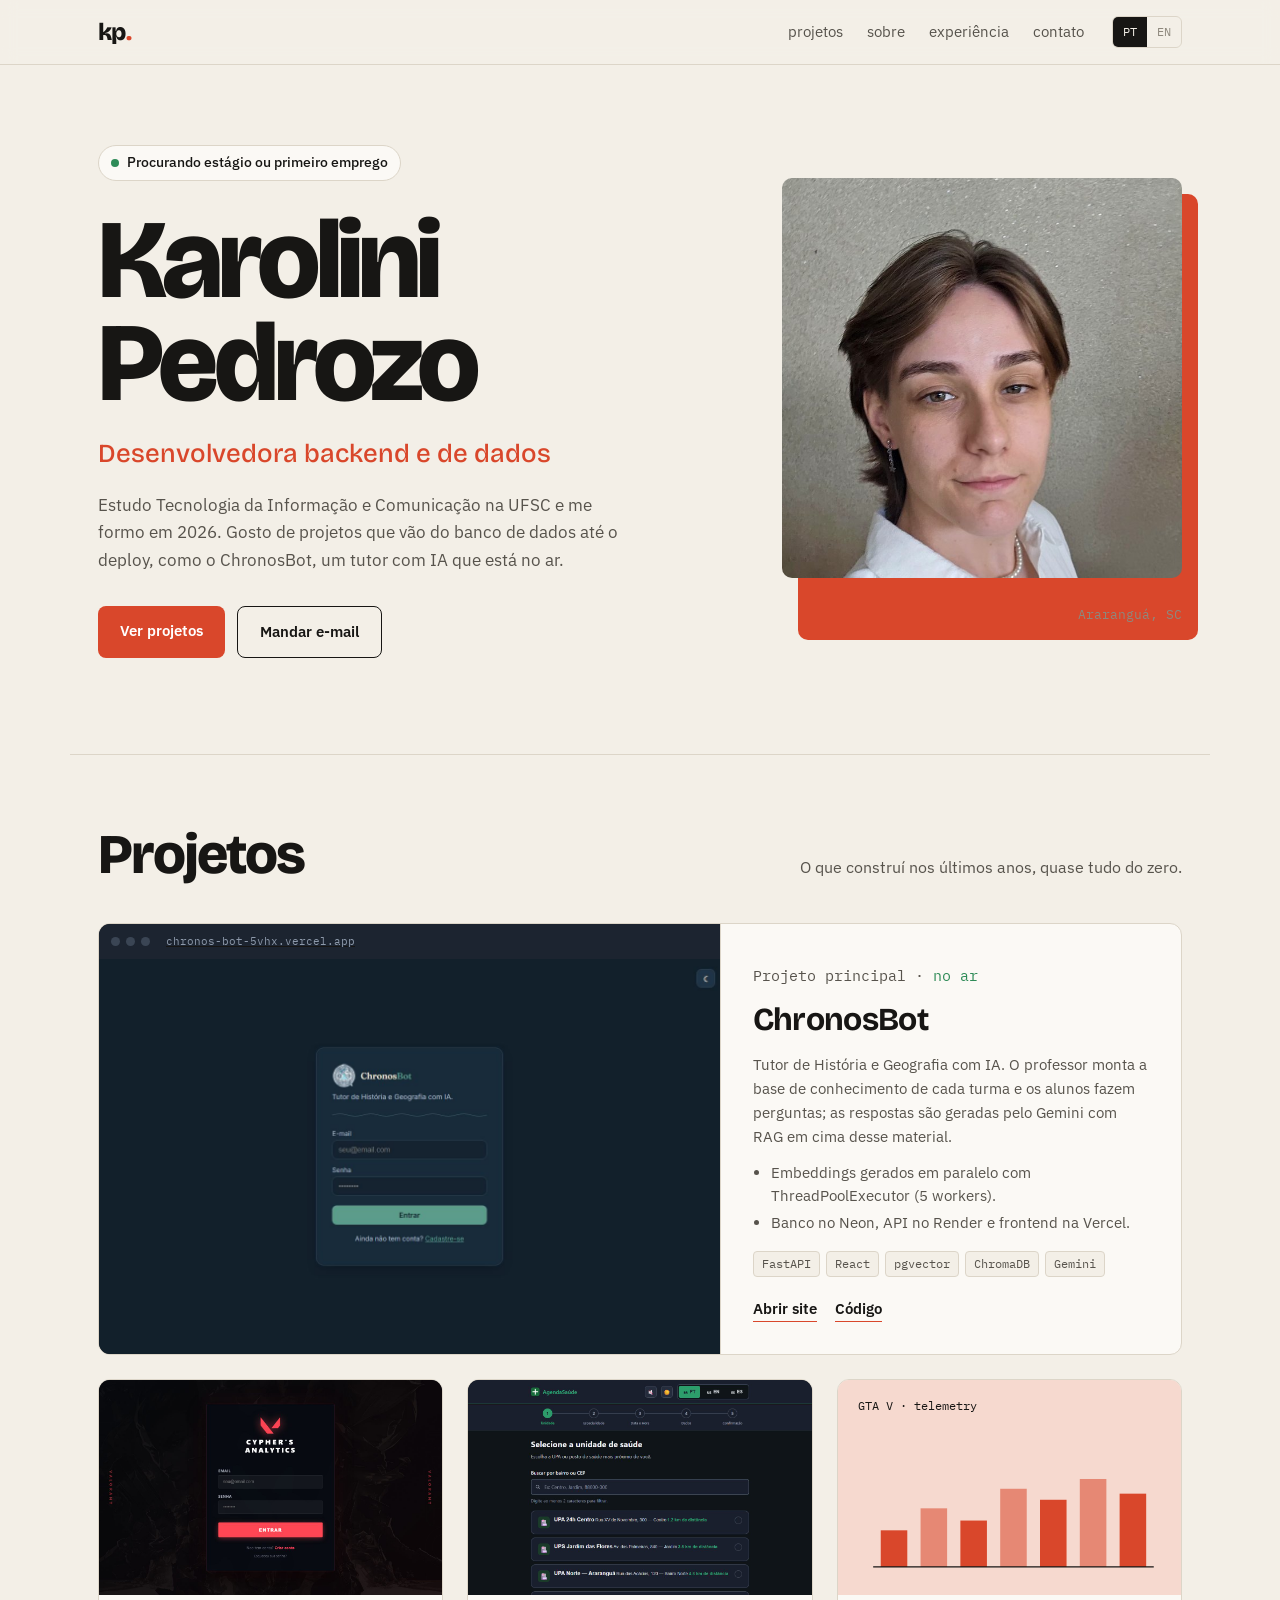
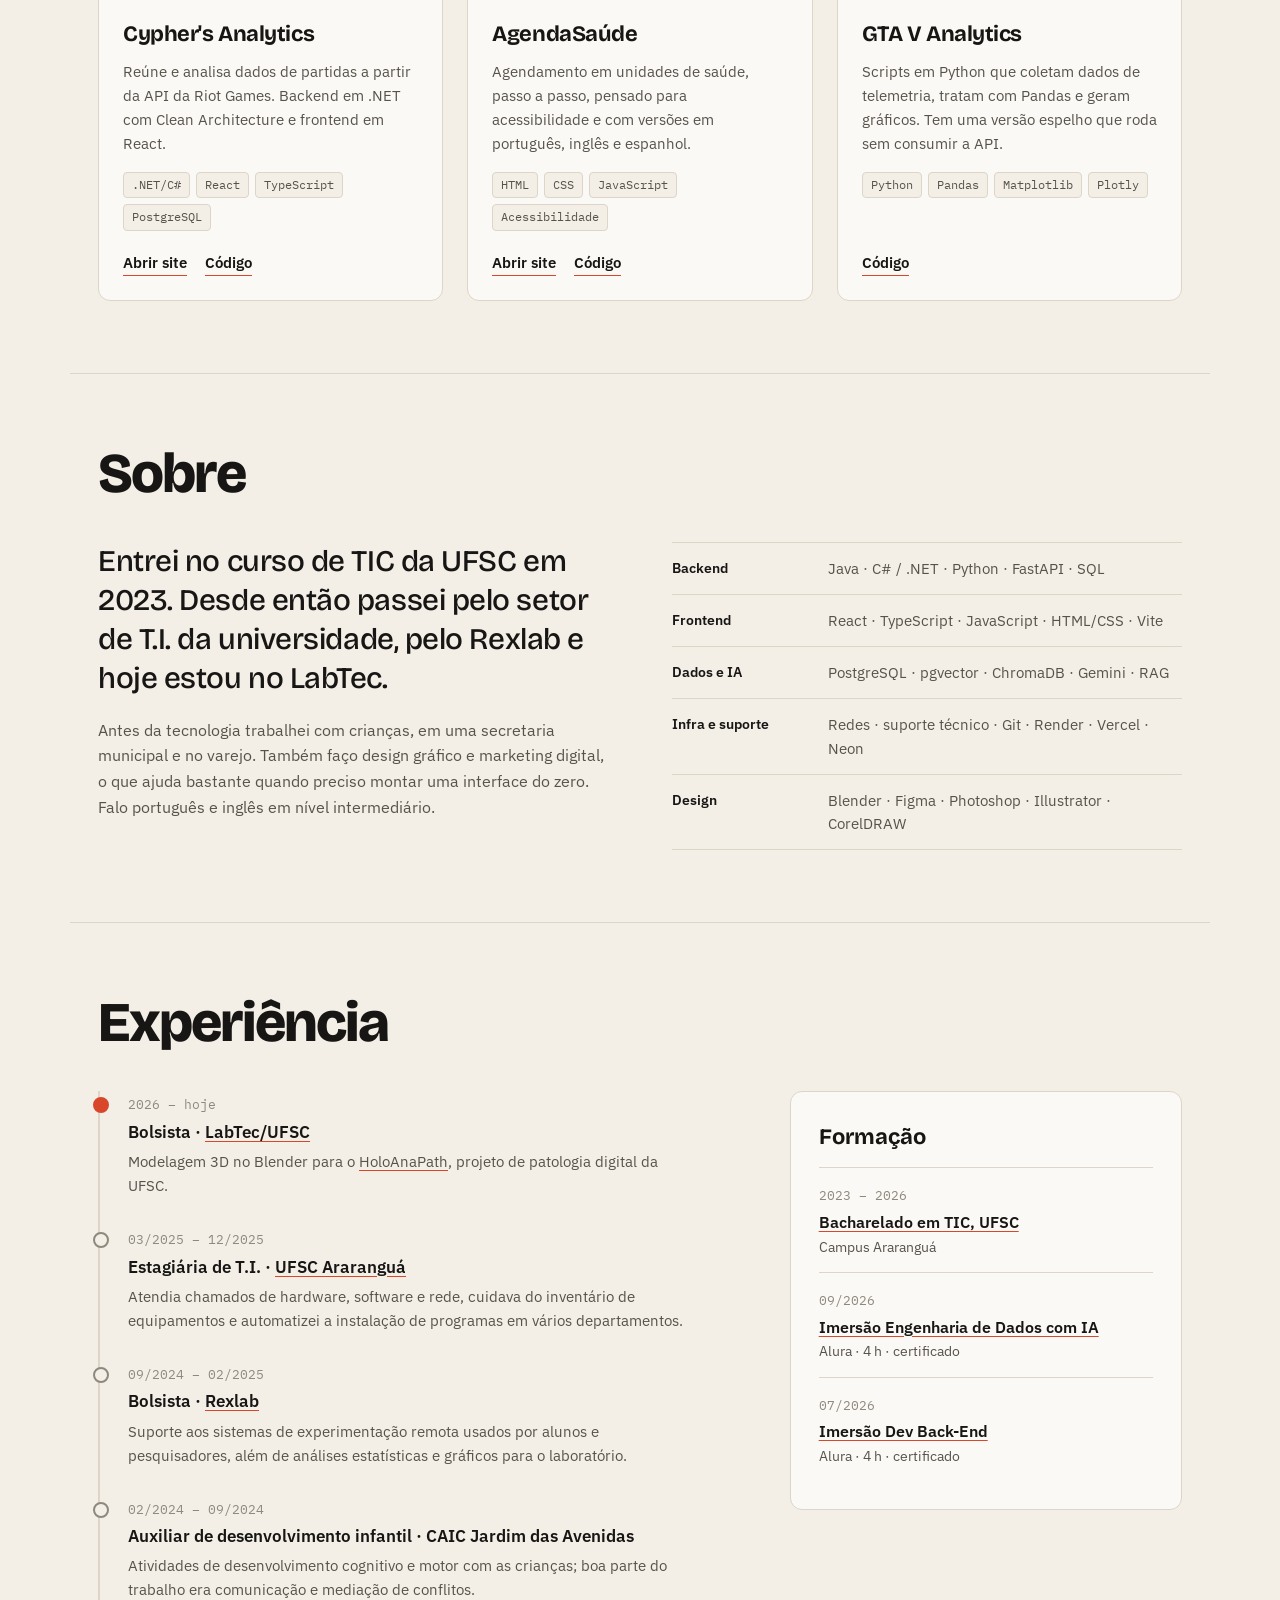
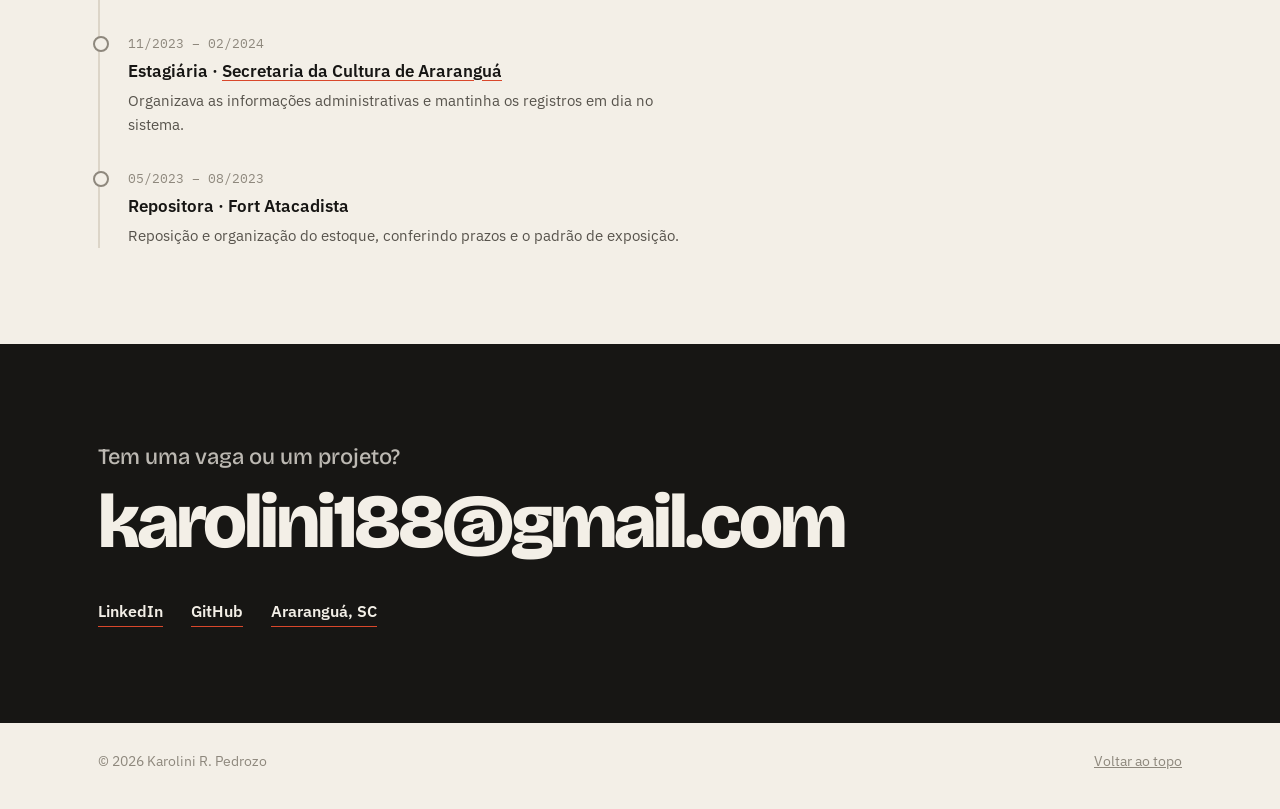
<file: index.html>
<!DOCTYPE html>
<html lang="pt-BR" id="htmlRoot">
<head>
<meta charset="UTF-8">
<meta name="viewport" content="width=device-width, initial-scale=1.0">
<title>Karolini R. Pedrozo · Portfólio</title>
<meta name="description" content="Portfólio de Karolini Ronzani Pedrozo, estudante de TIC na UFSC. Backend, dados e projetos com IA.">
<link rel="preconnect" href="https://fonts.googleapis.com">
<link rel="preconnect" href="https://fonts.gstatic.com" crossorigin>
<link href="https://fonts.googleapis.com/css2?family=Bricolage+Grotesque:opsz,wght@12..96,500;12..96,700;12..96,800&family=IBM+Plex+Sans:wght@400;500;600&family=IBM+Plex+Mono:wght@400;500&display=swap" rel="stylesheet">
<link rel="stylesheet" href="css/style.css">
</head>
<body>

<header class="site-header">
  <div class="wrap header-bar">
    <a class="mark" href="#top" aria-label="Início">kp<span>.</span></a>
    <nav>
      <a href="#projetos" data-i18n="nav.projects">projetos</a>
      <a href="#sobre" data-i18n="nav.about">sobre</a>
      <a href="#experiencia" data-i18n="nav.experience">experiência</a>
      <a href="#contato" data-i18n="nav.contact">contato</a>
    </nav>
    <div class="lang-toggle" role="group" aria-label="Idioma / Language">
      <button id="btnPt" aria-pressed="true">PT</button>
      <button id="btnEn" aria-pressed="false">EN</button>
    </div>
  </div>
</header>

<main id="top">

  <section class="hero wrap">
    <div class="hero-text">
      <p class="status"><span class="dot" aria-hidden="true"></span><span data-i18n="hero.status">Procurando estágio ou primeiro emprego</span></p>
      <h1>Karolini<br>Pedrozo</h1>
      <p class="hero-role" data-i18n="hero.role">Desenvolvedora backend e de dados</p>
      <p class="hero-lead" data-i18n="hero.lead">Estudo Tecnologia da Informação e Comunicação na UFSC e me formo em 2026. Gosto de projetos que vão do banco de dados até o deploy, como o ChronosBot, um tutor com IA que está no ar.</p>
      <div class="hero-actions">
        <a class="btn btn-solid" href="#projetos" data-i18n="hero.cta1">Ver projetos</a>
        <a class="btn btn-line" href="mailto:karolini188@gmail.com" data-i18n="hero.cta2">Mandar e-mail</a>
      </div>
    </div>
    <figure class="hero-photo">
      <img src="img/foto.jpg" alt="Foto de Karolini R. Pedrozo" data-i18n-alt="about.alt" width="700" height="700">
      <figcaption>Araranguá, SC</figcaption>
    </figure>
  </section>

  <section id="projetos" class="wrap block">
    <div class="block-head">
      <h2 data-i18n="projects.h2">Projetos</h2>
      <p data-i18n="projects.p">O que construí nos últimos anos, quase tudo do zero.</p>
    </div>

    <article class="project featured">
      <a class="shot" href="https://chronos-bot-5vhx.vercel.app/" target="_blank" rel="noopener" tabindex="-1" aria-hidden="true">
        <span class="shot-bar"><i></i><i></i><i></i><span>chronos-bot-5vhx.vercel.app</span></span>
        <img src="img/chronos.jpg" alt="" loading="lazy" width="1280" height="800">
      </a>
      <div class="project-body">
        <p class="kicker"><span data-i18n="projects.chronos.kicker">Projeto principal</span> · <span class="live" data-i18n="projects.live">no ar</span></p>
        <h3><a href="https://chronos-bot-5vhx.vercel.app/" target="_blank" rel="noopener">ChronosBot</a></h3>
        <p data-i18n="projects.chronos.desc">Tutor de História e Geografia com IA. O professor monta a base de conhecimento de cada turma e os alunos fazem perguntas; as respostas são geradas pelo Gemini com RAG em cima desse material.</p>
        <ul>
          <li data-i18n="projects.chronos.h1">Embeddings gerados em paralelo com ThreadPoolExecutor (5 workers).</li>
          <li data-i18n="projects.chronos.h2">Banco no Neon, API no Render e frontend na Vercel.</li>
        </ul>
        <div class="tags"><span>FastAPI</span><span>React</span><span>pgvector</span><span>ChromaDB</span><span>Gemini</span></div>
        <div class="project-links">
          <a href="https://chronos-bot-5vhx.vercel.app/" target="_blank" rel="noopener" data-i18n="projects.site">Abrir site</a>
          <a href="https://github.com/KaroliniRPedrozo/ChronosBot" target="_blank" rel="noopener" data-i18n="projects.code">Código</a>
        </div>
      </div>
    </article>

    <div class="project-grid">
      <article class="project">
        <a class="shot" href="https://cyphers-analytics.vercel.app/" target="_blank" rel="noopener" tabindex="-1" aria-hidden="true">
          <img src="img/cyphers.jpg" alt="" loading="lazy" width="1280" height="800">
        </a>
        <div class="project-body">
          <h3><a href="https://cyphers-analytics.vercel.app/" target="_blank" rel="noopener">Cypher's Analytics</a></h3>
          <p data-i18n="projects.cyphers.desc">Reúne e analisa dados de partidas a partir da API da Riot Games. Backend em .NET com Clean Architecture e frontend em React.</p>
          <div class="tags"><span>.NET/C#</span><span>React</span><span>TypeScript</span><span>PostgreSQL</span></div>
          <div class="project-links">
            <a href="https://cyphers-analytics.vercel.app/" target="_blank" rel="noopener" data-i18n="projects.site">Abrir site</a>
            <a href="https://github.com/KaroliniRPedrozo/CyphersAnalytics" target="_blank" rel="noopener" data-i18n="projects.code">Código</a>
          </div>
        </div>
      </article>

      <article class="project">
        <a class="shot" href="https://karolinirpedrozo.github.io/AgendaSaude/" target="_blank" rel="noopener" tabindex="-1" aria-hidden="true">
          <img src="img/agenda.jpg" alt="" loading="lazy" width="1280" height="800">
        </a>
        <div class="project-body">
          <h3><a href="https://karolinirpedrozo.github.io/AgendaSaude/" target="_blank" rel="noopener">AgendaSaúde</a></h3>
          <p data-i18n="projects.agenda.desc">Agendamento em unidades de saúde, passo a passo, pensado para acessibilidade e com versões em português, inglês e espanhol.</p>
          <div class="tags"><span>HTML</span><span>CSS</span><span>JavaScript</span><span data-i18n="projects.agenda.tag">Acessibilidade</span></div>
          <div class="project-links">
            <a href="https://karolinirpedrozo.github.io/AgendaSaude/" target="_blank" rel="noopener" data-i18n="projects.site">Abrir site</a>
            <a href="https://github.com/KaroliniRPedrozo/IHC-Acessibilidade" target="_blank" rel="noopener" data-i18n="projects.code">Código</a>
          </div>
        </div>
      </article>

      <article class="project">
        <a class="shot shot-chart" href="https://github.com/KaroliniRPedrozo/GTA-V-Charts-With-API" target="_blank" rel="noopener" tabindex="-1" aria-hidden="true">
          <svg viewBox="0 0 320 200" preserveAspectRatio="none">
            <g class="bars"><rect x="24" y="120" width="28" height="60"/><rect x="66" y="84" width="28" height="96"/><rect x="108" y="104" width="28" height="76"/><rect x="150" y="52" width="28" height="128"/><rect x="192" y="70" width="28" height="110"/><rect x="234" y="36" width="28" height="144"/><rect x="276" y="60" width="28" height="120"/></g>
            <line x1="16" y1="180" x2="312" y2="180"/>
          </svg>
          <span class="chart-label">GTA V · telemetry</span>
        </a>
        <div class="project-body">
          <h3><a href="https://github.com/KaroliniRPedrozo/GTA-V-Charts-With-API" target="_blank" rel="noopener">GTA V Analytics</a></h3>
          <p data-i18n="projects.gta.desc">Scripts em Python que coletam dados de telemetria, tratam com Pandas e geram gráficos. Tem uma versão espelho que roda sem consumir a API.</p>
          <div class="tags"><span>Python</span><span>Pandas</span><span>Matplotlib</span><span>Plotly</span></div>
          <div class="project-links">
            <a href="https://github.com/KaroliniRPedrozo/GTA-V-Charts-With-API" target="_blank" rel="noopener" data-i18n="projects.code">Código</a>
          </div>
        </div>
      </article>
    </div>
  </section>

  <section id="sobre" class="wrap block about">
    <div class="block-head">
      <h2 data-i18n="about.h2">Sobre</h2>
    </div>
    <div class="about-text">
      <p class="big" data-i18n="about.p1">Entrei no curso de TIC da UFSC em 2023. Desde então passei pelo setor de T.I. da universidade, pelo Rexlab e hoje estou no LabTec.</p>
      <p data-i18n="about.p2">Antes da tecnologia trabalhei com crianças, em uma secretaria municipal e no varejo. Também faço design gráfico e marketing digital, o que ajuda bastante quando preciso montar uma interface do zero. Falo português e inglês em nível intermediário.</p>
    </div>
    <div class="tools">
      <div><h3>Backend</h3><p>Java · C# / .NET · Python · FastAPI · SQL</p></div>
      <div><h3>Frontend</h3><p>React · TypeScript · JavaScript · HTML/CSS · Vite</p></div>
      <div><h3 data-i18n="tools.data">Dados e IA</h3><p>PostgreSQL · pgvector · ChromaDB · Gemini · RAG</p></div>
      <div><h3 data-i18n="tools.infra">Infra e suporte</h3><p data-i18n="tools.infra.v">Redes · suporte técnico · Git · Render · Vercel · Neon</p></div>
      <div><h3>Design</h3><p>Blender · Figma · Photoshop · Illustrator · CorelDRAW</p></div>
    </div>
  </section>

  <section id="experiencia" class="wrap block">
    <div class="block-head">
      <h2 data-i18n="exp.h2">Experiência</h2>
    </div>
    <div class="cv">
      <ol class="entries">
        <li>
          <span class="when" data-i18n="exp.labtec.date">2026 – hoje</span>
          <h3 data-i18n="exp.labtec.title">Bolsista · <a href="https://labtec.ufsc.br/" target="_blank" rel="noopener">LabTec/UFSC</a></h3>
          <p data-i18n="exp.labtec.desc">Modelagem 3D no Blender para o <a href="https://holoanapath.ufsc.br/" target="_blank" rel="noopener">HoloAnaPath</a>, projeto de patologia digital da UFSC.</p>
        </li>
        <li>
          <span class="when">03/2025 – 12/2025</span>
          <h3 data-i18n="exp.ti.title">Estagiária de T.I. · <a href="https://sti.ararangua.ufsc.br/" target="_blank" rel="noopener">UFSC Araranguá</a></h3>
          <p data-i18n="exp.ti.desc">Atendia chamados de hardware, software e rede, cuidava do inventário de equipamentos e automatizei a instalação de programas em vários departamentos.</p>
        </li>
        <li>
          <span class="when">09/2024 – 02/2025</span>
          <h3 data-i18n="exp.rexlab.title">Bolsista · <a href="https://rexlab.ufsc.br/" target="_blank" rel="noopener">Rexlab</a></h3>
          <p data-i18n="exp.rexlab.desc">Suporte aos sistemas de experimentação remota usados por alunos e pesquisadores, além de análises estatísticas e gráficos para o laboratório.</p>
        </li>
        <li>
          <span class="when">02/2024 – 09/2024</span>
          <h3 data-i18n="exp.caic.title">Auxiliar de desenvolvimento infantil · CAIC Jardim das Avenidas</h3>
          <p data-i18n="exp.caic.desc">Atividades de desenvolvimento cognitivo e motor com as crianças; boa parte do trabalho era comunicação e mediação de conflitos.</p>
        </li>
        <li>
          <span class="when">11/2023 – 02/2024</span>
          <h3 data-i18n="exp.cultura.title">Estagiária · <a href="https://ararangua.sc.gov.br/secretaria-de-educacao-cultura-e-esportes-departamento-de-cultura/" target="_blank" rel="noopener">Secretaria da Cultura de Araranguá</a></h3>
          <p data-i18n="exp.cultura.desc">Organizava as informações administrativas e mantinha os registros em dia no sistema.</p>
        </li>
        <li>
          <span class="when">05/2023 – 08/2023</span>
          <h3 data-i18n="exp.fort.title">Repositora · Fort Atacadista</h3>
          <p data-i18n="exp.fort.desc">Reposição e organização do estoque, conferindo prazos e o padrão de exposição.</p>
        </li>
      </ol>

      <aside class="edu">
        <h3 class="edu-title" data-i18n="edu.h2">Formação</h3>
        <div class="edu-item">
          <span class="when">2023 – 2026</span>
          <p class="edu-name"><a href="https://tic.ufsc.br/" target="_blank" rel="noopener" data-i18n="edu.grad.title">Bacharelado em TIC, UFSC</a></p>
          <p class="edu-meta" data-i18n="edu.grad.meta">Campus Araranguá</p>
        </div>
        <div class="edu-item">
          <span class="when">09/2026</span>
          <p class="edu-name"><a href="https://cursos.alura.com.br/immersion/certificate/870fbf79-d404-41a5-aa83-09f646d0f03c" target="_blank" rel="noopener" data-i18n="edu.dados.title">Imersão Engenharia de Dados com IA</a></p>
          <p class="edu-meta" data-i18n="edu.meta">Alura · 4 h · certificado</p>
        </div>
        <div class="edu-item">
          <span class="when">07/2026</span>
          <p class="edu-name"><a href="https://cursos.alura.com.br/immersion/certificate/513eef50-46ef-4b8c-b30c-eafadacb5631" target="_blank" rel="noopener" data-i18n="edu.backend.title">Imersão Dev Back-End</a></p>
          <p class="edu-meta" data-i18n="edu.meta">Alura · 4 h · certificado</p>
        </div>
      </aside>
    </div>
  </section>

  <section id="contato" class="contact">
    <div class="wrap">
      <p class="contact-kicker" data-i18n="contact.kicker">Tem uma vaga ou um projeto?</p>
      <a class="contact-email" href="mailto:karolini188@gmail.com">karolini188@gmail.com</a>
      <div class="contact-links">
        <a href="https://www.linkedin.com/in/karolini-ronzani-pedrozo-48124b268/" target="_blank" rel="noopener">LinkedIn</a>
        <a href="https://github.com/KaroliniRPedrozo" target="_blank" rel="noopener">GitHub</a>
        <a href="https://maps.app.goo.gl/suQ3AZUwepTVWQcE9" target="_blank" rel="noopener" data-i18n="contact.where">Araranguá, SC</a>
      </div>
    </div>
  </section>

</main>

<footer class="wrap site-footer">
  <span>© 2026 Karolini R. Pedrozo</span>
  <a href="#top" data-i18n="footer.top">Voltar ao topo</a>
</footer>

<script src="js/main.js"></script>
</body>
</html>
</file>
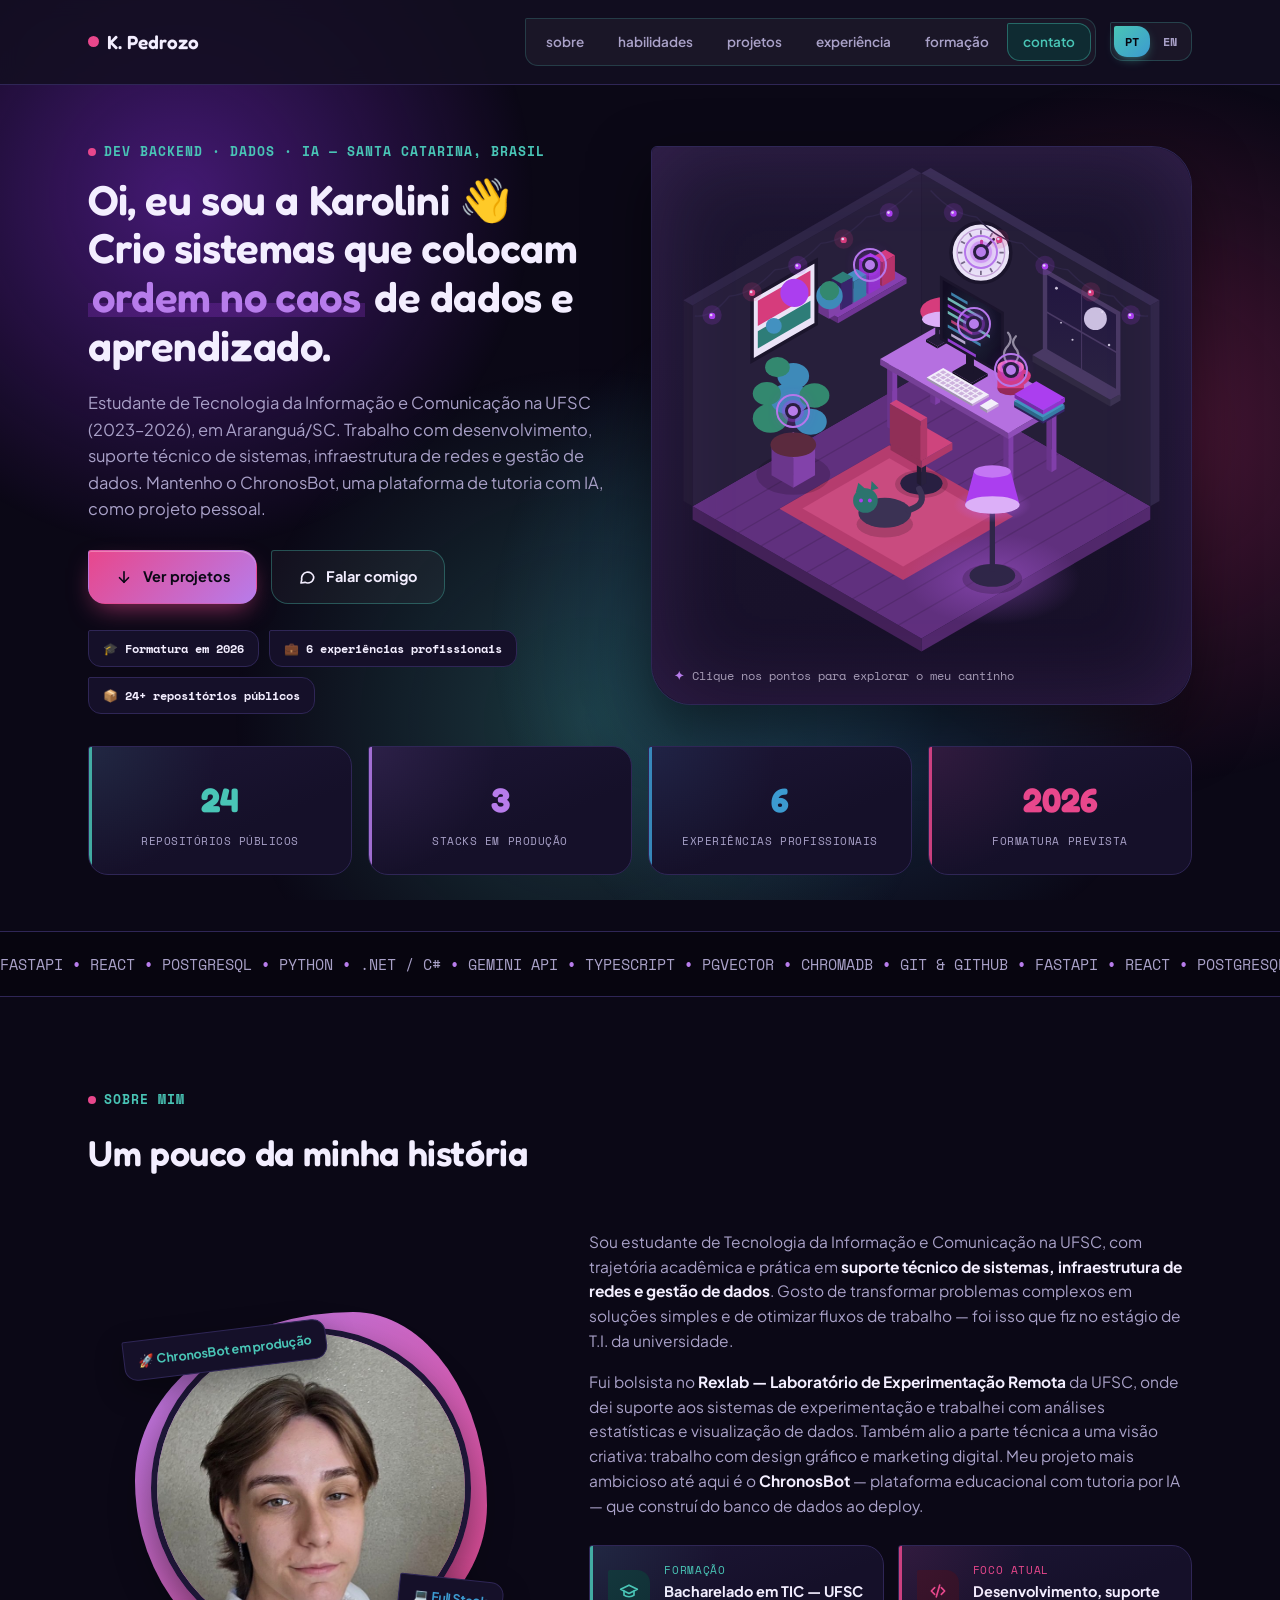
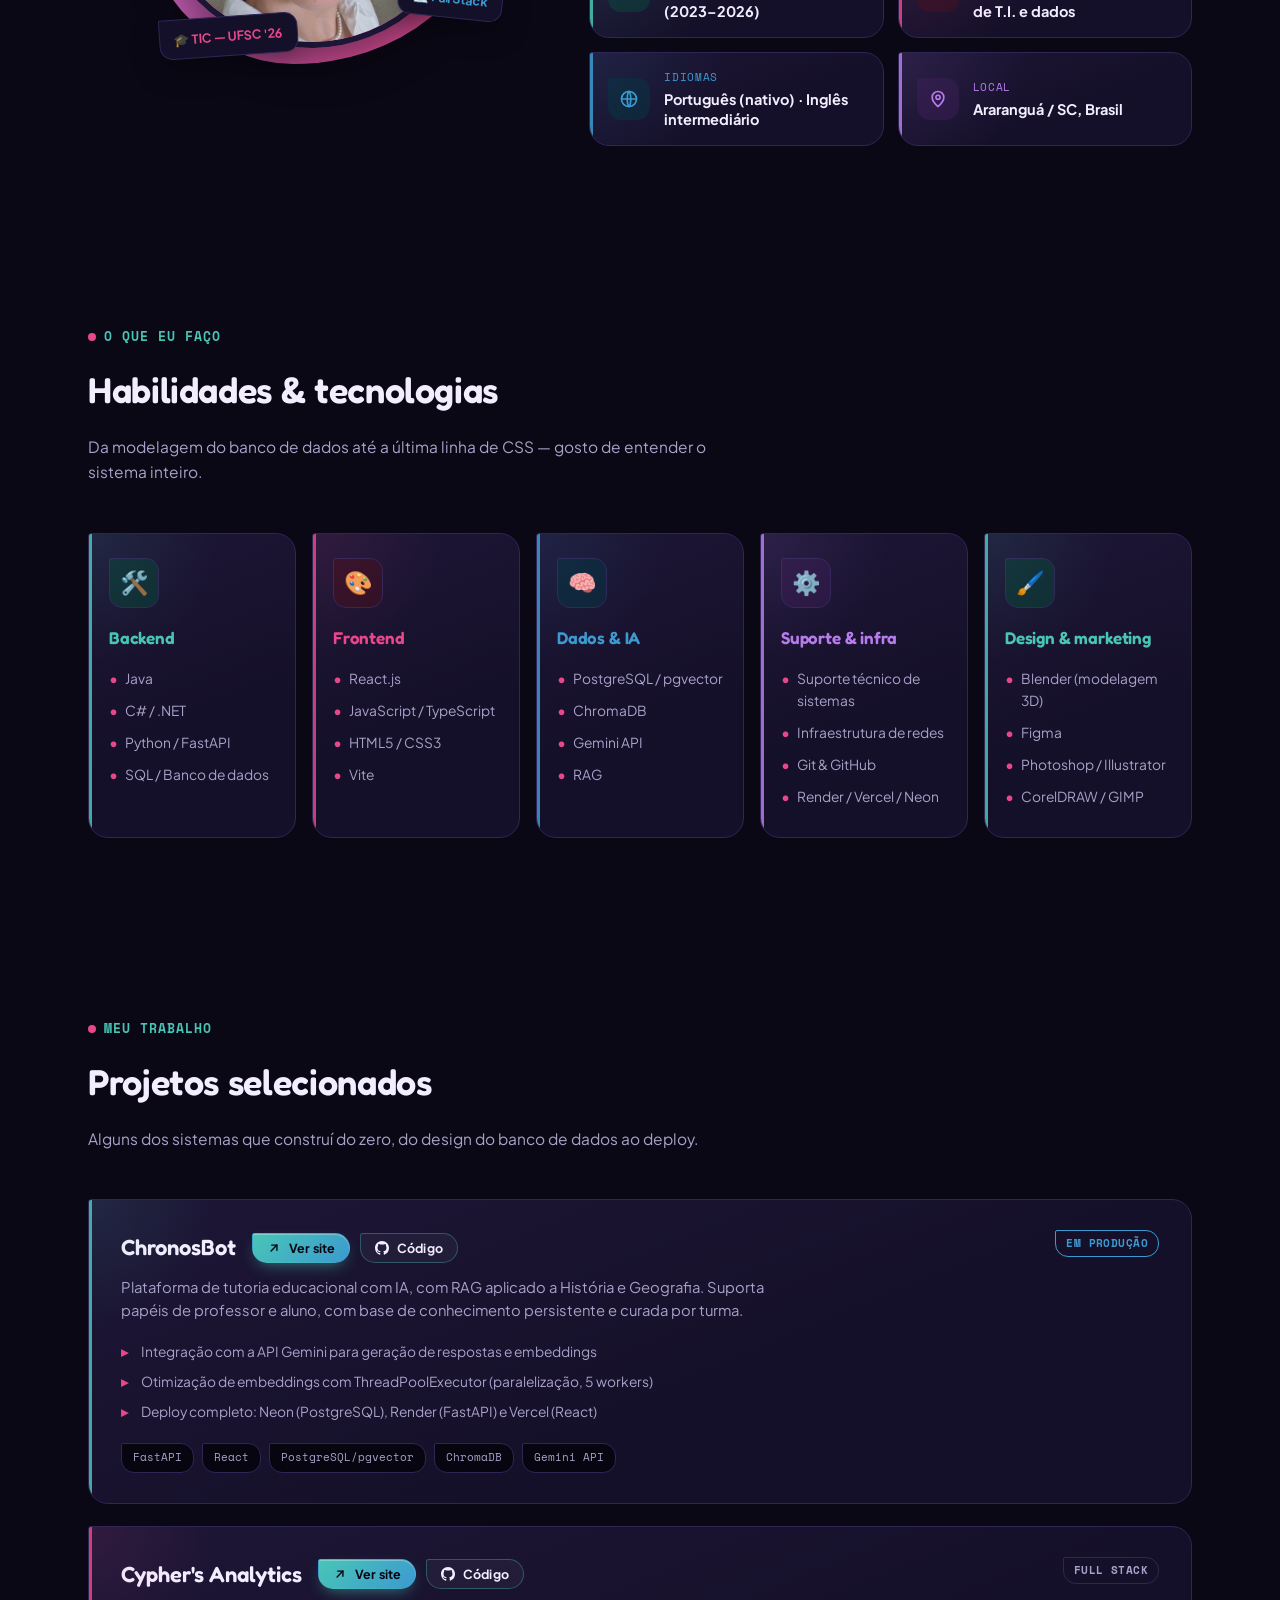
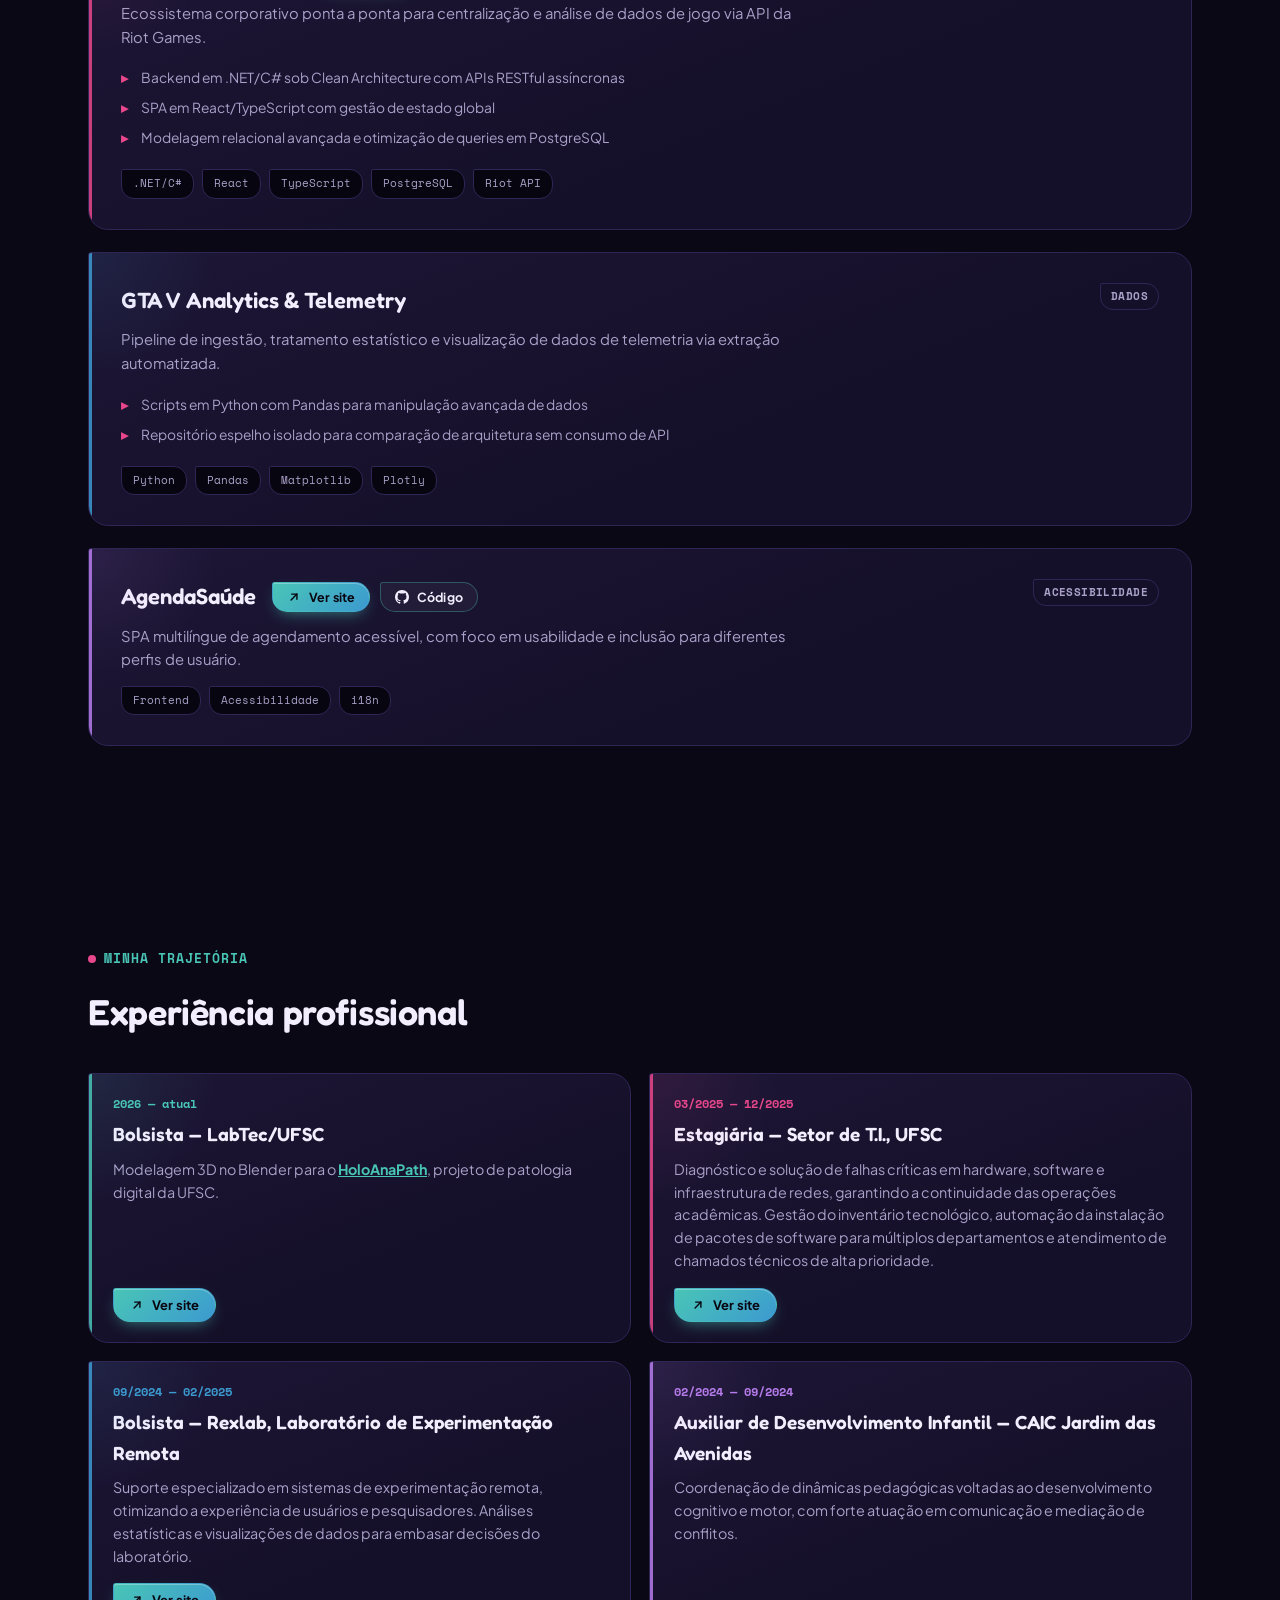
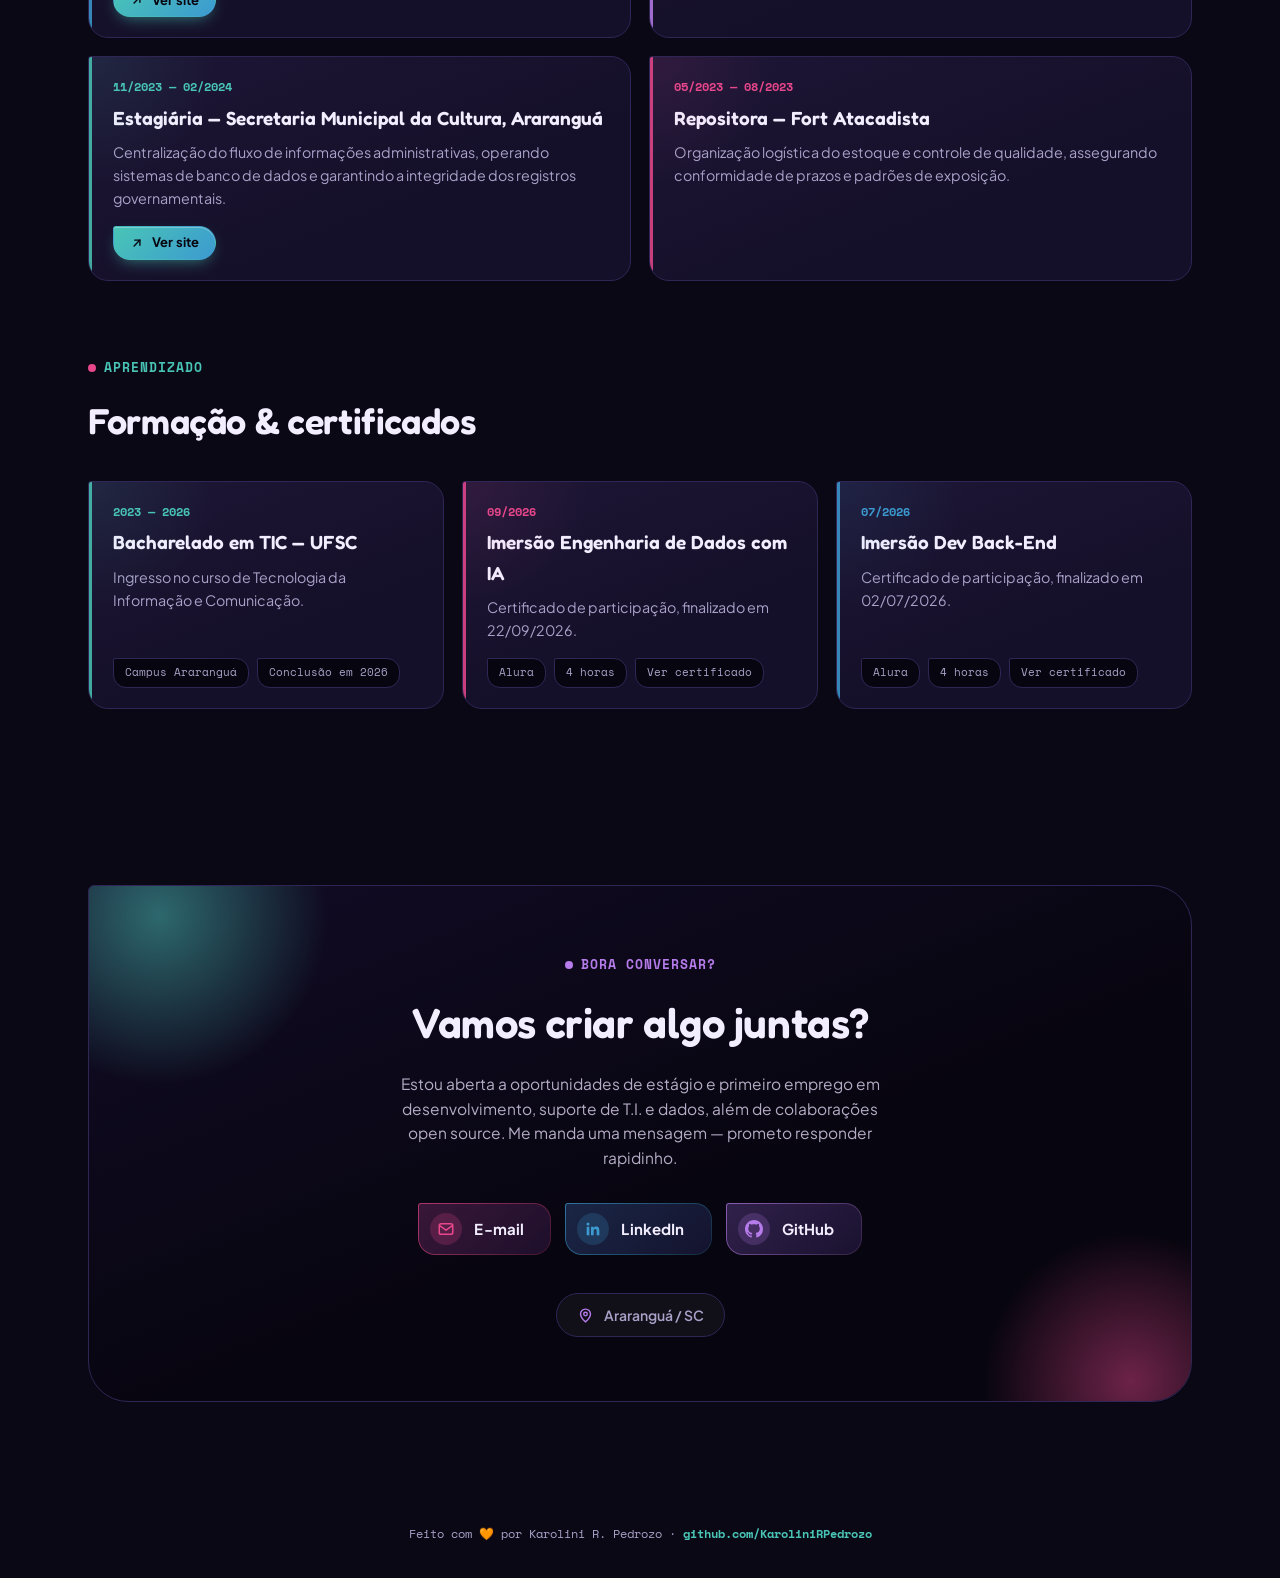
<file: index_1.html>
<!DOCTYPE html>
<html lang="pt-BR" id="htmlRoot">
<head>
<meta charset="UTF-8">
<meta name="viewport" content="width=device-width, initial-scale=1.0">
<title>Karolini R. Pedrozo — Backend & Data Developer</title>
<meta name="description" content="Portfólio de Karolini Ronzani Pedrozo — desenvolvedora full stack focada em backend, dados e IA aplicada.">
<style>
  @import url('https://fonts.googleapis.com/css2?family=Fredoka:wght@500;600;700&family=Plus+Jakarta+Sans:ital,wght@0,400;0,500;0,600;0,700;0,800;1,500&family=Space+Mono:wght@400;700&display=swap');

  :root{
    --cream:#0B0816;
    --paper:#151029;
    --paper-2:#1D1636;
    --ink:#F3EEFF;
    --ink-soft:#A9A1C8;
    --line:#2F2656;

    --night:#07050F;
    --night-2:#120C26;

    --violet:#49C5B6;       /* acento principal (teal da paleta) */
    --violet-soft:#0F2B32;
    --coral:#E8478C;        /* hibiscus / magenta neon */
    --coral-soft:#2D1024;
    --sun:#B77CEB;          /* wisteria / roxo neon */
    --sun-soft:#27163F;
    --mint:#3C9AD0;         /* azul da paleta */
    --mint-soft:#0E2236;

    --display:'Fredoka', sans-serif;
    --body:'Plus Jakarta Sans', sans-serif;
    --mono:'Space Mono', monospace;

    --r-sm:12px; --r-md:20px; --r-lg:28px; --r-xl:40px; --r-full:999px;
    --r-card:3px 20px 20px 20px;
    --r-chip:2px 13px 13px 13px;
    --r-btn:3px 17px 17px 17px;
    --shadow:0 10px 28px rgba(0,0,0,.34);
    --shadow-hover:0 18px 40px rgba(0,0,0,.46);
  }
  *{margin:0;padding:0;box-sizing:border-box;}
  html{scroll-behavior:smooth;}
  body{
    background:var(--cream); color:var(--ink); font-family:var(--body);
    line-height:1.6; overflow-x:hidden; -webkit-font-smoothing:antialiased;
  }
  ::selection{background:var(--sun); color:#130e21;}
  a{color:inherit;}
  img{display:block; max-width:100%;}
  button{font:inherit; cursor:pointer;}
  :focus-visible{outline:3px solid var(--violet); outline-offset:3px; border-radius:6px;}

  .wrap{max-width:1160px; margin:0 auto; padding:0 28px;}

  /* Lit panel: cut top-left corner + a vertical light rail on the left edge.
     Replaces the old rounded card with a colour bar across the top. */
  .panel{
    position:relative; background:linear-gradient(158deg, var(--paper-2) 0%, var(--paper) 62%);
    border:1px solid var(--line); border-radius:var(--r-card); overflow:hidden;
    transition:transform .2s ease, box-shadow .2s ease, border-color .2s ease;
  }
  .panel::before{
    content:''; position:absolute; left:0; top:0; bottom:0; width:3px;
    background:var(--rail, var(--violet)); opacity:.85; transition:opacity .2s ease, width .2s ease;
  }
  .panel::after{
    content:''; position:absolute; left:0; top:0; width:130px; height:130px; pointer-events:none;
    background:radial-gradient(circle at 0 0, var(--rail, var(--violet)) 0%, transparent 70%);
    opacity:.10; transition:opacity .2s ease;
  }
  .panel:hover{transform:translateY(-4px); border-color:var(--rail, var(--violet)); box-shadow:var(--shadow-hover);}
  .panel:hover::before{width:5px; opacity:1;}
  .panel:hover::after{opacity:.20;}

  .js .reveal{opacity:0; transform:translateY(22px); transition:opacity .7s cubic-bezier(.2,.7,.3,1), transform .7s cubic-bezier(.2,.7,.3,1);}
  .js .reveal.in{opacity:1; transform:translateY(0);}

  .eyebrow{
    font-family:var(--mono); font-size:12.5px; letter-spacing:.08em; text-transform:uppercase;
    color:var(--violet); display:inline-flex; align-items:center; gap:8px; margin-bottom:14px; font-weight:700;
  }
  .eyebrow::before{content:''; width:8px; height:8px; border-radius:50%; background:var(--coral); display:inline-block;}

  h1,h2,h3{font-family:var(--display); font-weight:600; letter-spacing:-.01em;}
  .hl{
    color:var(--sun);
    background-image:linear-gradient(120deg, rgba(171,62,239,.22) 0%, rgba(171,62,239,.22) 100%);
    background-repeat:no-repeat; background-size:100% 28%; background-position:0 88%;
    padding:0 4px; border-radius:3px;
  }

  /* ---------- Header ---------- */
  header{
    position:sticky; top:0; z-index:60;
    background:rgba(19,14,33,.86); backdrop-filter:blur(10px);
    border-bottom:1px solid var(--line);
  }
  .header-bar{
    display:flex; justify-content:space-between; align-items:center;
    padding-top:18px; padding-bottom:18px; position:relative;
  }
  .logo{font-family:var(--display); font-weight:600; font-size:19px; text-decoration:none; display:flex; align-items:center; gap:8px;}
  .logo .dot{width:11px; height:11px; border-radius:50%; background:var(--coral);}
  .header-right{display:flex; align-items:center; gap:14px;}
  nav{display:flex; gap:2px; background:var(--paper); border:1px solid var(--line); border-radius:var(--r-chip); padding:4px;}
  nav a{font-weight:600; font-size:13.5px; text-decoration:none; color:var(--ink-soft); padding:8px 16px; border-radius:var(--r-chip); transition:all .2s;}
  nav a:hover{color:var(--ink); background:var(--violet-soft);}
  .lang-toggle{display:flex; border:1px solid var(--line); border-radius:var(--r-chip); overflow:hidden; background:var(--paper);}
  .lang-toggle button{background:none; border:none; color:var(--ink-soft); padding:8px 13px; font-family:var(--mono); font-size:12px; font-weight:700; transition:all .2s;}
  .lang-toggle button.active{background:var(--ink); color:var(--cream);}
  .lang-toggle button:not(.active):hover{color:var(--violet);}
  /* ---------- Mobile nav toggle (hidden on desktop) ---------- */
  .nav-toggle{display:none; background:var(--paper); border:1px solid var(--line); border-radius:var(--r-chip); width:42px; height:42px; align-items:center; justify-content:center; flex-shrink:0;}
  .nav-toggle span, .nav-toggle span::before, .nav-toggle span::after{
    content:''; display:block; width:18px; height:2px; background:var(--ink); border-radius:2px;
    position:relative; transition:transform .2s ease, opacity .2s ease;
  }
  .nav-toggle span::before{position:absolute; top:-6px;}
  .nav-toggle span::after{position:absolute; top:6px;}
  .nav-toggle[aria-expanded="true"] span{background:transparent;}
  .nav-toggle[aria-expanded="true"] span::before{transform:translateY(6px) rotate(45deg);}
  .nav-toggle[aria-expanded="true"] span::after{transform:translateY(-6px) rotate(-45deg);}

  /* ---------- Buttons ---------- */
  .btn{
    font-weight:700; font-size:14.5px; padding:14px 26px; text-decoration:none;
    border-radius:var(--r-btn); display:inline-flex; align-items:center; gap:8px;
    transition:transform .18s ease, box-shadow .18s ease, background .18s ease, color .18s ease; border:2px solid transparent;
  }
  .btn.primary{background:var(--coral); color:#110a16; box-shadow:0 8px 20px rgba(214,60,124,.32);}
  .btn.primary:hover{transform:translateY(-3px) rotate(-.5deg); box-shadow:0 14px 26px rgba(214,60,124,.38);}
  .btn.ghost{background:var(--paper); color:var(--ink); border-color:var(--line);}
  .btn.ghost:hover{transform:translateY(-3px) rotate(.5deg); background:var(--ink); color:var(--cream);}

  /* ---------- Ambient aurora: slow drifting colour flow behind the whole page ---------- */
  .aurora{position:fixed; inset:0; z-index:0; overflow:hidden; pointer-events:none;}
  .aurora span{
    position:absolute; width:56vw; height:56vw; min-width:420px; min-height:420px;
    border-radius:50%; will-change:transform; backface-visibility:hidden;
  }
  .aurora .a1{background:radial-gradient(circle, rgba(153,51,255,.40) 0%, rgba(153,51,255,0) 70%);
    top:-18%; left:-14%; animation:auroraA 34s ease-in-out infinite alternate;}
  .aurora .a2{background:radial-gradient(circle, rgba(224,55,127,.30) 0%, rgba(224,55,127,0) 70%);
    top:8%; right:-18%; animation:auroraB 40s ease-in-out infinite alternate;}
  .aurora .a3{background:radial-gradient(circle, rgba(73,197,182,.26) 0%, rgba(73,197,182,0) 70%);
    bottom:-20%; left:18%; animation:auroraC 46s ease-in-out infinite alternate;}
  .aurora .a4{background:radial-gradient(circle, rgba(60,154,208,.30) 0%, rgba(60,154,208,0) 70%);
    bottom:-10%; right:6%; animation:auroraD 38s ease-in-out infinite alternate;}
  @keyframes auroraA{0%{transform:translate(0,0) scale(1);}100%{transform:translate(9vw,7vh) scale(1.14);}}
  @keyframes auroraB{0%{transform:translate(0,0) scale(1);}100%{transform:translate(-8vw,10vh) scale(1.1);}}
  @keyframes auroraC{0%{transform:translate(0,0) scale(1);}100%{transform:translate(7vw,-9vh) scale(1.16);}}
  @keyframes auroraD{0%{transform:translate(0,0) scale(1);}100%{transform:translate(-6vw,-8vh) scale(1.08);}}
  @media (prefers-reduced-motion: reduce){
    .aurora span{animation:none !important;}
  }

  /* ---------- Hero + isometric room ---------- */
  .wrap, .marquee-band{position:relative; z-index:1;}
  .hero{padding:52px 0 32px; display:grid; grid-template-columns:1fr 1.05fr; gap:48px; align-items:center;}
  .hero h1{font-size:clamp(30px,3.5vw,42px); line-height:1.16;}
  .wave{display:inline-block; animation:wave 2.4s ease-in-out infinite; transform-origin:70% 70%;}
  @keyframes wave{0%,100%{transform:rotate(0)}15%{transform:rotate(16deg)}30%{transform:rotate(-8deg)}45%{transform:rotate(14deg)}60%{transform:rotate(0)}}
  .hero p.lead{margin-top:20px; max-width:520px; color:var(--ink-soft); font-size:16.5px;}
  .hero-actions{margin-top:28px; display:flex; gap:14px; flex-wrap:wrap;}
  .chip-row{margin-top:26px; display:flex; flex-wrap:wrap; gap:10px;}
  .chip{font-family:var(--mono); font-size:12px; font-weight:700; background:var(--paper); border:1px solid var(--line); padding:8px 14px; border-radius:var(--r-chip); color:var(--ink);}

  .room-card{
    position:relative; background:linear-gradient(165deg, #1d1631 0%, #160f27 100%);
    border:1px solid var(--line); border-radius:6px 40px 40px 40px; padding:14px; box-shadow:0 24px 60px rgba(0,0,0,.5);
    overflow:hidden;
  }
  .room-card::after{
    content:''; position:absolute; inset:0; pointer-events:none; border-radius:6px 40px 40px 40px;
    box-shadow:inset 0 0 90px rgba(188,101,243,.16);
  }
  .room-stage{position:relative; width:100%; aspect-ratio:580/600;}
  .room-stage svg{width:100%; height:100%; display:block;}

  .steam{animation:steamrise 3.6s ease-in-out infinite;}
  @keyframes steamrise{0%,100%{opacity:.25; transform:translateY(2px);}50%{opacity:.7; transform:translateY(-4px);}}

  .hotspot{
    position:absolute; width:34px; height:34px; transform:translate(-50%,-50%);
    background:none; border:0; padding:0; z-index:3;
  }
  .hotspot .ring{
    position:absolute; inset:0; border-radius:50%; border:2.5px solid var(--sun);
    animation:pulse 2.6s ease-out infinite;
  }
  .hotspot .core{
    position:absolute; top:50%; left:50%; width:16px; height:16px; margin:-8px 0 0 -8px;
    border-radius:50%; background:var(--sun); border:3px solid rgba(30,22,52,.92);
    box-shadow:0 0 0 3px rgba(171,62,239,.30), 0 0 16px rgba(171,62,239,.9);
    transition:transform .2s ease;
  }
  @keyframes pulse{0%{transform:scale(.55); opacity:1;}70%{transform:scale(1.5); opacity:0;}100%{opacity:0;}}
  .hotspot .tip{
    position:absolute; left:50%; bottom:calc(100% + 8px); transform:translateX(-50%) translateY(4px);
    background:var(--cream); color:var(--ink); font-family:var(--mono); font-size:11px; font-weight:700;
    padding:6px 11px; border-radius:var(--r-chip); white-space:nowrap; opacity:0; pointer-events:none;
    transition:opacity .2s ease, transform .2s ease; box-shadow:0 6px 16px rgba(0,0,0,.3);
  }
  .hotspot:hover .tip, .hotspot:focus-visible .tip{opacity:1; transform:translateX(-50%) translateY(0);}
  .hotspot:hover .core{transform:scale(1.35);}

  .room-hint{
    position:absolute; left:22px; bottom:18px; z-index:4;
    font-family:var(--mono); font-size:11.5px; color:#a69cb6; display:flex; align-items:center; gap:8px;
  }
  .room-hint b{color:var(--sun);}

  /* ---------- Stats ---------- */
  .stats{display:grid; grid-template-columns:repeat(4,1fr); gap:16px; padding:26px 0 56px;}
  .stat{padding:26px 18px 24px; text-align:center;}
  .stat:nth-child(1){--rail:var(--violet);}
  .stat:nth-child(2){--rail:var(--sun);}
  .stat:nth-child(3){--rail:var(--mint);}
  .stat:nth-child(4){--rail:var(--coral);}
  .stat-num{color:var(--rail);}
  .stat-num{font-family:var(--display); font-size:34px; font-weight:700;}
  .stat-label{font-family:var(--mono); font-size:10.5px; color:var(--ink-soft); text-transform:uppercase; letter-spacing:.05em; margin-top:6px;}

  /* ---------- Marquee ---------- */
  .marquee-band{contain:paint; background:var(--night); border-top:1px solid var(--line); border-bottom:1px solid var(--line); padding:20px 0; overflow:hidden; white-space:nowrap;}
  .marquee-track{display:flex; width:max-content; animation:scrollmarquee var(--mq-dur,30s) linear infinite; will-change:transform; backface-visibility:hidden;}
  .marquee-track span{flex:0 0 auto; font-family:var(--mono); font-size:15px; color:var(--ink-soft); padding:0 .6em 0 0;}
  .marquee-track span b{color:var(--sun);}
  @keyframes scrollmarquee{from{transform:translate3d(0,0,0)}to{transform:translate3d(-50%,0,0)}}

  /* ---------- Sections ---------- */
  section{padding:88px 0;}
  section.tight{padding-top:0;}
  h2{font-size:clamp(26px,3.4vw,36px); margin-bottom:16px;}
  .section-head{max-width:640px; margin-bottom:48px;}
  .section-head p{color:var(--ink-soft); font-size:15.5px;}

  /* Sobre + retrato */
  .about-grid{display:grid; grid-template-columns:.85fr 1.15fr; gap:56px; align-items:center;}
  .about-grid p{color:var(--ink-soft); font-size:15.5px; margin-bottom:16px;}
  .about-grid strong{color:var(--ink); font-weight:700;}
  .portrait-zone{position:relative; width:100%; max-width:320px; justify-self:center;}
  .blob{position:absolute; inset:-16px; background:linear-gradient(135deg, var(--sun) 0%, var(--coral) 100%);
    border-radius:62% 38% 55% 45% / 48% 55% 45% 52%; animation:blobmove 10s ease-in-out infinite;}
  @keyframes blobmove{0%,100%{border-radius:62% 38% 55% 45% / 48% 55% 45% 52%;}50%{border-radius:45% 55% 40% 60% / 55% 45% 55% 45%;}}
  .portrait{position:relative; z-index:1; width:100%; aspect-ratio:1/1; border-radius:50%; overflow:hidden;
    border:6px solid var(--paper-2); box-shadow:var(--shadow-hover);}
  .portrait img{width:100%; height:100%; object-fit:cover;}
  .badge{position:absolute; z-index:2; background:var(--paper); border:1px solid var(--line); border-radius:var(--r-chip);
    padding:9px 14px; box-shadow:var(--shadow); font-weight:700; font-size:12.5px; white-space:nowrap;}
  .badge.b1{top:2px; left:-28px; transform:rotate(-7deg); color:var(--violet);}
  .badge.b2{bottom:30px; right:-32px; transform:rotate(6deg); color:var(--mint);}
  .badge.b3{bottom:-8px; left:8px; transform:rotate(-4deg); color:var(--coral);}

  .facts{display:grid; grid-template-columns:1fr 1fr; gap:14px; margin-top:26px;}
  .fact{display:flex; align-items:center; gap:14px; padding:16px 18px;}
  .fact:nth-child(1){--rail:var(--violet); --rail-soft:var(--violet-soft);}
  .fact:nth-child(2){--rail:var(--coral); --rail-soft:var(--coral-soft);}
  .fact:nth-child(3){--rail:var(--mint); --rail-soft:var(--mint-soft);}
  .fact:nth-child(4){--rail:var(--sun); --rail-soft:var(--sun-soft);}
  .fact-ico{width:42px; height:42px; flex-shrink:0; display:grid; place-items:center; border-radius:var(--r-chip);
    background:var(--rail-soft); color:var(--rail); transition:background .2s ease, color .2s ease, transform .2s ease;}
  .fact-ico svg{width:20px; height:20px;}
  .fact:hover .fact-ico{background:var(--rail); color:#0B0816; transform:rotate(-6deg) scale(1.06);}
  .fact-body{min-width:0;}
  .fact-k{font-family:var(--mono); font-size:10.5px; color:var(--rail); text-transform:uppercase; letter-spacing:.06em;}
  .fact-v{font-size:14.5px; margin-top:4px; font-weight:700; line-height:1.35;}

  /* Habilidades */
  .skills{display:grid; grid-template-columns:repeat(auto-fit,minmax(192px,1fr)); gap:16px;}
  .skill-card{padding:24px 20px;}
  .skill-icon{width:50px; height:50px; border-radius:var(--r-chip); display:flex; align-items:center; justify-content:center; font-size:23px; margin-bottom:16px; border:1px solid var(--line);}
  .skill-card:nth-child(1){--rail:var(--violet);} .skill-card:nth-child(1) .skill-icon{background:var(--violet-soft);}
  .skill-card:nth-child(2){--rail:var(--coral);}  .skill-card:nth-child(2) .skill-icon{background:var(--coral-soft);}
  .skill-card:nth-child(3){--rail:var(--mint);}   .skill-card:nth-child(3) .skill-icon{background:var(--mint-soft);}
  .skill-card:nth-child(4){--rail:var(--sun);}    .skill-card:nth-child(4) .skill-icon{background:var(--sun-soft);}
  .skill-card:nth-child(5){--rail:var(--violet);} .skill-card:nth-child(5) .skill-icon{background:var(--violet-soft);}
  .skill-card h3{color:var(--rail);}
  .skill-card h3{font-size:17px; margin-bottom:12px;}
  .skill-card ul{list-style:none;}
  .skill-card li{font-size:13.8px; color:var(--ink-soft); padding:5px 0 5px 16px; position:relative;}
  .skill-card li::before{content:'•'; color:var(--coral); position:absolute; left:0; font-weight:700;}

  /* Projetos */
  .project{padding:30px 32px; margin-bottom:22px;}
  .project:nth-child(2){--rail:var(--violet);}
  .project:nth-child(3){--rail:var(--coral);}
  .project:nth-child(4){--rail:var(--mint);}
  .project:nth-child(5){--rail:var(--sun);}
  .project-title a{color:var(--ink);}
  .project-head{display:flex; justify-content:space-between; align-items:flex-start; gap:14px; flex-wrap:wrap; margin-bottom:10px;}
  .project-title{font-family:var(--display); font-size:22px; font-weight:600;}
  .project-title a{text-decoration:none;}
/* Card inteiro clicável (stretched link): o ::after do link do título cobre todo o .project */
.project{cursor:pointer;}
.project-title a::after{content:''; position:absolute; inset:0; z-index:2; border-radius:inherit;}
.project:has(.project-title a:focus-visible){outline:3px solid var(--violet); outline-offset:3px;}
.project-title a:focus-visible{outline:none;}
.project:hover .project-title a{color:var(--violet);}
.panel::before{pointer-events:none;}
  .project-title a:hover{color:var(--violet);}
  .project-badge, .project-tag{font-family:var(--mono); font-size:10.5px; font-weight:700; padding:4px 10px;
    border-radius:var(--r-chip); letter-spacing:.04em; text-transform:uppercase; white-space:nowrap;}
  .project-badge{color:var(--mint); border:1px solid var(--mint);}
  .project-tag{color:var(--ink-soft); border:1px solid var(--line);}
  .project-desc{color:var(--ink-soft); font-size:14.8px; max-width:680px; margin-bottom:14px;}
  .project-highlights{list-style:none; margin-bottom:16px;}
  .project-highlights li{font-size:13.8px; color:var(--ink-soft); padding:4px 0 4px 20px; position:relative;}
  .project-highlights li::before{content:'▸'; color:var(--coral); position:absolute; left:0; font-weight:700;}
  .stack-chips{display:flex; flex-wrap:wrap; gap:8px;}
  .stack-chips span{font-family:var(--mono); font-size:11px; background:var(--night); border:1px solid var(--line);
    padding:5px 11px; border-radius:var(--r-chip); color:var(--ink-soft);}

  /* Experiência */
  .timeline{position:relative; padding-left:36px;}
  .timeline::before{content:''; position:absolute; left:8px; top:6px; bottom:6px; width:2px; background:var(--line); border-radius:2px;}
  .tl-item{position:relative; padding-bottom:38px;}
  .tl-item:last-child{padding-bottom:0;}
  .tl-item::before{content:''; position:absolute; left:-36px; top:6px; width:18px; height:18px; border-radius:50%;
    background:var(--cream); border:3px solid var(--rail); box-shadow:0 0 14px -2px var(--rail);}
  .tl-card{padding:22px 24px;}
  .tl-item:nth-child(4n+1){--rail:var(--violet);}
  .tl-item:nth-child(4n+2){--rail:var(--coral);}
  .tl-item:nth-child(4n+3){--rail:var(--mint);}
  .tl-item:nth-child(4n+4){--rail:var(--sun);}
  .tl-date{color:var(--rail);}
  .tl-date{font-family:var(--mono); font-size:12px; font-weight:700;}
  .tl-title{font-family:var(--display); font-size:19px; margin:6px 0 8px; font-weight:600;}
  .tl-desc{color:var(--ink-soft); font-size:14.3px; max-width:600px;}

  
/* Certificados: card inteiro clicável */
.tl-card .cert-link{color:var(--ink); text-decoration:none; transition:color .2s ease;}
.tl-card .cert-link::after{content:''; position:absolute; inset:0; z-index:2;}
.tl-card:hover .cert-link, .tl-card .cert-link:focus-visible{color:var(--violet);}
.tl-card:has(.cert-link:focus-visible){outline:3px solid var(--violet); outline-offset:3px;}
.tl-card .cert-link:focus-visible{outline:none;}


/* Experiência e formação: grades de cards, sem coluna vazia */
.traj-grid{display:flex; flex-direction:column; gap:72px;}
.traj-col{scroll-margin-top:110px; min-width:0;}
.traj-col .section-head{margin-bottom:32px; max-width:none;}
.traj-col .timeline{display:grid; gap:18px; padding-left:0;}
.traj-col .timeline::before, .traj-col .tl-item::before{display:none;}
.traj-col .tl-item{padding-bottom:0; display:flex;}
.traj-col .tl-card{flex:1; display:flex; flex-direction:column; padding:20px 24px;}
.traj-col .tl-desc{max-width:none;}
#experiencia .timeline{grid-template-columns:repeat(2,minmax(0,1fr));}
#formacao .timeline{grid-template-columns:repeat(3,minmax(0,1fr));}
.tl-foot{margin-top:auto; padding-top:16px;}
@media (max-width:980px){
  #formacao .timeline{grid-template-columns:repeat(2,minmax(0,1fr));}
}
@media (max-width:700px){
  .traj-grid{gap:56px;}
  #experiencia .timeline, #formacao .timeline{grid-template-columns:1fr;}
}

/* Links externos dentro dos títulos da linha do tempo */
.tl-title .ext-link{color:var(--violet); text-decoration:none; border-bottom:1px solid transparent; transition:border-color .2s;}
.tl-title .ext-link:hover, .tl-title .ext-link:focus-visible{border-bottom-color:var(--violet);}

/* Botões dos projetos (site e código), acima do link esticado do card */
.project-links{display:flex; flex-wrap:wrap; gap:10px;}
.project-links a{
  position:relative; z-index:3; display:inline-flex; align-items:center; gap:8px;
  font-family:var(--body); font-size:13px; font-weight:700; letter-spacing:.01em; text-decoration:none; line-height:1;
  padding:9px 16px; border-radius:var(--r-btn); border:1px solid transparent;
  transition:transform .18s ease, box-shadow .18s ease, background .18s ease, border-color .18s ease, color .18s ease, filter .18s ease;
}
.project-links a svg{width:14px; height:14px; flex-shrink:0; transition:transform .18s ease;}
.project-links .btn-site{
  color:#07050F; background:linear-gradient(135deg, var(--violet) 0%, var(--mint) 100%);
  box-shadow:0 6px 16px -6px rgba(73,197,182,.65), inset 0 1px 0 rgba(255,255,255,.28);
}
.project-links .btn-site:hover, .project-links .btn-site:focus-visible{
  transform:translateY(-2px); filter:brightness(1.1); box-shadow:0 12px 22px -8px rgba(73,197,182,.8), inset 0 1px 0 rgba(255,255,255,.35);
}
.project-links .btn-site:hover svg{transform:translate(2px,-2px);}
.project-links .btn-code{
  color:var(--ink); background:rgba(255,255,255,.04); border-color:rgba(73,197,182,.35);
}
.project-links .btn-code:hover, .project-links .btn-code:focus-visible{
  transform:translateY(-2px); color:var(--violet); border-color:var(--violet); background:var(--violet-soft);
}
/* Título + botões lado a lado */
.project-heading{display:flex; align-items:center; flex-wrap:wrap; gap:10px 16px;}
.project-heading .project-links{margin-top:0;}
.project-heading .project-links a{padding:7px 14px; font-size:12.5px;}

/* Botão "Ver site" dos locais de trabalho */
.tl-site{margin-top:auto; padding-top:16px;}

/* Contato */
  .contact-block{background:linear-gradient(158deg, var(--night-2) 0%, var(--night) 60%); color:var(--ink); border:1px solid var(--line); border-radius:6px 40px 40px 40px; padding:64px 48px;
    text-align:center; position:relative; overflow:hidden;}
  .contact-block::before{content:''; position:absolute; width:340px; height:340px; border-radius:50%;
    background:radial-gradient(circle, var(--violet) 0%, transparent 70%); opacity:.5; top:-140px; left:-100px;}
  .contact-block::after{content:''; position:absolute; width:300px; height:300px; border-radius:50%;
    background:radial-gradient(circle, var(--coral) 0%, transparent 70%); opacity:.45; bottom:-130px; right:-90px;}
  .contact-block > *{position:relative; z-index:1;}
  .contact-block .eyebrow{color:var(--sun);}
  .contact-block .eyebrow::before{background:var(--sun);}
  .contact-block h2{color:var(--ink); font-size:clamp(28px,4vw,42px); max-width:640px; margin:0 auto 16px;}
  .contact-block p{color:#b5acc5; max-width:480px; margin:0 auto 32px; font-size:15.5px;}
  .contact-actions{display:flex; justify-content:center; gap:14px; flex-wrap:wrap; margin-bottom:38px;}
  .contact-actions .btn{gap:10px; padding:14px 26px; font-size:15px; border-width:1px;}
  .contact-actions .btn svg{width:18px; height:18px; flex-shrink:0; transition:transform .2s ease;}
  .contact-block .btn.primary{
    color:#0B0816; border-color:transparent; background:linear-gradient(135deg, var(--coral) 0%, var(--sun) 100%);
    box-shadow:0 10px 26px -8px rgba(232,71,140,.65), inset 0 1px 0 rgba(255,255,255,.3);
  }
  .contact-block .btn.primary:hover{transform:translateY(-3px); filter:brightness(1.08); box-shadow:0 16px 30px -8px rgba(232,71,140,.8), inset 0 1px 0 rgba(255,255,255,.4);}
  .contact-block .btn.ghost{color:var(--ink); background:rgba(255,255,255,.04); border-color:rgba(73,197,182,.35);}
  .contact-block .btn.ghost:hover{transform:translateY(-3px); background:var(--violet-soft); border-color:var(--violet); color:var(--violet);}
  .contact-actions .btn:hover svg{transform:scale(1.12);}
  .contact-grid{display:grid; grid-template-columns:1fr; gap:16px; max-width:400px; margin:0 auto;}
  .contact-card{background:rgba(255,255,255,.04); border:1px solid var(--line); border-radius:var(--r-card);
    padding:16px 20px; text-decoration:none; transition:all .2s; display:flex; align-items:center; gap:14px; text-align:left; position:relative; overflow:hidden;}
  .contact-card::before{content:''; position:absolute; left:0; top:0; bottom:0; width:3px; background:var(--sun); opacity:.8; transition:width .2s ease;}
  a.contact-card:hover{background:rgba(255,255,255,.08); transform:translateY(-3px); border-color:var(--sun);}
  .contact-card:hover::before{width:5px;}
  .cc-icon{width:42px; height:42px; flex-shrink:0; display:grid; place-items:center; border-radius:var(--r-chip); background:var(--sun-soft); color:var(--sun); transition:background .2s, color .2s;}
  .cc-icon svg{width:19px; height:19px;}
  a.contact-card:hover .cc-icon{background:var(--sun); color:#0B0816;}
  .cc-text{display:flex; flex-direction:column; gap:4px; min-width:0;}
  .contact-card .k{font-family:var(--mono); font-size:10.5px; color:var(--sun); text-transform:uppercase; letter-spacing:.06em;}
  .contact-card .v{font-size:14.5px; color:var(--ink); overflow-wrap:anywhere;}

footer{padding:34px 0; text-align:center;}
  footer p{font-family:var(--mono); font-size:12px; color:var(--ink-soft);}
  footer a{color:var(--violet); text-decoration:none; font-weight:700;}

  @media (max-width:980px){
    .hero{grid-template-columns:1fr; gap:36px;}
    .room-card{max-width:520px; margin:0 auto;}
    .stats{grid-template-columns:1fr 1fr;}
    .about-grid{grid-template-columns:1fr; gap:36px;}
    .portrait-zone{max-width:260px; justify-self:start;}
    .skills{grid-template-columns:1fr 1fr;}

    /* Nav becomes a slide-down panel triggered by the hamburger button */
    .nav-toggle{display:inline-flex;}
    nav{
      display:none; flex-direction:column; gap:4px; position:absolute;
      top:calc(100% + 8px); left:0; right:0; margin:0 20px; padding:10px;
      background:var(--paper); border:1px solid var(--line); border-radius:var(--r-card);
      box-shadow:var(--shadow-hover);
      z-index:59;
    }
    nav.open{display:flex;}
    nav a{padding:12px 16px; text-align:left;}
  }
  @media (max-width:560px){
    .wrap{padding:0 20px;}
    .skills, .facts, .contact-grid{grid-template-columns:1fr;}
    .contact-block{padding:48px 24px;}
    .hotspot{width:26px; height:26px;}
    .room-hint{font-size:10.5px; left:16px;}
    nav{margin:0;}
  }
  @media (max-width:420px){
    .wrap{padding:0 16px;}
    header .header-bar{padding-top:14px; padding-bottom:14px;}
    .logo{font-size:16.5px;}
    .header-right{gap:8px;}
    .lang-toggle button{padding:7px 10px; font-size:11px;}
    .nav-toggle{width:38px; height:38px;}
    .btn{padding:12px 18px; font-size:13.5px;}
    .hero-actions{gap:10px;}
    .chip{font-size:11px; padding:7px 11px;}
    .stats{grid-template-columns:1fr;}
    .portrait-zone{max-width:220px;}
    .badge{font-size:11px; padding:7px 11px;}
    .badge.b1{left:-10px;}
    .badge.b2{right:-10px;}
    .badge.b3{left:0;}
    .contact-block{padding:36px 18px;}
    .contact-block::before, .contact-block::after{width:220px; height:220px;}
  }
  @media (prefers-reduced-motion: reduce){
    .js .reveal{opacity:1; transform:none; transition:none;}
    *{animation-duration:.001s !important; animation-iteration-count:1 !important;}
  }

  /* ===== Sistema unificado de botões ===== */
  .btn{gap:10px; border-width:1px; letter-spacing:.01em;}
  .btn svg{width:18px; height:18px; flex-shrink:0; transition:transform .2s ease;}
  .btn.primary{
    color:#0B0816; border-color:transparent; background:linear-gradient(135deg, var(--coral) 0%, var(--sun) 100%);
    box-shadow:0 10px 26px -8px rgba(232,71,140,.65), inset 0 1px 0 rgba(255,255,255,.3);
  }
  .btn.primary:hover{transform:translateY(-3px); filter:brightness(1.08); box-shadow:0 16px 30px -8px rgba(232,71,140,.8), inset 0 1px 0 rgba(255,255,255,.4);}
  .btn.ghost{color:var(--ink); background:rgba(255,255,255,.04); border-color:rgba(73,197,182,.35);}
  .btn.ghost:hover{transform:translateY(-3px); background:var(--violet-soft); border-color:var(--violet); color:var(--violet);}
  .btn:hover svg{transform:scale(1.12);}
  .btn.primary:hover .ico-down{transform:translateY(3px);}

  /* Menu */
  nav{background:rgba(255,255,255,.04); border-color:rgba(73,197,182,.22);}
  nav a:hover{color:var(--violet); background:var(--violet-soft);}
  nav a.active{color:var(--violet); background:var(--violet-soft); box-shadow:inset 0 0 0 1px rgba(73,197,182,.4);}

  /* Troca de idioma */
  .lang-toggle{background:rgba(255,255,255,.04); border-color:rgba(73,197,182,.25); padding:3px; gap:2px; overflow:visible;}
  .lang-toggle button{border-radius:var(--r-chip); padding:6px 11px; cursor:pointer;}
  .lang-toggle button.active{background:linear-gradient(135deg, var(--violet) 0%, var(--mint) 100%); color:#07050F; box-shadow:0 4px 12px -4px rgba(73,197,182,.7);}
  .lang-toggle button:not(.active):hover{color:var(--violet); background:var(--violet-soft);}

  /* Botão do menu no celular */
  .nav-toggle{background:rgba(255,255,255,.04); border-color:rgba(73,197,182,.3); transition:border-color .2s, background .2s;}
  .nav-toggle:hover{border-color:var(--violet); background:var(--violet-soft);}

  /* ===== Contato: acabamento ===== */
  .contact-actions .btn{min-height:52px; padding:0 28px; font-size:15px;}
  .contact-block .btn.primary{position:relative; overflow:hidden; animation:ctaGlow 3.4s ease-in-out infinite;}
  .contact-block .btn.primary::after{
    content:''; position:absolute; top:0; left:-70%; width:40%; height:100%;
    background:linear-gradient(100deg, transparent, rgba(255,255,255,.5), transparent);
    transform:skewX(-20deg); transition:left .7s ease; pointer-events:none;
  }
  .contact-block .btn.primary:hover::after{left:140%;}
  @keyframes ctaGlow{
    0%,100%{box-shadow:0 10px 26px -8px rgba(232,71,140,.55), inset 0 1px 0 rgba(255,255,255,.3);}
    50%{box-shadow:0 14px 34px -6px rgba(232,71,140,.85), inset 0 1px 0 rgba(255,255,255,.3);}
  }
  .contact-block .btn.ghost{
    border:1px solid transparent;
    background:linear-gradient(var(--night-2), var(--night-2)) padding-box,
               linear-gradient(135deg, rgba(73,197,182,.55), rgba(183,124,235,.55)) border-box;
  }
  .contact-block .btn.ghost:hover{
    color:var(--ink);
    background:linear-gradient(var(--violet-soft), var(--violet-soft)) padding-box,
               linear-gradient(135deg, var(--violet), var(--sun)) border-box;
    box-shadow:0 12px 26px -10px rgba(73,197,182,.55);
  }
  .contact-meta{display:flex; justify-content:center;}
  .contact-loc{
    display:inline-flex; align-items:center; gap:10px; padding:10px 20px; border-radius:var(--r-full);
    border:1px solid var(--line); background:rgba(255,255,255,.04); color:var(--ink-soft); font-size:14px; font-weight:600;
  }
  .contact-loc svg{width:17px; height:17px; color:var(--sun); flex-shrink:0;}

  /* ===== LinkedIn e GitHub: cada um com sua cor da paleta ===== */
  .contact-block .btn.ghost.btn-em{--c1:#F274AB; --c2:#E8478C; --rgb:232,71,140;}
  .contact-block .btn.ghost.btn-li{--c1:#5BB6EA; --c2:#3C9AD0; --rgb:60,154,208;}
  .contact-block .btn.ghost.btn-gh{--c1:#D0A3F7; --c2:#B77CEB; --rgb:183,124,235;}
  .contact-block .btn.ghost.brand{
    position:relative; overflow:hidden; color:var(--ink); border:1px solid transparent; padding:0 26px 0 11px; gap:12px;
    background:linear-gradient(135deg, rgba(var(--rgb),.18), rgba(var(--rgb),.05)) padding-box,
               linear-gradient(var(--night-2), var(--night-2)) padding-box,
               linear-gradient(135deg, rgba(var(--rgb),.75), rgba(var(--rgb),.25)) border-box;
  }
  .contact-block .btn.ghost.brand:hover, .contact-block .btn.ghost.brand:focus-visible{
    color:#07050F; transform:translateY(-3px);
    background:linear-gradient(135deg, var(--c1), var(--c2)) padding-box,
               linear-gradient(135deg, var(--c1), var(--c2)) border-box;
    box-shadow:0 14px 28px -10px rgba(var(--rgb),.75), inset 0 1px 0 rgba(255,255,255,.35);
  }
  .contact-block .btn.ghost.brand::after{
    content:''; position:absolute; top:0; left:-70%; width:40%; height:100%;
    background:linear-gradient(100deg, transparent, rgba(255,255,255,.45), transparent);
    transform:skewX(-20deg); transition:left .7s ease; pointer-events:none;
  }
  .contact-block .btn.ghost.brand:hover::after{left:140%;}
  .btn-ico{display:grid; place-items:center; width:32px; height:32px; border-radius:50%; flex-shrink:0;
    background:rgba(var(--rgb),.2); color:rgb(var(--rgb)); transition:background .2s ease, color .2s ease, transform .2s ease;}
  .btn-ico svg{width:16px; height:16px;}
  .contact-block .btn.ghost.brand:hover .btn-ico{background:rgba(7,5,15,.18); color:#07050F; transform:rotate(-8deg) scale(1.08);}
  .contact-block .btn.ghost.brand:hover svg{transform:none;}

  /* Localização: link para o Google Maps */
  a.contact-loc{text-decoration:none; transition:transform .18s ease, border-color .18s ease, background .18s ease, color .18s ease, box-shadow .18s ease;}
  a.contact-loc:hover, a.contact-loc:focus-visible{transform:translateY(-3px); color:var(--ink); border-color:var(--sun); background:var(--sun-soft); box-shadow:0 12px 26px -12px rgba(183,124,235,.7);}
  a.contact-loc svg{transition:transform .2s ease;}
  a.contact-loc:hover svg{transform:translateY(-2px) scale(1.1);}
</style>
</head>
<script>document.documentElement.className+=" js";</script>
<body>
<div class="aurora" aria-hidden="true"><span class="a1"></span><span class="a2"></span><span class="a3"></span><span class="a4"></span></div>

<header>
  <div class="wrap header-bar">
    <a class="logo" href="#top"><span class="dot"></span>K. Pedrozo</a>
    <div class="header-right">
      <nav id="mainNav">
        <a href="#sobre" data-i18n="nav.about">sobre</a>
        <a href="#habilidades" data-i18n="nav.skills">habilidades</a>
        <a href="#projetos" data-i18n="nav.projects">projetos</a>
        <a href="#experiencia" data-i18n="nav.experience">experiência</a>
        <a href="#formacao" data-i18n="nav.education">formação</a>
        <a href="#contato" data-i18n="nav.contact">contato</a>
      </nav>
      <div class="lang-toggle">
        <button id="btnPt" class="active" onclick="setLang('pt')">PT</button>
        <button id="btnEn" onclick="setLang('en')">EN</button>
      </div>
      <button class="nav-toggle" id="navToggle" aria-label="Abrir menu" aria-controls="mainNav" aria-expanded="false" onclick="toggleNav()">
        <span></span>
      </button>
    </div>
  </div>
</header>

<div class="wrap">

  <section class="hero" id="top">
    <div>
      <span class="eyebrow" data-i18n="hero.eyebrow">DEV BACKEND · DADOS · IA — SANTA CATARINA, BRASIL</span>
      <h1><span data-i18n="hero.title1">Oi, eu sou a Karolini</span> <span class="wave">👋</span><br><span data-i18n="hero.title2">Crio sistemas que colocam <span class="hl">ordem no caos</span> de dados e aprendizado.</span></h1>
      <p class="lead" data-i18n="hero.lead">Estudante de Tecnologia da Informação e Comunicação na UFSC (2023–2026), em Araranguá/SC. Trabalho com desenvolvimento, suporte técnico de sistemas, infraestrutura de redes e gestão de dados. Mantenho o ChronosBot, uma plataforma de tutoria com IA, como projeto pessoal.</p>
      <div class="hero-actions">
        <a class="btn primary" href="#projetos"><svg class="ico-down" viewBox="0 0 24 24" aria-hidden="true" fill="none" stroke="currentColor" stroke-width="2.2" stroke-linecap="round" stroke-linejoin="round"><path d="M12 5v14"/><path d="m6 13 6 6 6-6"/></svg><span data-i18n="hero.cta1">Ver projetos</span></a>
        <a class="btn ghost" href="#contato"><svg viewBox="0 0 24 24" aria-hidden="true" fill="none" stroke="currentColor" stroke-width="2.2" stroke-linecap="round" stroke-linejoin="round"><path d="M21 12a8 8 0 0 1-11.6 7.1L4 20l1-4.6A8 8 0 1 1 21 12z"/></svg><span data-i18n="hero.cta2">Falar comigo</span></a>
      </div>
      <div class="chip-row">
        <span class="chip" data-i18n="hero.chip1">🎓 Formatura em 2026</span>
        <span class="chip" data-i18n="hero.chip2">💼 6 experiências profissionais</span>
        <span class="chip" data-i18n="hero.chip3">📦 24+ repositórios públicos</span>
      </div>
    </div>

    <div class="room-card">
      <div class="room-stage">
        <svg id="isoScene" preserveAspectRatio="xMidYMid meet" viewBox="0 0 580 600" xmlns="http://www.w3.org/2000/svg"><defs>
<linearGradient id="nightsky" x1="0" y1="0" x2="0" y2="1">
  <stop offset="0%" stop-color="#211540"/><stop offset="100%" stop-color="#2b2342"/>
</linearGradient>
<radialGradient id="screenglow" cx="50%" cy="50%" r="60%">
  <stop offset="0%" stop-color="#6fd2c9" stop-opacity=".40"/><stop offset="100%" stop-color="#6fd2c9" stop-opacity="0"/>
</radialGradient>
<radialGradient id="lampglow" cx="50%" cy="50%" r="50%">
  <stop offset="0%" stop-color="#bc65f3" stop-opacity=".90"/><stop offset="100%" stop-color="#bc65f3" stop-opacity="0"/>
</radialGradient>
</defs><g transform="translate(290,242)"><polygon points="-259.8,165.0 0.0,315.0 0.0,300.0 -259.8,150.0" fill="#432158"/><polygon points="259.8,165.0 0.0,315.0 0.0,300.0 259.8,150.0" fill="#51286b"/><polygon points="0.0,0.0 259.8,150.0 0.0,300.0 -259.8,150.0" fill="#60307e"/><line x1="26.0" y1="15.0" x2="-233.8" y2="165.0" stroke="#000000" opacity=".12" stroke-width="1.5"/><line x1="52.0" y1="30.0" x2="-207.8" y2="180.0" stroke="#000000" opacity=".12" stroke-width="1.5"/><line x1="77.9" y1="45.0" x2="-181.9" y2="195.0" stroke="#000000" opacity=".12" stroke-width="1.5"/><line x1="103.9" y1="60.0" x2="-155.9" y2="210.0" stroke="#000000" opacity=".12" stroke-width="1.5"/><line x1="129.9" y1="75.0" x2="-129.9" y2="225.0" stroke="#000000" opacity=".12" stroke-width="1.5"/><line x1="155.9" y1="90.0" x2="-103.9" y2="240.0" stroke="#000000" opacity=".12" stroke-width="1.5"/><line x1="181.9" y1="105.0" x2="-77.9" y2="255.0" stroke="#000000" opacity=".12" stroke-width="1.5"/><line x1="207.8" y1="120.0" x2="-52.0" y2="270.0" stroke="#000000" opacity=".12" stroke-width="1.5"/><line x1="233.8" y1="135.0" x2="-26.0" y2="285.0" stroke="#000000" opacity=".12" stroke-width="1.5"/><polygon points="-36.4,80.7 103.9,161.7 -20.8,233.7 -161.1,152.7" fill="#b53c6e"/><polygon points="-36.4,95.4 77.9,161.4 -20.8,218.4 -135.1,152.4" fill="#c94b7f"/><polygon points="-270.2,144.0 -259.8,150.0 -259.8,-78.0 -270.2,-84.0" fill="#201931"/><polygon points="0.0,0.0 -259.8,150.0 -259.8,-78.0 0.0,-228.0" fill="#271f3b"/><polygon points="-10.4,-234.0 0.0,-228.0 -259.8,-78.0 -270.2,-84.0" fill="#2e2546"/><polygon points="0.0,0.0 259.8,150.0 259.8,-78.0 0.0,-228.0" fill="#251e38"/><polygon points="270.2,144.0 259.8,150.0 259.8,-78.0 270.2,-84.0" fill="#2d2544"/><polygon points="10.4,-234.0 270.2,-84.0 259.8,-78.0 0.0,-228.0" fill="#362c50"/><polygon points="140.3,-27.0 223.4,21.0 223.4,-69.0 140.3,-117.0" fill="#1f153b"/><polygon points="140.3,-27.0 223.4,21.0 223.4,-69.0 140.3,-117.0" fill="url(#nightsky)"/><circle cx="197.5" cy="-63.0" r="13" fill="#ddd1f2" opacity=".9"/><circle cx="153.3" cy="-97.5" r="1.6" fill="#eae2f7" opacity=".85"/><circle cx="171.5" cy="-39.0" r="1.2" fill="#eae2f7" opacity=".85"/><circle cx="213.0" cy="-33.0" r="1.4" fill="#eae2f7" opacity=".85"/><circle cx="158.5" cy="-58.5" r="1.0" fill="#eae2f7" opacity=".85"/><circle cx="205.2" cy="-70.5" r="1.1" fill="#eae2f7" opacity=".85"/><polygon points="140.3,-27.0 223.4,21.0 223.4,-69.0 140.3,-117.0" fill="none" stroke="#493964" stroke-width="5"/><polygon points="181.3,-3.3 182.4,-2.7 182.4,-92.7 181.3,-93.3" fill="#493964"/><polygon points="140.3,-70.5 223.4,-22.5 223.4,-24.6 140.3,-72.6" fill="#493964"/><polygon points="126.0,-14.2 214.3,36.7 214.3,29.2 126.0,-21.8" fill="#312a43"/><polygon points="226.0,30.0 214.3,36.7 214.3,29.2 226.0,22.5" fill="#3b3351"/><polygon points="137.7,-28.5 226.0,22.5 214.3,29.2 126.0,-21.8" fill="#493964"/><polygon points="-119.5,-57.0 -192.3,-15.0 -192.3,-87.0 -119.5,-129.0" fill="#eae3f7"/><polygon points="-126.0,-89.2 -185.8,-54.8 -185.8,-83.2 -126.0,-117.8" fill="#d63c7c"/><polygon points="-126.0,-63.8 -185.8,-29.2 -185.8,-48.8 -126.0,-83.2" fill="#2e7d78"/><circle cx="-144.2" cy="-92.2" r="16" fill="#ab3eef"/><circle cx="-167.6" cy="-54.8" r="9" fill="#4391c0"/><polygon points="-119.5,-57.0 -192.3,-15.0 -192.3,-87.0 -119.5,-129.0" fill="none" stroke="#1b152c" stroke-width="4"/><polygon points="-114.3,-69.0 -94.8,-57.8 -94.8,-64.3 -114.3,-75.6" fill="#5d2c7b"/><polygon points="-16.9,-102.8 -94.8,-57.8 -94.8,-64.3 -16.9,-109.3" fill="#703595"/><polygon points="-36.4,-120.6 -16.9,-109.3 -94.8,-64.3 -114.3,-75.6" fill="#853fb0"/><polygon points="-55.3,-106.0 -44.4,-99.8 -44.4,-126.8 -55.3,-133.0" fill="#952a57"/><polygon points="-30.1,-108.0 -44.4,-99.8 -44.4,-126.8 -30.1,-135.0" fill="#b53369"/><polygon points="-41.0,-141.3 -30.1,-135.0 -44.4,-126.8 -55.3,-133.0" fill="#d63c7c"/><polygon points="-70.9,-97.0 -60.0,-90.8 -60.0,-123.8 -70.9,-130.1" fill="#7829a9"/><polygon points="-47.0,-98.2 -60.0,-90.8 -60.0,-123.8 -47.0,-131.3" fill="#9232cd"/><polygon points="-57.9,-137.6 -47.0,-131.3 -60.0,-123.8 -70.9,-130.1" fill="#ab3eef"/><polygon points="-87.8,-87.3 -76.9,-81.0 -76.9,-105.0 -87.8,-111.3" fill="#2d6588"/><polygon points="-62.6,-89.2 -76.9,-81.0 -76.9,-105.0 -62.6,-113.2" fill="#377ba5"/><polygon points="-73.5,-119.5 -62.6,-113.2 -76.9,-105.0 -87.8,-111.3" fill="#4391c0"/><polygon points="-102.1,-79.0 -91.2,-72.8 -91.2,-102.8 -102.1,-109.0" fill="#2e1f58"/><polygon points="-78.2,-80.2 -91.2,-72.8 -91.2,-102.8 -78.2,-110.2" fill="#38256c"/><polygon points="-89.1,-116.5 -78.2,-110.2 -91.2,-102.8 -102.1,-109.0" fill="#2e7d78"/><polygon points="-116.9,-69.6 -105.2,-62.8 -105.2,-74.8 -116.9,-81.6" fill="#6b368c"/><polygon points="-92.2,-70.3 -105.2,-62.8 -105.2,-74.8 -92.2,-82.3" fill="#8242aa"/><polygon points="-103.9,-89.1 -92.2,-82.3 -105.2,-74.8 -116.9,-81.6" fill="#9a4ec9"/><circle cx="-104.4" cy="-88.8" r="15" fill="#3e8ab9"/><circle cx="-104.4" cy="-94.8" r="11" fill="#33886f"/><circle cx="67.5" cy="-138.0" r="34" fill="#eae3f7" stroke="#1b152c" stroke-width="4"/><circle cx="67.5" cy="-138.0" r="27" fill="none" stroke="#c5a5d8" stroke-width="1.5"/><line x1="67.5" y1="-163.5" x2="67.5" y2="-158.6" stroke="#736885" stroke-width="2"/><line x1="80.5" y1="-160.1" x2="78.0" y2="-155.8" stroke="#736885" stroke-width="2"/><line x1="90.1" y1="-150.7" x2="85.7" y2="-148.3" stroke="#736885" stroke-width="2"/><line x1="93.5" y1="-138.0" x2="88.5" y2="-138.0" stroke="#736885" stroke-width="2"/><line x1="90.1" y1="-125.3" x2="85.7" y2="-127.7" stroke="#736885" stroke-width="2"/><line x1="80.5" y1="-115.9" x2="78.0" y2="-120.2" stroke="#736885" stroke-width="2"/><line x1="67.5" y1="-112.5" x2="67.5" y2="-117.4" stroke="#736885" stroke-width="2"/><line x1="54.5" y1="-115.9" x2="57.0" y2="-120.2" stroke="#736885" stroke-width="2"/><line x1="45.0" y1="-125.3" x2="49.4" y2="-127.7" stroke="#736885" stroke-width="2"/><line x1="41.5" y1="-138.0" x2="46.5" y2="-138.0" stroke="#736885" stroke-width="2"/><line x1="45.0" y1="-150.7" x2="49.4" y2="-148.3" stroke="#736885" stroke-width="2"/><line x1="54.5" y1="-160.1" x2="57.0" y2="-155.8" stroke="#736885" stroke-width="2"/><g><line x1="67.5" y1="-138.0" x2="67.5" y2="-159.0" stroke="#1b152c" stroke-width="3" stroke-linecap="round"/><animateTransform attributeName="transform" type="rotate" from="0 67.5 -138.0" to="360 67.5 -138.0" dur="24s" repeatCount="indefinite"/></g><g><line x1="67.5" y1="-138.0" x2="67.5" y2="-151.0" stroke="#d63c7c" stroke-width="3.5" stroke-linecap="round"/><animateTransform attributeName="transform" type="rotate" from="0 67.5 -138.0" to="360 67.5 -138.0" dur="288s" repeatCount="indefinite"/></g><circle cx="67.5" cy="-138.0" r="3" fill="#1b152c"/><polygon points="9.9,31.8 15.6,35.1 15.6,-35.4 9.9,-38.7" fill="#6a348c"/><polygon points="21.3,31.8 15.6,35.1 15.6,-35.4 21.3,-38.7" fill="#813faa"/><polygon points="15.6,-42.0 21.3,-38.7 15.6,-35.4 9.9,-38.7" fill="#994bc9"/><polygon points="141.9,108.0 147.6,111.3 147.6,40.8 141.9,37.5" fill="#6a348c"/><polygon points="153.3,108.0 147.6,111.3 147.6,40.8 153.3,37.5" fill="#813faa"/><polygon points="147.6,34.2 153.3,37.5 147.6,40.8 141.9,37.5" fill="#994bc9"/><polygon points="-39.0,60.0 -33.3,63.3 -33.3,-7.2 -39.0,-10.5" fill="#6a348c"/><polygon points="-27.5,60.0 -33.3,63.3 -33.3,-7.2 -27.5,-10.5" fill="#813faa"/><polygon points="-33.3,-13.8 -27.5,-10.5 -33.3,-7.2 -39.0,-10.5" fill="#994bc9"/><polygon points="93.0,136.2 98.7,139.5 98.7,69.0 93.0,65.7" fill="#6a348c"/><polygon points="104.4,136.2 98.7,139.5 98.7,69.0 104.4,65.7" fill="#813faa"/><polygon points="98.7,62.4 104.4,65.7 98.7,69.0 93.0,65.7" fill="#994bc9"/><polygon points="-46.8,-10.5 98.7,73.5 98.7,66.9 -46.8,-17.1" fill="#764097"/><polygon points="161.1,37.5 98.7,73.5 98.7,66.9 161.1,30.9" fill="#8f4eb8"/><polygon points="15.6,-53.1 161.1,30.9 98.7,66.9 -46.8,-17.1" fill="#b570e0"/><polygon points="5.2,-36.6 18.2,-29.1 18.2,-31.8 5.2,-39.3" fill="#181425"/><polygon points="31.2,-36.6 18.2,-29.1 18.2,-31.8 31.2,-39.3" fill="#1d172e"/><polygon points="18.2,-46.8 31.2,-39.3 18.2,-31.8 5.2,-39.3" fill="#231c37"/><line x1="18.2" y1="-39.0" x2="18.2" y2="-73.5" stroke="#231c37" stroke-width="5" stroke-linecap="round"/><ellipse cx="24.7" cy="-71.2" rx="26" ry="16" fill="#d63c7c"/><ellipse cx="24.7" cy="-62.2" rx="24" ry="9" fill="#dcaff8"/><polygon points="35.1,0.1 57.2,12.9 57.2,9.9 35.1,-2.9" fill="#130f1e"/><polygon points="75.3,2.4 57.2,12.9 57.2,9.9 75.3,-0.6" fill="#171224"/><polygon points="53.3,-13.4 75.3,-0.6 57.2,9.9 35.1,-2.9" fill="#1b152c"/><line x1="55.1" y1="-1.2" x2="55.1" y2="-22.2" stroke="#1b152c" stroke-width="9"/><polygon points="21.0,-39.1 93.5,2.7 93.5,-70.5 21.0,-112.3" fill="#1b152c"/><polygon points="24.2,-40.9 90.4,-2.7 90.4,-68.7 24.2,-106.9" fill="#120c23"/><polygon points="33.8,-89.7 52.4,-78.9 52.4,-82.2 33.8,-93.0" fill="#4391c0" opacity=".85"/><polygon points="29.9,-84.2 69.8,-61.1 69.8,-64.4 29.9,-87.5" fill="#7fd4cc" opacity=".85"/><polygon points="29.9,-76.3 59.2,-59.4 59.2,-62.7 29.9,-79.7" fill="#ab3eef" opacity=".85"/><polygon points="29.9,-68.6 77.8,-40.9 77.8,-44.2 29.9,-71.9" fill="#7fd4cc" opacity=".85"/><polygon points="33.8,-58.5 57.7,-44.7 57.7,-48.0 33.8,-61.8" fill="#d63c7c" opacity=".85"/><polygon points="29.9,-53.0 67.2,-31.4 67.2,-34.7 29.9,-56.3" fill="#4391c0" opacity=".85"/><polygon points="33.8,-42.9 49.8,-33.7 49.8,-37.0 33.8,-46.2" fill="#ddc4ed" opacity=".85"/><polygon points="29.9,-37.4 61.8,-18.9 61.8,-22.2 29.9,-40.7" fill="#ab3eef" opacity=".85"/><polygon points="24.2,-40.9 90.4,-2.7 90.4,-68.7 24.2,-106.9" fill="url(#screenglow)" opacity=".35"/><polygon points="6.0,6.5 57.9,36.5 57.9,33.8 6.0,3.8" fill="#9d95ab"/><polygon points="76.6,25.7 57.9,36.5 57.9,33.8 76.6,23.0" fill="#c8aada"/><polygon points="24.7,-7.1 76.6,23.0 57.9,33.8 6.0,3.8" fill="#f3effa"/><polygon points="24.7,-4.3 28.6,-2.1 24.7,0.2 20.8,-2.1" fill="#ceb3de"/><polygon points="29.9,-1.3 33.8,0.9 29.9,3.2 26.0,0.9" fill="#ceb3de"/><polygon points="35.1,1.6 39.0,3.9 35.1,6.2 31.2,3.9" fill="#ceb3de"/><polygon points="40.3,4.7 44.2,6.9 40.3,9.1 36.4,6.9" fill="#ceb3de"/><polygon points="45.5,7.7 49.4,9.9 45.5,12.1 41.6,9.9" fill="#ceb3de"/><polygon points="50.7,10.7 54.6,12.9 50.7,15.2 46.8,12.9" fill="#ceb3de"/><polygon points="55.9,13.7 59.8,15.9 55.9,18.2 52.0,15.9" fill="#ceb3de"/><polygon points="61.1,16.7 65.0,18.9 61.1,21.2 57.2,18.9" fill="#ceb3de"/><polygon points="66.3,19.6 70.1,21.9 66.3,24.1 62.4,21.9" fill="#ceb3de"/><polygon points="19.5,-1.3 23.4,0.9 19.5,3.2 15.6,0.9" fill="#ceb3de"/><polygon points="24.7,1.7 28.6,3.9 24.7,6.2 20.8,3.9" fill="#ceb3de"/><polygon points="29.9,4.7 33.8,6.9 29.9,9.1 26.0,6.9" fill="#ceb3de"/><polygon points="35.1,7.7 39.0,9.9 35.1,12.2 31.2,9.9" fill="#ceb3de"/><polygon points="40.3,10.7 44.2,12.9 40.3,15.2 36.4,12.9" fill="#ceb3de"/><polygon points="45.5,13.7 49.4,15.9 45.5,18.2 41.6,15.9" fill="#ceb3de"/><polygon points="50.7,16.7 54.6,18.9 50.7,21.2 46.8,18.9" fill="#ceb3de"/><polygon points="55.9,19.7 59.8,21.9 55.9,24.2 52.0,21.9" fill="#ceb3de"/><polygon points="61.1,22.7 65.0,24.9 61.1,27.2 57.2,24.9" fill="#ceb3de"/><polygon points="14.3,1.6 18.2,3.9 14.3,6.2 10.4,3.9" fill="#ceb3de"/><polygon points="19.5,4.7 23.4,6.9 19.5,9.1 15.6,6.9" fill="#ceb3de"/><polygon points="24.7,7.7 28.6,9.9 24.7,12.1 20.8,9.9" fill="#ceb3de"/><polygon points="29.9,10.7 33.8,12.9 29.9,15.2 26.0,12.9" fill="#ceb3de"/><polygon points="35.1,13.7 39.0,15.9 35.1,18.1 31.2,15.9" fill="#ceb3de"/><polygon points="40.3,16.6 44.2,18.9 40.3,21.2 36.4,18.9" fill="#ceb3de"/><polygon points="45.5,19.7 49.4,21.9 45.5,24.2 41.6,21.9" fill="#ceb3de"/><polygon points="50.7,22.7 54.6,24.9 50.7,27.2 46.8,24.9" fill="#ceb3de"/><polygon points="55.9,25.6 59.8,27.9 55.9,30.2 52.0,27.9" fill="#ceb3de"/><polygon points="66.3,39.1 74.6,44.0 74.6,40.7 66.3,35.8" fill="#9d95ab"/><polygon points="87.6,36.5 74.6,44.0 74.6,40.7 87.6,33.2" fill="#c8aada"/><polygon points="79.2,28.3 87.6,33.2 74.6,40.7 66.3,35.8" fill="#f3effa"/><ellipse cx="101.3" cy="15.9" rx="15" ry="8" fill="#952a57"/><rect x="86.3" y="-8.1" width="30" height="24" fill="#d63c7c"/><ellipse cx="101.3" cy="-8.1" rx="15" ry="8" fill="#ff7cb3"/><ellipse cx="101.3" cy="-8.1" rx="10" ry="5" fill="#552f6d"/><path d="M115.3,-3.1 q13,3 0,13" fill="none" stroke="#d63c7c" stroke-width="5"/><g class="steam" opacity=".55"><path d="M96.3,-14.1 q-6,-10 2,-18 q6,-8 0,-15" fill="none" stroke="#ede6f8" stroke-width="2.5" stroke-linecap="round"/><path d="M107.3,-14.1 q6,-9 -1,-16 q-5,-7 1,-13" fill="none" stroke="#ede6f8" stroke-width="2.5" stroke-linecap="round"/></g><polygon points="105.2,37.6 137.7,56.4 137.7,51.6 105.2,32.8" fill="#2e1f58"/><polygon points="162.4,42.1 137.7,56.4 137.7,51.6 162.4,37.3" fill="#38256c"/><polygon points="129.9,18.6 162.4,37.3 137.7,51.6 105.2,32.8" fill="#2e7d78"/><polygon points="105.2,34.9 137.7,53.7 137.7,49.2 105.2,30.5" fill="#2d6588"/><polygon points="162.4,39.4 137.7,53.7 137.7,49.2 162.4,35.0" fill="#377ba5"/><polygon points="129.9,16.2 162.4,35.0 137.7,49.2 105.2,30.5" fill="#4391c0"/><polygon points="105.7,27.2 138.2,45.9 138.2,41.1 105.7,22.4" fill="#7829a9"/><polygon points="162.9,31.7 138.2,45.9 138.2,41.1 162.9,26.8" fill="#9232cd"/><polygon points="130.4,8.1 162.9,26.8 138.2,41.1 105.7,22.4" fill="#ab3eef"/><ellipse cx="0.0" cy="124.8" rx="30" ry="16" fill="#000000" opacity=".16"/><ellipse cx="0.0" cy="123.9" rx="24" ry="13" fill="#281f41"/><polygon points="-5.2,123.9 0.0,126.9 0.0,89.4 -5.2,86.4" fill="#211a32"/><polygon points="5.2,123.9 0.0,126.9 0.0,89.4 5.2,86.4" fill="#28203d"/><polygon points="0.0,83.4 5.2,86.4 0.0,89.4 -5.2,86.4" fill="#2f2648"/><polygon points="-35.1,86.2 0.0,106.5 0.0,98.1 -35.1,77.8" fill="#902f57"/><polygon points="35.1,86.2 0.0,106.5 0.0,98.1 35.1,77.8" fill="#af396a"/><polygon points="0.0,57.6 35.1,77.8 0.0,98.1 -35.1,77.8" fill="#ce447d"/><polygon points="-35.9,78.3 -0.8,98.6 -0.8,53.6 -35.9,33.3" fill="#902f57"/><polygon points="6.5,94.3 -0.8,98.6 -0.8,53.6 6.5,49.3" fill="#af396a"/><polygon points="-28.6,29.1 6.5,49.3 -0.8,53.6 -35.9,33.3" fill="#ce447d"/><ellipse cx="-145.5" cy="114.0" rx="42" ry="23" fill="#000000" opacity=".16"/><polygon points="-170.2,114.8 -145.5,129.0 -145.5,94.5 -170.2,80.2" fill="#6b368c"/><polygon points="-120.8,114.8 -145.5,129.0 -145.5,94.5 -120.8,80.2" fill="#8242aa"/><polygon points="-145.5,66.0 -120.8,80.2 -145.5,94.5 -170.2,80.2" fill="#ac63d9"/><ellipse cx="-145.5" cy="80.1" rx="26" ry="14" fill="#5b2a3e"/><ellipse cx="-171.5" cy="50.1" rx="20" ry="16.4" fill="#33886f"/><ellipse cx="-125.5" cy="54.1" rx="18" ry="14.8" fill="#3e8ab9"/><ellipse cx="-149.5" cy="28.1" rx="22" ry="18.0" fill="#3e8ab9"/><ellipse cx="-175.5" cy="22.1" rx="16" ry="13.1" fill="#33886f"/><ellipse cx="-121.5" cy="24.1" rx="17" ry="13.9" fill="#33886f"/><ellipse cx="-145.5" cy="2.1" rx="18" ry="14.8" fill="#3e8ab9"/><ellipse cx="-163.5" cy="-7.9" rx="14" ry="11.5" fill="#33886f"/><ellipse cx="-41.6" cy="170.4" rx="32" ry="15" fill="#000000" opacity=".16"/><ellipse cx="-41.6" cy="157.4" rx="30" ry="17" fill="#3b3254"/><circle cx="-63.6" cy="143.4" r="14" fill="#2c746e"/><path d="M-74.6,134.4 l3,-11 l8,7 z" fill="#2c746e"/><path d="M-57.6,132.4 l1,-11 l8,8 z" fill="#2c746e"/><circle cx="-68.6" cy="143.4" r="2.2" fill="#ab3eef"/><circle cx="-58.6" cy="143.4" r="2.2" fill="#ab3eef"/><path d="M-14.6,154.4 q22,-6 12,-24" fill="none" stroke="#3b3254" stroke-width="7" stroke-linecap="round"/><ellipse cx="80.5" cy="232.5" rx="100" ry="52" fill="url(#lampglow)" opacity=".40"/><ellipse cx="80.5" cy="232.5" rx="34" ry="17" fill="#000000" opacity=".18"/><ellipse cx="80.5" cy="228.5" rx="26" ry="13" fill="#2f2648"/><line x1="80.5" y1="224.5" x2="80.5" y2="146.5" stroke="#2f2648" stroke-width="6"/><ellipse cx="80.5" cy="148.5" rx="44" ry="20" fill="url(#lampglow)" opacity=".7"/><path d="M49.5,148.5 L59.5,110.5 L101.5,110.5 L111.5,148.5 Z" fill="#ab3eef"/><ellipse cx="80.5" cy="148.5" rx="31" ry="10" fill="#dcaff8"/><ellipse cx="80.5" cy="110.5" rx="21" ry="7" fill="#c476f4"/><path d="M10.4,-208.5 Q36.4,-180.5 62.4,-178.5 M62.4,-178.5 Q88.3,-150.5 114.3,-148.5 M114.3,-148.5 Q140.3,-120.5 166.3,-118.5 M166.3,-118.5 Q192.3,-90.5 218.2,-88.5 M218.2,-88.5 Q237.7,-64.2 257.2,-66.0 " fill="none" stroke="#2f2648" stroke-width="1.6"/><circle cx="36.4" cy="-183.4" r="11" fill="#ab3eef" opacity=".16"/><circle cx="36.4" cy="-182.4" r="3.6" fill="#ab3eef"/><circle cx="35.4" cy="-183.4" r="1.5" fill="#dfd4f3"/><circle cx="88.3" cy="-153.4" r="11" fill="#d63c7c" opacity=".16"/><circle cx="88.3" cy="-152.4" r="3.6" fill="#d63c7c"/><circle cx="87.3" cy="-153.4" r="1.5" fill="#dfd4f3"/><circle cx="140.3" cy="-123.4" r="11" fill="#ab3eef" opacity=".16"/><circle cx="140.3" cy="-122.4" r="3.6" fill="#ab3eef"/><circle cx="139.3" cy="-123.4" r="1.5" fill="#dfd4f3"/><circle cx="192.3" cy="-93.4" r="11" fill="#d63c7c" opacity=".16"/><circle cx="192.3" cy="-92.4" r="3.6" fill="#d63c7c"/><circle cx="191.3" cy="-93.4" r="1.5" fill="#dfd4f3"/><circle cx="237.7" cy="-67.1" r="11" fill="#ab3eef" opacity=".16"/><circle cx="237.7" cy="-66.1" r="3.6" fill="#ab3eef"/><circle cx="236.7" cy="-67.1" r="1.5" fill="#dfd4f3"/><path d="M-10.4,-208.5 Q-36.4,-180.5 -62.4,-178.5 M-62.4,-178.5 Q-88.3,-150.5 -114.3,-148.5 M-114.3,-148.5 Q-140.3,-120.5 -166.3,-118.5 M-166.3,-118.5 Q-192.3,-90.5 -218.2,-88.5 M-218.2,-88.5 Q-237.7,-64.2 -257.2,-66.0 " fill="none" stroke="#2f2648" stroke-width="1.6"/><circle cx="-36.4" cy="-183.4" r="11" fill="#ab3eef" opacity=".16"/><circle cx="-36.4" cy="-182.4" r="3.6" fill="#ab3eef"/><circle cx="-37.4" cy="-183.4" r="1.5" fill="#dfd4f3"/><circle cx="-88.3" cy="-153.4" r="11" fill="#d63c7c" opacity=".16"/><circle cx="-88.3" cy="-152.4" r="3.6" fill="#d63c7c"/><circle cx="-89.3" cy="-153.4" r="1.5" fill="#dfd4f3"/><circle cx="-140.3" cy="-123.4" r="11" fill="#ab3eef" opacity=".16"/><circle cx="-140.3" cy="-122.4" r="3.6" fill="#ab3eef"/><circle cx="-141.3" cy="-123.4" r="1.5" fill="#dfd4f3"/><circle cx="-192.3" cy="-93.4" r="11" fill="#d63c7c" opacity=".16"/><circle cx="-192.3" cy="-92.4" r="3.6" fill="#d63c7c"/><circle cx="-193.3" cy="-93.4" r="1.5" fill="#dfd4f3"/><circle cx="-237.7" cy="-67.1" r="11" fill="#ab3eef" opacity=".16"/><circle cx="-237.7" cy="-66.1" r="3.6" fill="#ab3eef"/><circle cx="-238.7" cy="-67.1" r="1.5" fill="#dfd4f3"/></g></svg>
        <a class="hotspot" href="#projetos" style="left:60.2%; top:30.9%;" aria-label="Ir para projetos">
          <span class="ring"></span><span class="core"></span><span class="tip" data-i18n="spot.projects">Projetos</span>
        </a>
        <a class="hotspot" href="#habilidades" style="left:39.9%; top:19.7%;" aria-label="Ir para habilidades">
          <span class="ring"></span><span class="core"></span><span class="tip" data-i18n="spot.skills">Habilidades</span>
        </a>
        <a class="hotspot" href="#experiencia" style="left:61.7%; top:17.3%;" aria-label="Ir para experiência">
          <span class="ring"></span><span class="core"></span><span class="tip" data-i18n="spot.experience">Experiência</span>
        </a>
        <a class="hotspot" href="#contato" style="left:67.5%; top:39.6%;" aria-label="Ir para contato">
          <span class="ring"></span><span class="core"></span><span class="tip" data-i18n="spot.contact">Contato</span>
        </a>
        <a class="hotspot" href="#sobre" style="left:24.9%; top:47.3%;" aria-label="Ir para sobre mim">
          <span class="ring"></span><span class="core"></span><span class="tip" data-i18n="spot.about">Sobre mim</span>
        </a>
      </div>
      <div class="room-hint"><b>✦</b><span data-i18n="hero.hint">Clique nos pontos para explorar o meu cantinho</span></div>
    </div>
  </section>

  <section class="stats reveal tight">
    <div class="stat panel"><div class="stat-num" data-count="24">0</div><div class="stat-label" data-i18n="stats.repos">Repositórios públicos</div></div>
    <div class="stat panel"><div class="stat-num" data-count="3">0</div><div class="stat-label" data-i18n="stats.stacks">Stacks em produção</div></div>
    <div class="stat panel"><div class="stat-num" data-count="6">0</div><div class="stat-label" data-i18n="stats.labs">Experiências profissionais</div></div>
    <div class="stat panel"><div class="stat-num" data-count="2026">0</div><div class="stat-label" data-i18n="stats.grad">Formatura prevista</div></div>
  </section>
</div>

<div class="marquee-band">
  <div class="marquee-track">
    <span>FASTAPI <b>•</b> REACT <b>•</b> POSTGRESQL <b>•</b> PYTHON <b>•</b> .NET / C# <b>•</b> GEMINI API <b>•</b> TYPESCRIPT <b>•</b> PGVECTOR <b>•</b> CHROMADB <b>•</b> GIT &amp; GITHUB <b>•</b></span>
    <span data-clone aria-hidden="true">FASTAPI <b>•</b> REACT <b>•</b> POSTGRESQL <b>•</b> PYTHON <b>•</b> .NET / C# <b>•</b> GEMINI API <b>•</b> TYPESCRIPT <b>•</b> PGVECTOR <b>•</b> CHROMADB <b>•</b> GIT &amp; GITHUB <b>•</b></span>
  </div>
</div>

<div class="wrap">

  <section id="sobre" class="reveal">
    <div class="section-head">
      <span class="eyebrow" data-i18n="about.eyebrow">SOBRE MIM</span>
      <h2 data-i18n="about.h2">Um pouco da minha história</h2>
    </div>
    <div class="about-grid">
      <div class="portrait-zone">
        <div class="blob"></div>
        <div class="portrait"><img src="[data-uri]" alt="Foto de Karolini R. Pedrozo"></div>
        <span class="badge b1" data-i18n="about.badge1">🚀 ChronosBot em produção</span>
        <span class="badge b2" data-i18n="about.badge2">💻 Full Stack</span>
        <span class="badge b3" data-i18n="about.badge3">🎓 TIC — UFSC '26</span>
      </div>
      <div>
        <p data-i18n="about.p1">Sou estudante de Tecnologia da Informação e Comunicação na UFSC, com trajetória acadêmica e prática em <strong>suporte técnico de sistemas, infraestrutura de redes e gestão de dados</strong>. Gosto de transformar problemas complexos em soluções simples e de otimizar fluxos de trabalho — foi isso que fiz no estágio de T.I. da universidade.</p>
        <p data-i18n="about.p2">Fui bolsista no <strong>Rexlab — Laboratório de Experimentação Remota</strong> da UFSC, onde dei suporte aos sistemas de experimentação e trabalhei com análises estatísticas e visualização de dados. Também alio a parte técnica a uma visão criativa: trabalho com design gráfico e marketing digital. Meu projeto mais ambicioso até aqui é o <strong>ChronosBot</strong> — plataforma educacional com tutoria por IA — que construí do banco de dados ao deploy.</p>
        <div class="facts">
          <div class="fact panel"><span class="fact-ico"><svg viewBox="0 0 24 24" aria-hidden="true" fill="none" stroke="currentColor" stroke-width="2" stroke-linecap="round" stroke-linejoin="round"><path d="M22 10 12 5 2 10l10 5 10-5z"/><path d="M6 12v5c3 2.5 9 2.5 12 0v-5"/></svg></span><div class="fact-body"><div class="fact-k" data-i18n="about.fact1.k">Formação</div><div class="fact-v" data-i18n="about.fact1.v">Bacharelado em TIC — UFSC (2023–2026)</div></div></div>
          <div class="fact panel"><span class="fact-ico"><svg viewBox="0 0 24 24" aria-hidden="true" fill="none" stroke="currentColor" stroke-width="2" stroke-linecap="round" stroke-linejoin="round"><path d="m8 8-4 4 4 4"/><path d="m16 8 4 4-4 4"/><path d="m14 5-4 14"/></svg></span><div class="fact-body"><div class="fact-k" data-i18n="about.fact2.k">Foco atual</div><div class="fact-v" data-i18n="about.fact2.v">Desenvolvimento, suporte de T.I. e dados</div></div></div>
          <div class="fact panel"><span class="fact-ico"><svg viewBox="0 0 24 24" aria-hidden="true" fill="none" stroke="currentColor" stroke-width="2" stroke-linecap="round" stroke-linejoin="round"><circle cx="12" cy="12" r="9"/><path d="M3 12h18"/><path d="M12 3c2.8 3 2.8 15 0 18"/><path d="M12 3c-2.8 3-2.8 15 0 18"/></svg></span><div class="fact-body"><div class="fact-k" data-i18n="about.fact3.k">Idiomas</div><div class="fact-v" data-i18n="about.fact3.v">Português (nativo) · Inglês intermediário</div></div></div>
          <div class="fact panel"><span class="fact-ico"><svg viewBox="0 0 24 24" aria-hidden="true" fill="none" stroke="currentColor" stroke-width="2" stroke-linecap="round" stroke-linejoin="round"><path d="M12 21s-7-5.6-7-11a7 7 0 0 1 14 0c0 5.4-7 11-7 11z"/><circle cx="12" cy="10" r="2.5"/></svg></span><div class="fact-body"><div class="fact-k" data-i18n="about.fact4.k">Local</div><div class="fact-v" data-i18n="about.fact4.v">Araranguá / SC, Brasil</div></div></div>
        </div>
      </div>
    </div>
  </section>

  <section id="habilidades" class="reveal">
    <div class="section-head">
      <span class="eyebrow" data-i18n="skills.eyebrow">O QUE EU FAÇO</span>
      <h2 data-i18n="skills.h2">Habilidades &amp; tecnologias</h2>
      <p data-i18n="skills.p">Da modelagem do banco de dados até a última linha de CSS — gosto de entender o sistema inteiro.</p>
    </div>
    <div class="skills">
      <div class="skill-card panel">
        <div class="skill-icon">🛠️</div>
        <h3 data-i18n="skills.backend.h3">Backend</h3>
        <ul><li>Java</li><li>C# / .NET</li><li>Python / FastAPI</li><li>SQL / Banco de dados</li></ul>
      </div>
      <div class="skill-card panel">
        <div class="skill-icon">🎨</div>
        <h3 data-i18n="skills.frontend.h3">Frontend</h3>
        <ul><li>React.js</li><li>JavaScript / TypeScript</li><li>HTML5 / CSS3</li><li>Vite</li></ul>
      </div>
      <div class="skill-card panel">
        <div class="skill-icon">🧠</div>
        <h3 data-i18n="skills.data.h3">Dados &amp; IA</h3>
        <ul><li>PostgreSQL / pgvector</li><li>ChromaDB</li><li>Gemini API</li><li>RAG</li></ul>
      </div>
      <div class="skill-card panel">
        <div class="skill-icon">⚙️</div>
        <h3 data-i18n="skills.infra.h3">Suporte &amp; infra</h3>
        <ul><li data-i18n="skills.infra.li1">Suporte técnico de sistemas</li><li data-i18n="skills.infra.li2">Infraestrutura de redes</li><li data-i18n="skills.infra.li3">Git &amp; GitHub</li><li>Render / Vercel / Neon</li></ul>
      </div>
      <div class="skill-card panel">
        <div class="skill-icon">🖌️</div>
        <h3 data-i18n="skills.design.h3">Design &amp; marketing</h3>
        <ul><li>Blender (modelagem 3D)</li><li>Figma</li><li>Photoshop / Illustrator</li><li>CorelDRAW / GIMP</li></ul>
      </div>
    </div>
  </section>

  <section id="projetos" class="reveal">
    <div class="section-head">
      <span class="eyebrow" data-i18n="projects.eyebrow">MEU TRABALHO</span>
      <h2 data-i18n="projects.h2">Projetos selecionados</h2>
      <p data-i18n="projects.p">Alguns dos sistemas que construí do zero, do design do banco de dados ao deploy.</p>
    </div>

    <div class="project panel">
      <div class="project-head">
        <div class="project-heading"><div class="project-title"><a href="https://chronos-bot-5vhx.vercel.app/" target="_blank" rel="noopener">ChronosBot</a></div>
        <div class="project-links"><a class="btn-site" href="https://chronos-bot-5vhx.vercel.app/" target="_blank" rel="noopener"><svg viewBox="0 0 24 24" fill="none" stroke="currentColor" stroke-width="2.4" stroke-linecap="round" stroke-linejoin="round" aria-hidden="true"><path d="M7 17 17 7"/><path d="M8 7h9v9"/></svg><span data-i18n="projects.demo">Ver site</span></a><a class="btn-code" href="https://github.com/KaroliniRPedrozo/ChronosBot" target="_blank" rel="noopener"><svg viewBox="0 0 16 16" fill="currentColor" aria-hidden="true"><path d="M8 0C3.58 0 0 3.58 0 8c0 3.54 2.29 6.53 5.47 7.59.4.07.55-.17.55-.38 0-.19-.01-.82-.01-1.49-2.01.37-2.53-.49-2.69-.94-.09-.23-.48-.94-.82-1.13-.28-.15-.68-.52-.01-.53.63-.01 1.08.58 1.23.82.72 1.21 1.87.87 2.33.66.07-.52.28-.87.51-1.07-1.78-.2-3.64-.89-3.64-3.95 0-.87.31-1.59.82-2.15-.08-.2-.36-1.02.08-2.12 0 0 .67-.21 2.2.82.64-.18 1.32-.27 2-.27.68 0 1.36.09 2 .27 1.53-1.04 2.2-.82 2.2-.82.44 1.1.16 1.92.08 2.12.51.56.82 1.27.82 2.15 0 3.07-1.87 3.75-3.65 3.95.29.25.54.73.54 1.48 0 1.07-.01 1.93-.01 2.2 0 .21.15.46.55.38A8.013 8.013 0 0016 8c0-4.42-3.58-8-8-8z"/></svg><span data-i18n="projects.code">Código</span></a></div></div>
        <span class="project-badge" data-i18n="projects.chronos.badge">Em produção</span>
      </div>
      <p class="project-desc" data-i18n="projects.chronos.desc">Plataforma de tutoria educacional com IA, com RAG aplicado a História e Geografia. Suporta papéis de professor e aluno, com base de conhecimento persistente e curada por turma.</p>
      <ul class="project-highlights">
        <li data-i18n="projects.chronos.h1">Integração com a API Gemini para geração de respostas e embeddings</li>
        <li data-i18n="projects.chronos.h2">Otimização de embeddings com ThreadPoolExecutor (paralelização, 5 workers)</li>
        <li data-i18n="projects.chronos.h3">Deploy completo: Neon (PostgreSQL), Render (FastAPI) e Vercel (React)</li>
      </ul>
      <div class="stack-chips"><span>FastAPI</span><span>React</span><span>PostgreSQL/pgvector</span><span>ChromaDB</span><span>Gemini API</span></div>
    </div>

    <div class="project panel">
      <div class="project-head">
        <div class="project-heading"><div class="project-title"><a href="https://cyphers-analytics.vercel.app/" target="_blank" rel="noopener">Cypher's Analytics</a></div>
        <div class="project-links"><a class="btn-site" href="https://cyphers-analytics.vercel.app/" target="_blank" rel="noopener"><svg viewBox="0 0 24 24" fill="none" stroke="currentColor" stroke-width="2.4" stroke-linecap="round" stroke-linejoin="round" aria-hidden="true"><path d="M7 17 17 7"/><path d="M8 7h9v9"/></svg><span data-i18n="projects.demo">Ver site</span></a><a class="btn-code" href="https://github.com/KaroliniRPedrozo/CyphersAnalytics" target="_blank" rel="noopener"><svg viewBox="0 0 16 16" fill="currentColor" aria-hidden="true"><path d="M8 0C3.58 0 0 3.58 0 8c0 3.54 2.29 6.53 5.47 7.59.4.07.55-.17.55-.38 0-.19-.01-.82-.01-1.49-2.01.37-2.53-.49-2.69-.94-.09-.23-.48-.94-.82-1.13-.28-.15-.68-.52-.01-.53.63-.01 1.08.58 1.23.82.72 1.21 1.87.87 2.33.66.07-.52.28-.87.51-1.07-1.78-.2-3.64-.89-3.64-3.95 0-.87.31-1.59.82-2.15-.08-.2-.36-1.02.08-2.12 0 0 .67-.21 2.2.82.64-.18 1.32-.27 2-.27.68 0 1.36.09 2 .27 1.53-1.04 2.2-.82 2.2-.82.44 1.1.16 1.92.08 2.12.51.56.82 1.27.82 2.15 0 3.07-1.87 3.75-3.65 3.95.29.25.54.73.54 1.48 0 1.07-.01 1.93-.01 2.2 0 .21.15.46.55.38A8.013 8.013 0 0016 8c0-4.42-3.58-8-8-8z"/></svg><span data-i18n="projects.code">Código</span></a></div></div>
        <span class="project-tag" data-i18n="projects.cyphers.tag">Full Stack</span>
      </div>
      <p class="project-desc" data-i18n="projects.cyphers.desc">Ecossistema corporativo ponta a ponta para centralização e análise de dados de jogo via API da Riot Games.</p>
      <ul class="project-highlights">
        <li data-i18n="projects.cyphers.h1">Backend em .NET/C# sob Clean Architecture com APIs RESTful assíncronas</li>
        <li data-i18n="projects.cyphers.h2">SPA em React/TypeScript com gestão de estado global</li>
        <li data-i18n="projects.cyphers.h3">Modelagem relacional avançada e otimização de queries em PostgreSQL</li>
      </ul>
      <div class="stack-chips"><span>.NET/C#</span><span>React</span><span>TypeScript</span><span>PostgreSQL</span><span>Riot API</span></div>
    </div>

    <div class="project panel">
      <div class="project-head">
        <div class="project-title"><a href="https://github.com/KaroliniRPedrozo/GTA-V-Charts-With-API" target="_blank" rel="noopener">GTA V Analytics &amp; Telemetry</a></div>
        <span class="project-tag" data-i18n="projects.gta.tag">Dados</span>
      </div>
      <p class="project-desc" data-i18n="projects.gta.desc">Pipeline de ingestão, tratamento estatístico e visualização de dados de telemetria via extração automatizada.</p>
      <ul class="project-highlights">
        <li data-i18n="projects.gta.h1">Scripts em Python com Pandas para manipulação avançada de dados</li>
        <li data-i18n="projects.gta.h2">Repositório espelho isolado para comparação de arquitetura sem consumo de API</li>
      </ul>
      <div class="stack-chips"><span>Python</span><span>Pandas</span><span>Matplotlib</span><span>Plotly</span></div>
    </div>

    <div class="project panel">
      <div class="project-head">
        <div class="project-heading"><div class="project-title"><a href="https://karolinirpedrozo.github.io/AgendaSaude/" target="_blank" rel="noopener" data-i18n="projects.agenda.title">AgendaSaúde</a></div>
        <div class="project-links"><a class="btn-site" href="https://karolinirpedrozo.github.io/AgendaSaude/" target="_blank" rel="noopener"><svg viewBox="0 0 24 24" fill="none" stroke="currentColor" stroke-width="2.4" stroke-linecap="round" stroke-linejoin="round" aria-hidden="true"><path d="M7 17 17 7"/><path d="M8 7h9v9"/></svg><span data-i18n="projects.demo">Ver site</span></a><a class="btn-code" href="https://github.com/KaroliniRPedrozo/IHC-Acessibilidade" target="_blank" rel="noopener"><svg viewBox="0 0 16 16" fill="currentColor" aria-hidden="true"><path d="M8 0C3.58 0 0 3.58 0 8c0 3.54 2.29 6.53 5.47 7.59.4.07.55-.17.55-.38 0-.19-.01-.82-.01-1.49-2.01.37-2.53-.49-2.69-.94-.09-.23-.48-.94-.82-1.13-.28-.15-.68-.52-.01-.53.63-.01 1.08.58 1.23.82.72 1.21 1.87.87 2.33.66.07-.52.28-.87.51-1.07-1.78-.2-3.64-.89-3.64-3.95 0-.87.31-1.59.82-2.15-.08-.2-.36-1.02.08-2.12 0 0 .67-.21 2.2.82.64-.18 1.32-.27 2-.27.68 0 1.36.09 2 .27 1.53-1.04 2.2-.82 2.2-.82.44 1.1.16 1.92.08 2.12.51.56.82 1.27.82 2.15 0 3.07-1.87 3.75-3.65 3.95.29.25.54.73.54 1.48 0 1.07-.01 1.93-.01 2.2 0 .21.15.46.55.38A8.013 8.013 0 0016 8c0-4.42-3.58-8-8-8z"/></svg><span data-i18n="projects.code">Código</span></a></div></div>
        <span class="project-tag" data-i18n="projects.agenda.tag">Acessibilidade</span>
      </div>
      <p class="project-desc" data-i18n="projects.agenda.desc">SPA multilíngue de agendamento acessível, com foco em usabilidade e inclusão para diferentes perfis de usuário.</p>
      <div class="stack-chips"><span data-i18n="projects.agenda.s1">Frontend</span><span data-i18n="projects.agenda.s2">Acessibilidade</span><span>i18n</span></div>
    </div>
  </section>

  <section class="reveal trajectory">
  <div class="traj-grid">
  <div id="experiencia" class="traj-col">
    <div class="section-head">
      <span class="eyebrow" data-i18n="experience.eyebrow">MINHA TRAJETÓRIA</span>
      <h2 data-i18n="experience.h2">Experiência profissional</h2>
    </div>
    <div class="timeline">
      <div class="tl-item"><div class="tl-card panel">
        <div class="tl-date" data-i18n="exp.labtec.date">2026 — atual</div>
        <div class="tl-title" data-i18n="exp.labtec.title">Bolsista — LabTec/UFSC</div>
        <div class="tl-desc" data-i18n="exp.labtec.desc">Modelagem 3D no Blender para o <a href="https://holoanapath.ufsc.br/" target="_blank" rel="noopener" style="color:var(--violet); font-weight:700; text-decoration:underline;">HoloAnaPath</a>, projeto de patologia digital da UFSC.</div>
        <div class="tl-site project-links"><a class="btn-site" href="https://labtec.ufsc.br/" target="_blank" rel="noopener"><svg viewBox="0 0 24 24" fill="none" stroke="currentColor" stroke-width="2.4" stroke-linecap="round" stroke-linejoin="round" aria-hidden="true"><path d="M7 17 17 7"/><path d="M8 7h9v9"/></svg><span data-i18n="projects.demo">Ver site</span></a></div>
      </div></div>


      <div class="tl-item"><div class="tl-card panel">
        <div class="tl-date" data-i18n="exp.ti.date">03/2025 — 12/2025</div>
        <div class="tl-title" data-i18n="exp.ti.title">Estagiária — Setor de T.I., UFSC</div>
        <div class="tl-desc" data-i18n="exp.ti.desc">Diagnóstico e solução de falhas críticas em hardware, software e infraestrutura de redes, garantindo a continuidade das operações acadêmicas. Gestão do inventário tecnológico, automação da instalação de pacotes de software para múltiplos departamentos e atendimento de chamados técnicos de alta prioridade.</div>
        <div class="tl-site project-links"><a class="btn-site" href="https://sti.ararangua.ufsc.br/" target="_blank" rel="noopener"><svg viewBox="0 0 24 24" fill="none" stroke="currentColor" stroke-width="2.4" stroke-linecap="round" stroke-linejoin="round" aria-hidden="true"><path d="M7 17 17 7"/><path d="M8 7h9v9"/></svg><span data-i18n="projects.demo">Ver site</span></a></div>
      </div></div>

      <div class="tl-item"><div class="tl-card panel">
        <div class="tl-date" data-i18n="exp.rexlab.date">09/2024 — 02/2025</div>
        <div class="tl-title" data-i18n="exp.rexlab.title">Bolsista — Rexlab, Laboratório de Experimentação Remota</div>
        <div class="tl-desc" data-i18n="exp.rexlab.desc">Suporte especializado em sistemas de experimentação remota, otimizando a experiência de usuários e pesquisadores. Análises estatísticas e visualizações de dados para embasar decisões do laboratório.</div>
        <div class="tl-site project-links"><a class="btn-site" href="https://rexlab.ufsc.br/" target="_blank" rel="noopener"><svg viewBox="0 0 24 24" fill="none" stroke="currentColor" stroke-width="2.4" stroke-linecap="round" stroke-linejoin="round" aria-hidden="true"><path d="M7 17 17 7"/><path d="M8 7h9v9"/></svg><span data-i18n="projects.demo">Ver site</span></a></div>
      </div></div>

      <div class="tl-item"><div class="tl-card panel">
        <div class="tl-date" data-i18n="exp.caic.date">02/2024 — 09/2024</div>
        <div class="tl-title" data-i18n="exp.caic.title">Auxiliar de Desenvolvimento Infantil — CAIC Jardim das Avenidas</div>
        <div class="tl-desc" data-i18n="exp.caic.desc">Coordenação de dinâmicas pedagógicas voltadas ao desenvolvimento cognitivo e motor, com forte atuação em comunicação e mediação de conflitos.</div>
      </div></div>

      <div class="tl-item"><div class="tl-card panel">
        <div class="tl-date" data-i18n="exp.cultura.date">11/2023 — 02/2024</div>
        <div class="tl-title" data-i18n="exp.cultura.title">Estagiária — Secretaria Municipal da Cultura, Araranguá</div>
        <div class="tl-desc" data-i18n="exp.cultura.desc">Centralização do fluxo de informações administrativas, operando sistemas de banco de dados e garantindo a integridade dos registros governamentais.</div>
        <div class="tl-site project-links"><a class="btn-site" href="https://ararangua.sc.gov.br/secretaria-de-educacao-cultura-e-esportes-departamento-de-cultura/" target="_blank" rel="noopener"><svg viewBox="0 0 24 24" fill="none" stroke="currentColor" stroke-width="2.4" stroke-linecap="round" stroke-linejoin="round" aria-hidden="true"><path d="M7 17 17 7"/><path d="M8 7h9v9"/></svg><span data-i18n="projects.demo">Ver site</span></a></div>
      </div></div>

      <div class="tl-item"><div class="tl-card panel">
        <div class="tl-date" data-i18n="exp.fort.date">05/2023 — 08/2023</div>
        <div class="tl-title" data-i18n="exp.fort.title">Repositora — Fort Atacadista</div>
        <div class="tl-desc" data-i18n="exp.fort.desc">Organização logística do estoque e controle de qualidade, assegurando conformidade de prazos e padrões de exposição.</div>
      </div></div>

    </div>
  </div>

  <div id="formacao" class="traj-col">
    <div class="section-head">
      <span class="eyebrow" data-i18n="education.eyebrow">APRENDIZADO</span>
      <h2 data-i18n="education.h2">Formação &amp; certificados</h2>
    </div>
    <div class="timeline">
      <div class="tl-item"><div class="tl-card panel">
        <div class="tl-date" data-i18n="edu.grad.date">2023 — 2026</div>
        <div class="tl-title"><a class="cert-link" href="https://tic.ufsc.br/" target="_blank" rel="noopener" data-i18n="edu.grad.title">Bacharelado em TIC — UFSC</a></div>
        <div class="tl-desc" data-i18n="edu.grad.desc">Ingresso no curso de Tecnologia da Informação e Comunicação.</div>
        <div class="stack-chips tl-foot"><span data-i18n="edu.grad.c1">Campus Araranguá</span><span data-i18n="edu.grad.c2">Conclusão em 2026</span></div>
      </div></div>

      <div class="tl-item"><div class="tl-card panel">
        <div class="tl-date" data-i18n="edu.dados.date">09/2026</div>
        <div class="tl-title"><a class="cert-link" href="https://cursos.alura.com.br/immersion/certificate/870fbf79-d404-41a5-aa83-09f646d0f03c" target="_blank" rel="noopener" data-i18n="edu.dados.title">Imersão Engenharia de Dados com IA</a></div>
        <div class="tl-desc" data-i18n="edu.dados.desc">Certificado de participação, finalizado em 22/09/2026.</div>
        <div class="stack-chips tl-foot"><span data-i18n="edu.dados.c1">Alura</span><span data-i18n="edu.dados.c2">4 horas</span><span data-i18n="edu.dados.c3">Ver certificado</span></div>
      </div></div>

      <div class="tl-item"><div class="tl-card panel">
        <div class="tl-date" data-i18n="edu.backend.date">07/2026</div>
        <div class="tl-title"><a class="cert-link" href="https://cursos.alura.com.br/immersion/certificate/513eef50-46ef-4b8c-b30c-eafadacb5631" target="_blank" rel="noopener" data-i18n="edu.backend.title">Imersão Dev Back-End</a></div>
        <div class="tl-desc" data-i18n="edu.backend.desc">Certificado de participação, finalizado em 02/07/2026.</div>
        <div class="stack-chips tl-foot"><span data-i18n="edu.backend.c1">Alura</span><span data-i18n="edu.backend.c2">4 horas</span><span data-i18n="edu.backend.c3">Ver certificado</span></div>
      </div></div>
    </div>
  </div>
  </section>

  <section id="contato" class="reveal">
    <div class="contact-block">
      <span class="eyebrow" data-i18n="contact.eyebrow">BORA CONVERSAR?</span>
      <h2 data-i18n="contact.h2">Vamos criar algo juntas?</h2>
      <p data-i18n="contact.p">Estou aberta a oportunidades de estágio e primeiro emprego em desenvolvimento, suporte de T.I. e dados, além de colaborações open source. Me manda uma mensagem — prometo responder rapidinho.</p>
      <div class="contact-actions">
        <a class="btn ghost brand btn-em" href="mailto:karolini188@gmail.com"><span class="btn-ico"><svg viewBox="0 0 24 24" aria-hidden="true" fill="none" stroke="currentColor" stroke-width="2" stroke-linecap="round" stroke-linejoin="round"><rect x="3" y="5" width="18" height="14" rx="2.5"/><path d="m3.5 7.5 8.5 6 8.5-6"/></svg></span><span data-i18n="contact.emailBtn">E-mail</span></a>
        <a class="btn ghost brand btn-li" href="https://www.linkedin.com/in/karolini-ronzani-pedrozo-48124b268/" target="_blank" rel="noopener"><span class="btn-ico"><svg viewBox="0 0 24 24" aria-hidden="true" fill="currentColor"><path d="M20.45 20.45h-3.56v-5.57c0-1.33-.03-3.04-1.85-3.04-1.86 0-2.14 1.45-2.14 2.94v5.67H9.35V9h3.41v1.56h.05c.47-.9 1.64-1.85 3.37-1.85 3.6 0 4.27 2.37 4.27 5.45v6.29zM5.34 7.43a2.06 2.06 0 1 1 0-4.12 2.06 2.06 0 0 1 0 4.12zM7.12 20.45H3.56V9h3.56v11.45z"/></svg></span><span>LinkedIn</span></a>
        <a class="btn ghost brand btn-gh" href="https://github.com/KaroliniRPedrozo" target="_blank" rel="noopener"><span class="btn-ico"><svg viewBox="0 0 16 16" fill="currentColor" aria-hidden="true"><path d="M8 0C3.58 0 0 3.58 0 8c0 3.54 2.29 6.53 5.47 7.59.4.07.55-.17.55-.38 0-.19-.01-.82-.01-1.49-2.01.37-2.53-.49-2.69-.94-.09-.23-.48-.94-.82-1.13-.28-.15-.68-.52-.01-.53.63-.01 1.08.58 1.23.82.72 1.21 1.87.87 2.33.66.07-.52.28-.87.51-1.07-1.78-.2-3.64-.89-3.64-3.95 0-.87.31-1.59.82-2.15-.08-.2-.36-1.02.08-2.12 0 0 .67-.21 2.2.82.64-.18 1.32-.27 2-.27.68 0 1.36.09 2 .27 1.53-1.04 2.2-.82 2.2-.82.44 1.1.16 1.92.08 2.12.51.56.82 1.27.82 2.15 0 3.07-1.87 3.75-3.65 3.95.29.25.54.73.54 1.48 0 1.07-.01 1.93-.01 2.2 0 .21.15.46.55.38A8.013 8.013 0 0016 8c0-4.42-3.58-8-8-8z"/></svg></span><span>GitHub</span></a>
      </div>
      <div class="contact-meta"><a class="contact-loc" href="https://maps.app.goo.gl/suQ3AZUwepTVWQcE9" target="_blank" rel="noopener" aria-label="Ver Araranguá no Google Maps"><svg viewBox="0 0 24 24" aria-hidden="true" fill="none" stroke="currentColor" stroke-width="2" stroke-linecap="round" stroke-linejoin="round"><path d="M12 21s-7-5.6-7-11a7 7 0 0 1 14 0c0 5.4-7 11-7 11z"/><circle cx="12" cy="10" r="2.5"/></svg><span data-i18n="contact.card.loc.v">Araranguá / SC</span></a></div>
    </div>
  </section>

  <footer><p data-i18n="footer.p">Feito com 🧡 por Karolini R. Pedrozo · <a href="https://github.com/KaroliniRPedrozo" target="_blank" rel="noopener">github.com/KaroliniRPedrozo</a></p></footer>

</div>

<script>
  const io = new IntersectionObserver((es)=>{
    es.forEach(e=>{ if(e.isIntersecting){ e.target.classList.add('in'); io.unobserve(e.target);} });
  }, {threshold:.12});
  document.querySelectorAll('.reveal').forEach(el=>io.observe(el));
  window.addEventListener('load', ()=>{
    setTimeout(()=>document.querySelectorAll('.reveal:not(.in)').forEach(el=>{
      if(el.getBoundingClientRect().top < window.innerHeight) el.classList.add('in');
    }), 300);
  });

  const cio = new IntersectionObserver((es)=>{
    es.forEach(e=>{
      if(!e.isIntersecting) return;
      const el = e.target, target = parseInt(el.getAttribute('data-count'),10);
      const steps = target > 2000 ? 30 : 20;
      let cur = 0; const inc = target/steps;
      const t = setInterval(()=>{ cur += inc; if(cur>=target){cur=target; clearInterval(t);} el.textContent = Math.floor(cur); }, 35);
      cio.unobserve(el);
    });
  }, {threshold:.5});
  document.querySelectorAll('[data-count]').forEach(el=>cio.observe(el));

  const translations = {
    en: {
      "nav.about":"about", "nav.skills":"skills", "nav.projects":"projects", "nav.experience":"experience", "nav.contact":"contact",
      "hero.eyebrow":"BACKEND · DATA · AI DEVELOPER — SANTA CATARINA, BRAZIL",
      "hero.title1":"Hi, I'm Karolini",
      "hero.title2":'I build systems that bring <span class="hl">order to the chaos</span> of data and learning.',
      "hero.lead":"Information and Communication Technology student at UFSC (2023–2026), based in Araranguá, Brazil. I work with software development, technical systems support, network infrastructure, and data management. I maintain ChronosBot, an AI tutoring platform, as a personal project.",
      "hero.cta1":"View projects", "hero.cta2":"Get in touch",
      "hero.chip1":"🎓 Graduating 2026", "hero.chip2":"💼 6 professional roles", "hero.chip3":"📦 24+ public repos",
      "hero.hint":"Click the dots to explore my little corner",
      "spot.projects":"Projects", "spot.skills":"Skills", "spot.experience":"Experience", "spot.contact":"Contact", "spot.about":"About me",
      "stats.repos":"Public repositories", "stats.stacks":"Production stacks", "stats.labs":"Professional roles", "stats.grad":"Expected graduation",
      "about.eyebrow":"ABOUT ME", "about.h2":"A little about my story",
      "about.badge1":"🚀 ChronosBot in production", "about.badge2":"💻 Full Stack", "about.badge3":"🎓 CS/IT — UFSC '26",
      "about.p1":"I'm an Information and Communication Technology student at UFSC, with academic and hands-on experience in <strong>technical systems support, network infrastructure, and data management</strong>. I like turning complex problems into simple solutions and streamlining workflows — which is exactly what I did during my IT internship at the university.",
      "about.p2":"I was a research fellow at <strong>Rexlab — Remote Experimentation Laboratory</strong> at UFSC, supporting its remote experimentation systems and working on statistical analysis and data visualisation. I also pair the technical side with a creative one: I work with graphic design and digital marketing. My most ambitious project so far is <strong>ChronosBot</strong> — an AI-powered tutoring platform — which I built from the database to deployment.",
      "about.fact1.k":"Education", "about.fact1.v":"BSc in ICT — UFSC (2023–2026)",
      "about.fact2.k":"Current focus", "about.fact2.v":"Development, IT support and data",
      "about.fact3.k":"Languages", "about.fact3.v":"Portuguese (native) · English (intermediate)",
      "about.fact4.k":"Location", "about.fact4.v":"Araranguá / SC, Brazil",
      "skills.eyebrow":"WHAT I DO", "skills.h2":"Skills &amp; technologies",
      "skills.p":"From database modeling to the last line of CSS — I like understanding the whole system.",
      "skills.backend.h3":"Backend",
      "skills.frontend.h3":"Frontend", "skills.data.h3":"Data &amp; AI",
      "skills.infra.h3":"Support &amp; infra", "skills.infra.li1":"Technical systems support",
      "skills.infra.li2":"Network infrastructure", "skills.infra.li3":"Git &amp; GitHub",
      "skills.design.h3":"Design &amp; marketing",
      "projects.eyebrow":"MY WORK", "projects.h2":"Selected projects",
      "projects.p":"Some of the systems I built from scratch, from database design to deployment.",
      "projects.chronos.badge":"In production",
      "projects.chronos.desc":"AI-powered educational tutoring platform with RAG applied to History and Geography. Supports teacher and student roles, with a persistent, teacher-curated knowledge base per class.",
      "projects.chronos.h1":"Integration with the Gemini API for response generation and embeddings",
      "projects.chronos.h2":"Optimized embeddings with ThreadPoolExecutor (parallelization, 5 workers)",
      "projects.chronos.h3":"Full deployment: Neon (PostgreSQL), Render (FastAPI), and Vercel (React)",
      "projects.cyphers.tag":"Full Stack",
      "projects.cyphers.desc":"End-to-end corporate ecosystem for centralizing and analyzing game data via the Riot Games API.",
      "projects.cyphers.h1":".NET/C# backend under Clean Architecture with async RESTful APIs",
      "projects.cyphers.h2":"React/TypeScript SPA with global state management",
      "projects.cyphers.h3":"Advanced relational modeling and query optimization in PostgreSQL",
      "projects.gta.tag":"Data",
      "projects.gta.desc":"Ingestion, statistical processing, and visualization pipeline for telemetry data via automated extraction.",
      "projects.gta.h1":"Python scripts with Pandas for advanced data manipulation",
      "projects.gta.h2":"Isolated mirror repository for architecture comparison without API consumption",
      "projects.demo":"View site", "projects.code":"Code",
      "projects.agenda.tag":"Accessibility", "projects.agenda.title":"AgendaSaúde",
      "projects.agenda.desc":"Accessible, multilingual scheduling SPA, focused on usability and inclusion across user profiles.",
      "projects.agenda.s1":"Frontend", "projects.agenda.s2":"Accessibility",
      "experience.eyebrow":"MY JOURNEY", "experience.h2":"Professional experience",
      "education.eyebrow":"LEARNING", "education.h2":"Education &amp; certificates", "nav.education":"education",
      "edu.grad.date":"2023 — 2026", "edu.grad.title":"BSc in ICT — UFSC", "edu.grad.desc":"Information and Communication Technology degree.", "edu.grad.c1":"Araranguá campus", "edu.grad.c2":"Graduating 2026",
      "edu.dados.date":"09/2026", "edu.dados.title":"Data Engineering with AI Immersion", "edu.dados.desc":"Certificate of participation, completed on 09/22/2026.", "edu.dados.c1":"Alura", "edu.dados.c2":"4 hours", "edu.dados.c3":"View certificate",
      "edu.backend.date":"07/2026", "edu.backend.title":"Back-End Dev Immersion", "edu.backend.desc":"Certificate of participation, completed on 07/02/2026.", "edu.backend.c1":"Alura", "edu.backend.c2":"4 hours", "edu.backend.c3":"View certificate",
      "contact.eyebrow":"LET'S TALK?", "contact.h2":"Let's create something together?",
      "contact.p":"I'm open to internships and entry-level roles in software development, IT support, and data, as well as open source collaboration. Send me a message — I promise to reply quickly.",
      "contact.emailBtn":"Email", "contact.card.loc.v":"Araranguá / SC, Brazil",
      "exp.labtec.date":"2026 — current", "exp.labtec.title":'Research fellow — LabTec/UFSC',
      "exp.labtec.desc":'3D modeling in Blender for <a href="https://holoanapath.ufsc.br/" target="_blank" rel="noopener" style="color:var(--violet); font-weight:700; text-decoration:underline;">HoloAnaPath</a>, a UFSC digital pathology project.',
      "exp.ti.date":"03/2025 — 12/2025", "exp.ti.title":'Intern — IT Department, UFSC',
      "exp.ti.desc":"Diagnosed and resolved critical hardware, software, and network infrastructure failures, keeping academic operations running. Managed the technology inventory, automated software package installation across departments, and handled high-priority support tickets.",
      "exp.rexlab.date":"09/2024 — 02/2025", "exp.rexlab.title":'Research fellow — Rexlab, Remote Experimentation Laboratory',
      "exp.rexlab.desc":"Specialised support for remote experimentation systems, improving the experience of users and researchers. Statistical analysis and data visualisation to inform the lab's decisions.",
      "exp.caic.date":"02/2024 — 09/2024", "exp.caic.title":"Child Development Assistant — CAIC Jardim das Avenidas",
      "exp.caic.desc":"Ran pedagogical activities focused on cognitive and motor development, with a strong emphasis on communication and conflict mediation.",
      "exp.cultura.date":"11/2023 — 02/2024", "exp.cultura.title":'Intern — Municipal Department of Culture, Araranguá',
      "exp.cultura.desc":"Centralised the administrative information flow, operating database systems and safeguarding the integrity of government records.",
      "exp.fort.date":"05/2023 — 08/2023", "exp.fort.title":"Stock Assistant — Fort Atacadista",
      "exp.fort.desc":"Organised stock logistics and quality control, ensuring compliance with deadlines and display standards.",
      "footer.p":'Made with 🧡 by Karolini R. Pedrozo · <a href="https://github.com/KaroliniRPedrozo" target="_blank" rel="noopener">github.com/KaroliniRPedrozo</a>'
    }
  };

  const originalPt = {};
  document.querySelectorAll('[data-i18n]').forEach(el=>{ originalPt[el.getAttribute('data-i18n')] = el.innerHTML; });

  // Destaca no menu a seção que está na tela
  (function(){
    const links=[...document.querySelectorAll('#mainNav a[href^="#"]')];
    const map=new Map(); links.forEach(a=>{const t=document.querySelector(a.getAttribute('href')); if(t) map.set(t,a);});
    if(!('IntersectionObserver' in window) || !map.size) return;
    const spy=new IntersectionObserver(entries=>{
      entries.forEach(e=>{ if(e.isIntersecting){ links.forEach(l=>l.classList.remove('active')); map.get(e.target).classList.add('active'); } });
    },{rootMargin:'-45% 0px -50% 0px'});
    map.forEach((_,t)=>spy.observe(t));
  })();

  // Faixa de tecnologias: repete o conteúdo o bastante para qualquer largura de tela (sem buracos nem saltos)
  (function(){
    const track=document.querySelector('.marquee-track'); if(!track) return;
    const base=track.querySelector('span:not([data-clone])'); if(!base) return;
    function build(){
      track.querySelectorAll('[data-clone]').forEach(n=>n.remove());
      const gw=base.getBoundingClientRect().width; if(!gw) return;
      let count=Math.max(2, Math.ceil(window.innerWidth*2/gw)); if(count%2) count++;
      for(let i=1;i<count;i++){ const c=base.cloneNode(true); c.setAttribute('data-clone',''); c.setAttribute('aria-hidden','true'); track.appendChild(c); }
      track.style.setProperty('--mq-dur', ((gw*count/2)/50)+'s');   // ~50px por segundo
    }
    let t; window.addEventListener('resize',()=>{clearTimeout(t); t=setTimeout(build,200);});
    build(); if(document.fonts && document.fonts.ready) document.fonts.ready.then(build);
  })();

  function toggleNav(forceClose){
    const nav = document.getElementById('mainNav');
    const btn = document.getElementById('navToggle');
    const open = forceClose === true ? false : !nav.classList.contains('open');
    nav.classList.toggle('open', open);
    btn.setAttribute('aria-expanded', String(open));
  }
  // Close the mobile menu after picking a link, or on resize back to desktop
  document.querySelectorAll('#mainNav a').forEach(a=>a.addEventListener('click', ()=>toggleNav(true)));
  window.addEventListener('resize', ()=>{ if(window.innerWidth > 980) toggleNav(true); });

  function setLang(lang){
    document.getElementById('htmlRoot').lang = lang === 'en' ? 'en' : 'pt-BR';
    document.getElementById('btnPt').classList.toggle('active', lang==='pt');
    document.getElementById('btnEn').classList.toggle('active', lang==='en');
    document.querySelectorAll('[data-i18n]').forEach(el=>{
      const key = el.getAttribute('data-i18n');
      if(lang === 'pt') el.innerHTML = originalPt[key];
      else if(translations.en[key] !== undefined) el.innerHTML = translations.en[key];
    });
  }
</script>
</body>
</html>
</file>
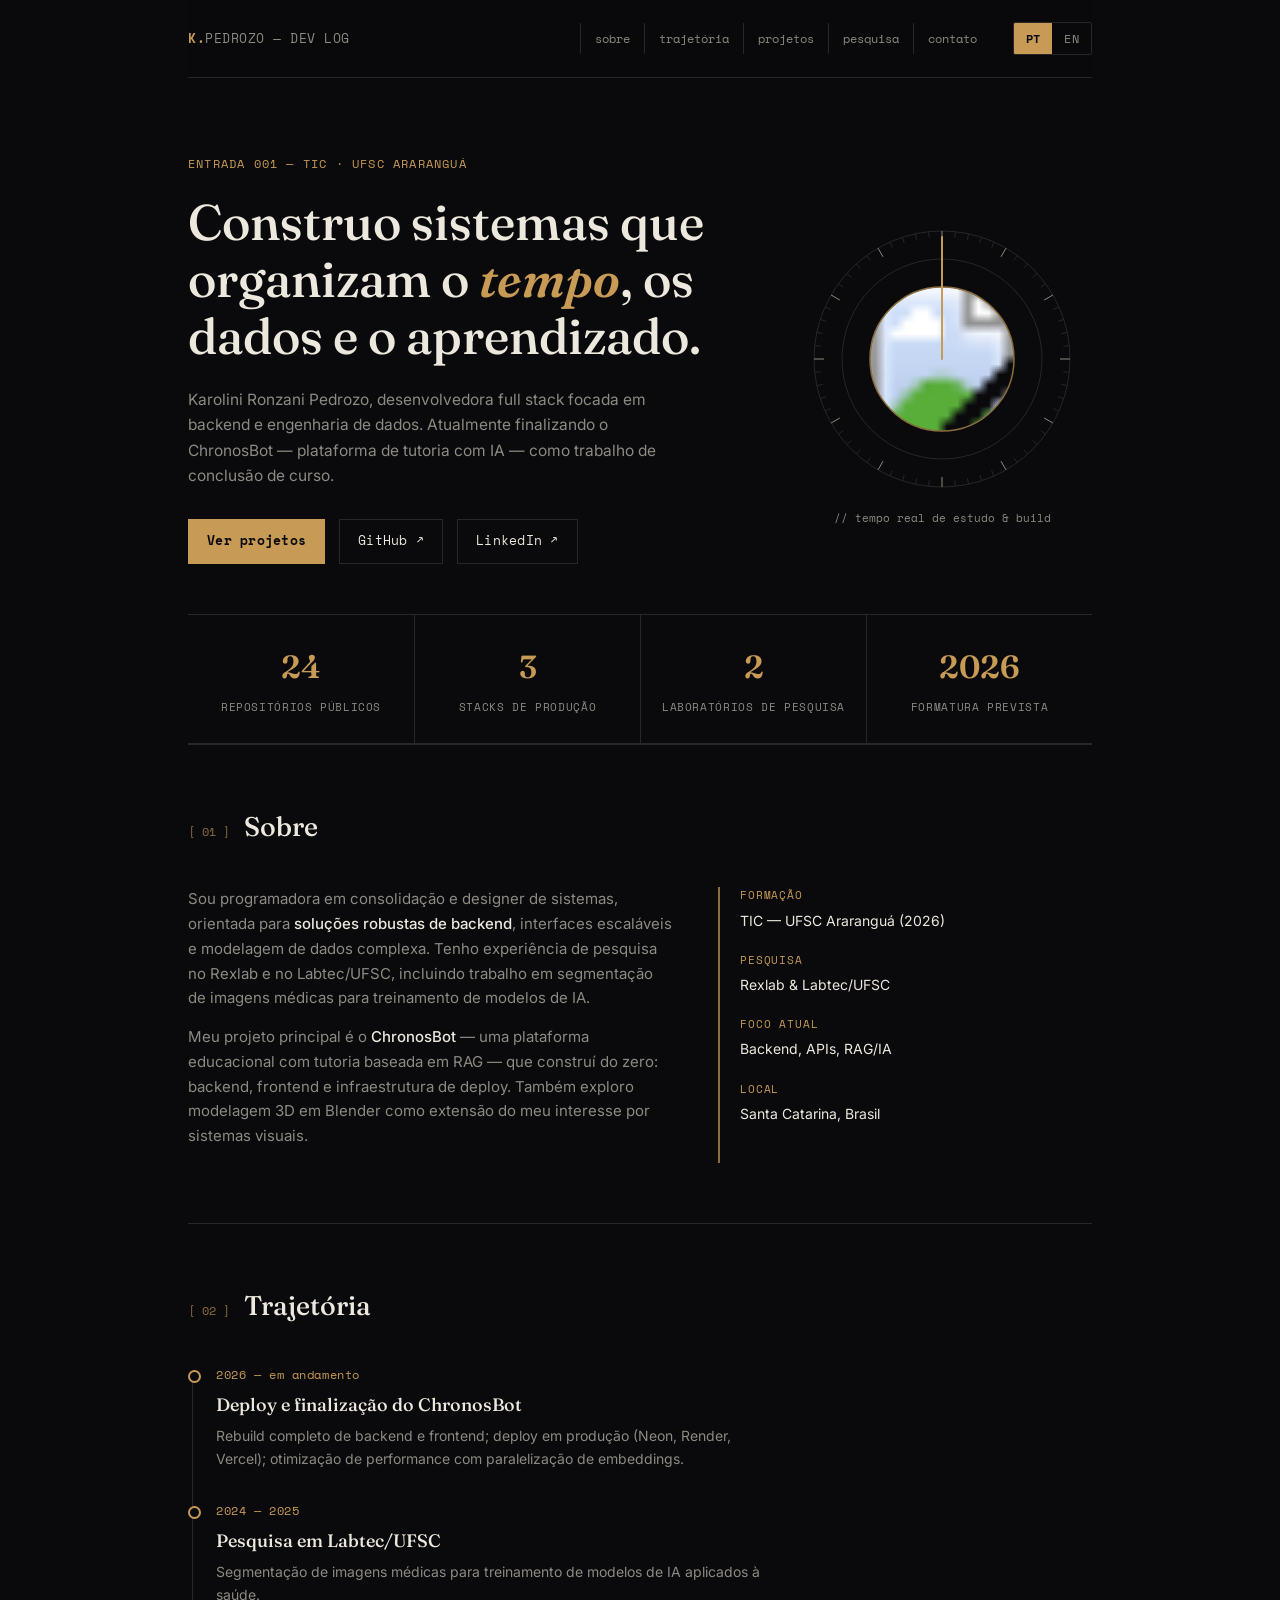
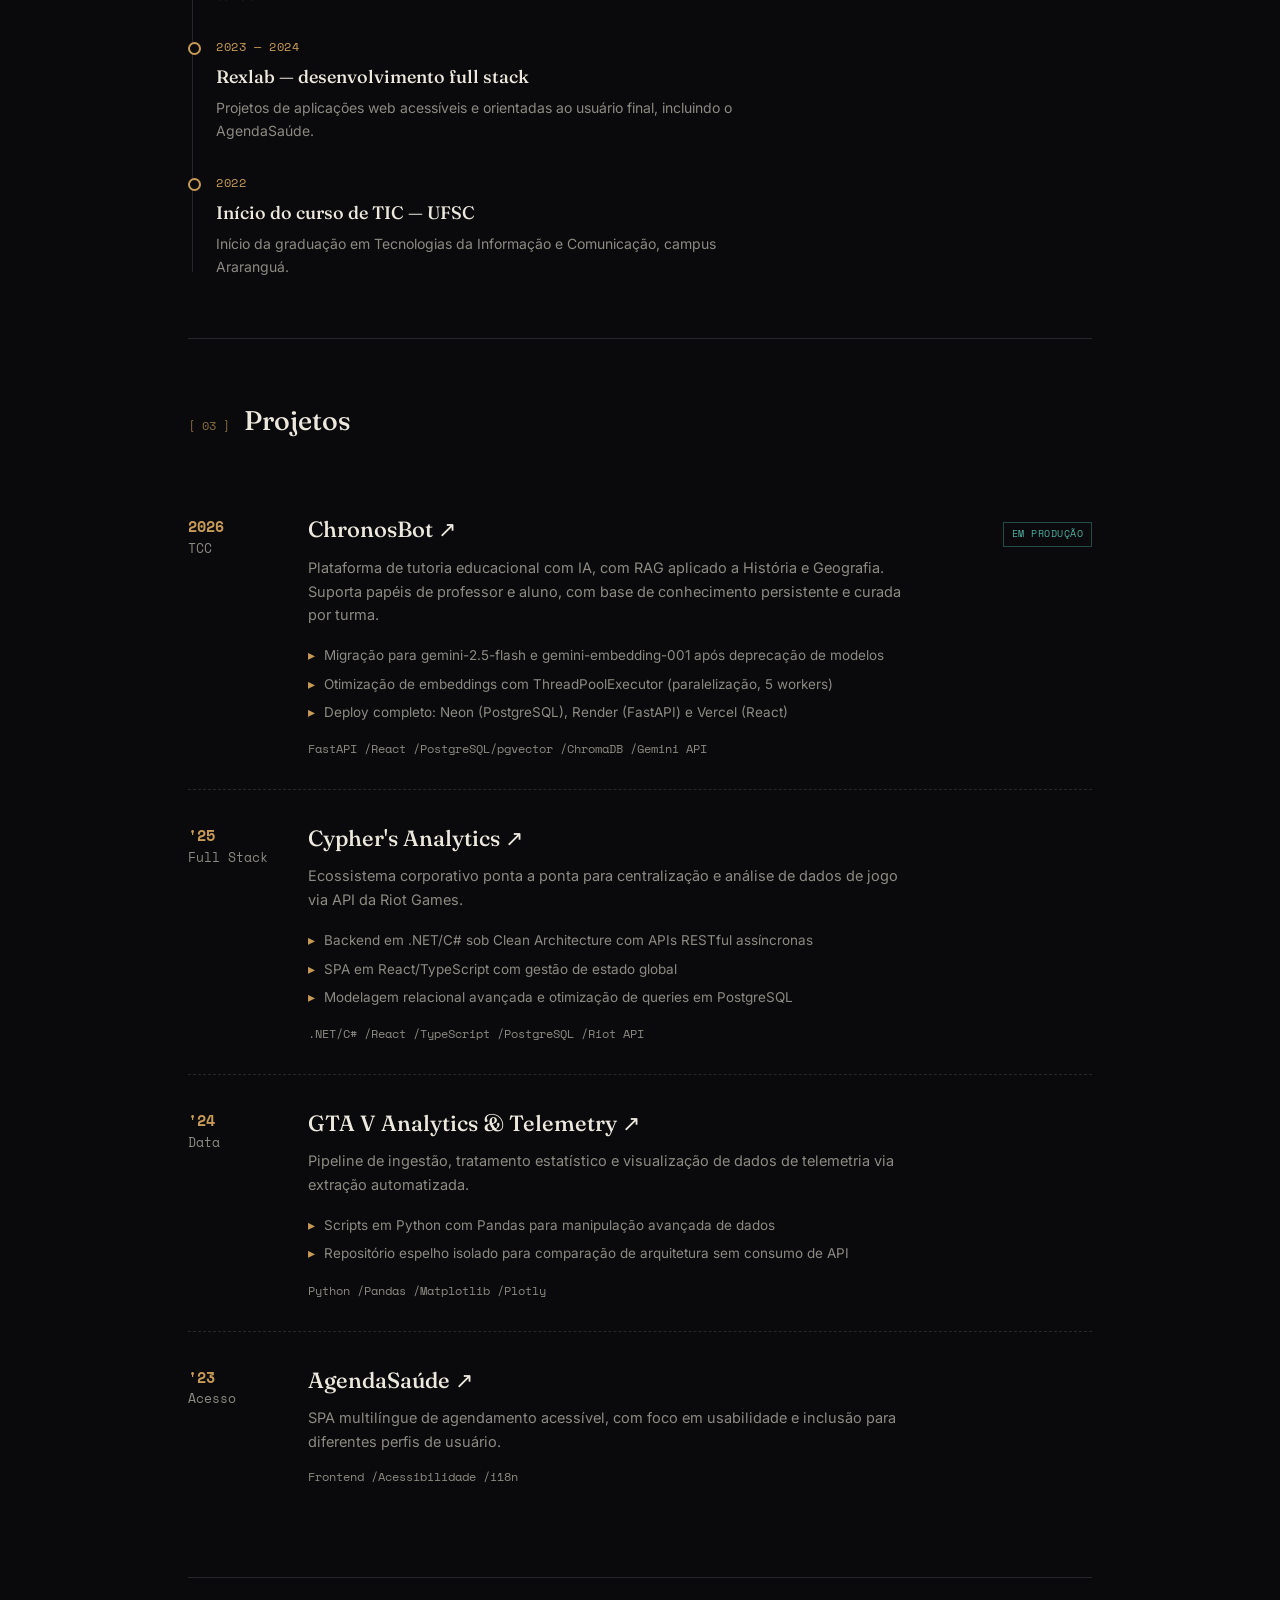
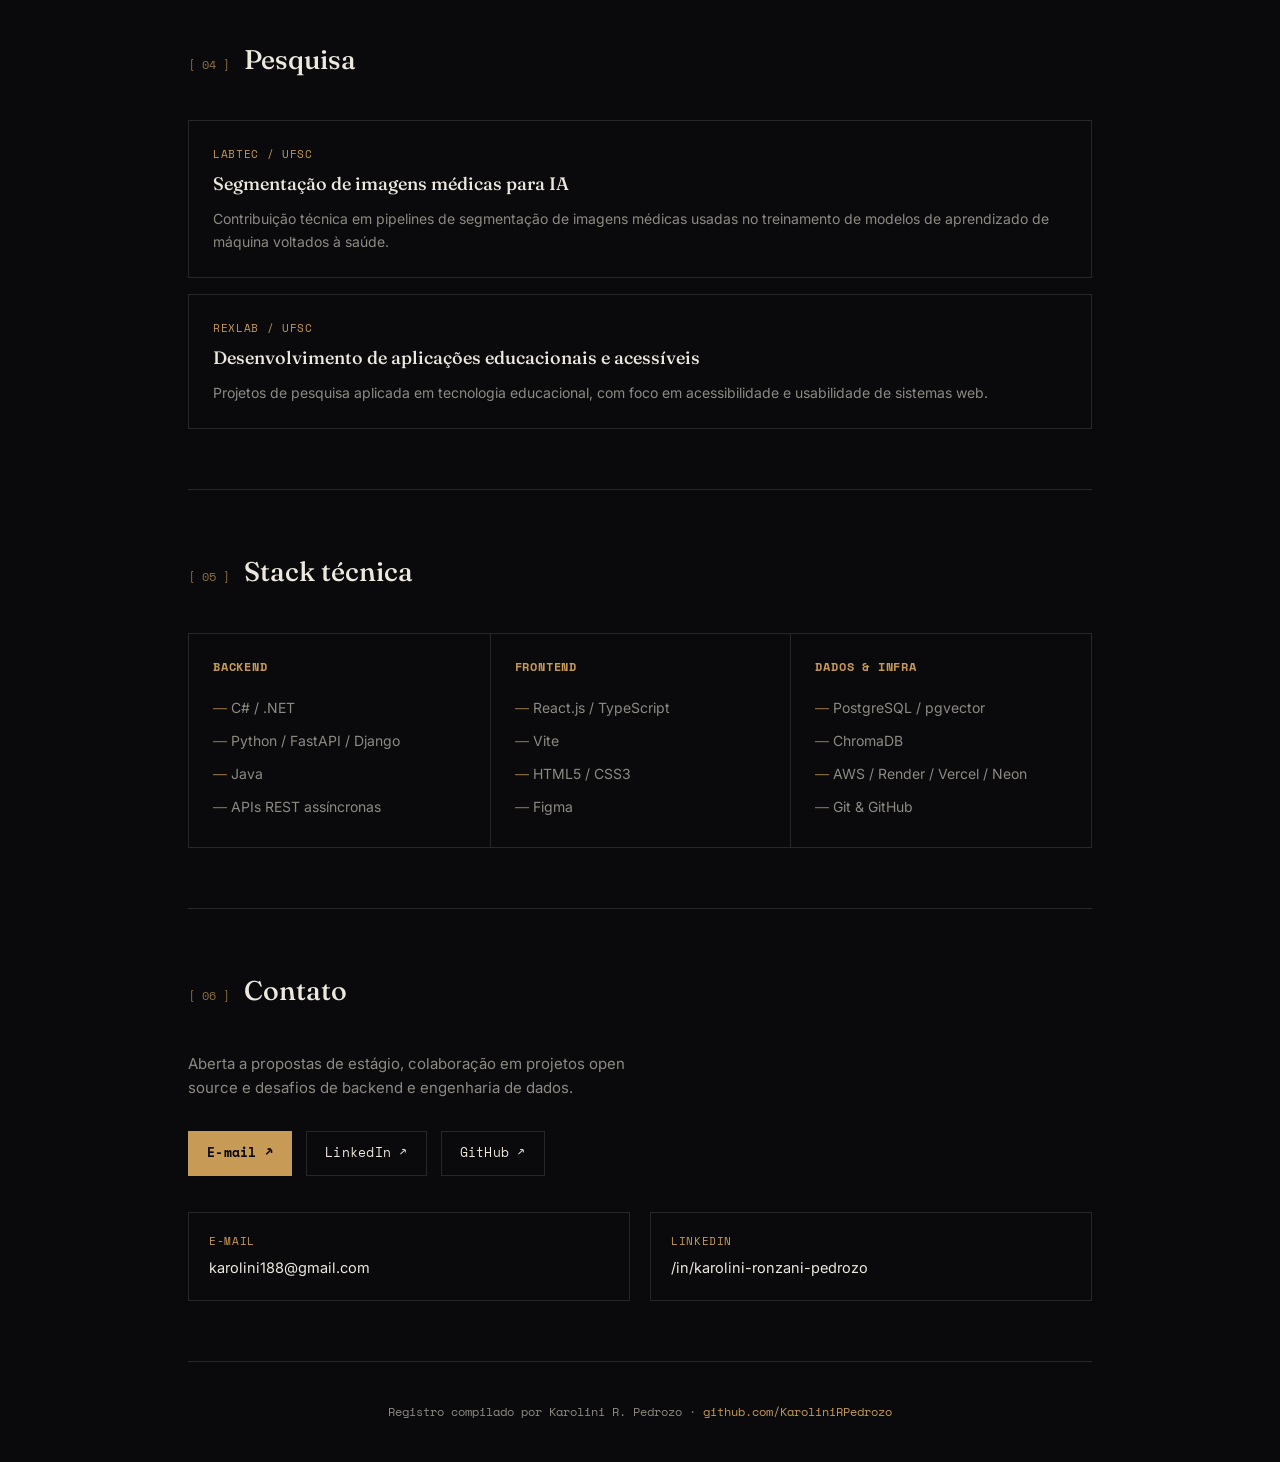
<file: portifolio.html>
<!DOCTYPE html>
<html lang="pt-BR" id="htmlRoot">
<head>
<meta charset="UTF-8">
<meta name="viewport" content="width=device-width, initial-scale=1.0">
<title>Karolini R. Pedrozo — Software Engineer</title>
<meta name="description" content="Portfólio de Karolini Ronzani Pedrozo — Full Stack Developer, backend & data engineering.">
<style>
  @import url('https://fonts.googleapis.com/css2?family=Fraunces:opsz,wght@9..144,380;9..144,500;9..144,600;9..144,700&family=Space+Mono:wght@400;700&family=Inter:wght@400;500;600&display=swap');

  :root{
    --ink:#0A0A0C;
    --panel:#111114;
    --panel2:#16161A;
    --line:#26262B;
    --paper:#EDE8DE;
    --paper-dim:#8C8A82;
    --brass:#C79A56;
    --brass-dim:#8A6E3E;
    --brass-glow:rgba(199,154,86,.18);
    --teal:#4FADA0;
    --serif:'Fraunces', Georgia, serif;
    --mono:'Space Mono', monospace;
    --sans:'Inter', sans-serif;
  }
  *{margin:0;padding:0;box-sizing:border-box;}
  html{scroll-behavior:smooth;}
  body{
    background:var(--ink);
    color:var(--paper);
    font-family:var(--sans);
    line-height:1.65;
    overflow-x:hidden;
  }
  ::selection{background:var(--brass); color:var(--ink);}
  a{color:inherit;}
  img{display:block; max-width:100%;}

  .wrap{max-width:960px; margin:0 auto; padding:0 28px;}

  .reveal{opacity:0; transform:translateY(18px); transition:opacity .7s ease, transform .7s ease;}
  .reveal.in{opacity:1; transform:translateY(0);}

  header{
    display:flex; justify-content:space-between; align-items:center;
    padding:22px 0; border-bottom:1px solid var(--line);
    position:sticky; top:0; background:rgba(10,10,12,.86); backdrop-filter:blur(10px); z-index:50;
  }
  .mark{font-family:var(--mono); font-size:13px; letter-spacing:.04em; color:var(--paper-dim); text-decoration:none;}
  .mark b{color:var(--brass); font-weight:700;}
  .header-right{display:flex; align-items:center; gap:4px;}
  nav{display:flex; gap:0;}
  nav a{
    font-family:var(--mono); font-size:12px; text-decoration:none; color:var(--paper-dim);
    padding:6px 14px; border-left:1px solid var(--line); transition:color .2s;
  }
  nav a:hover, nav a:focus-visible{color:var(--brass);}
  .lang-toggle{
    display:flex; font-family:var(--mono); font-size:11.5px; border:1px solid var(--line);
    margin-left:18px; border-radius:2px; overflow:hidden;
  }
  .lang-toggle button{
    background:none; border:none; color:var(--paper-dim); padding:7px 12px; cursor:pointer;
    font-family:var(--mono); font-size:11.5px; letter-spacing:.03em; transition:all .2s;
  }
  .lang-toggle button.active{background:var(--brass); color:var(--ink); font-weight:700;}
  .lang-toggle button:not(.active):hover{color:var(--brass);}

  .hero{
    padding:76px 0 50px; display:grid; grid-template-columns:1fr 300px; gap:40px; align-items:center;
  }
  .dial-label{
    font-family:var(--mono); font-size:12px; color:var(--brass); letter-spacing:.1em;
    margin-bottom:20px; display:block;
  }
  .hero h1{
    font-family:var(--serif); font-weight:500; font-size:clamp(32px,4.8vw,50px);
    line-height:1.14; color:var(--paper);
  }
  .hero h1 i{color:var(--brass); font-style:italic; font-weight:600;}
  .hero p{
    margin-top:22px; max-width:500px; color:var(--paper-dim); font-size:15.5px;
  }
  .hero-actions{margin-top:30px; display:flex; gap:14px; flex-wrap:wrap;}
  .btn{
    font-family:var(--mono); font-size:12.5px; padding:11px 18px;
    text-decoration:none; border:1px solid var(--line); color:var(--paper);
    transition:all .2s; letter-spacing:.02em; display:inline-block;
  }
  .btn.primary{background:var(--brass); color:var(--ink); border-color:var(--brass); font-weight:700;}
  .btn.primary:hover{background:#D6AC6C; transform:translateY(-1px);}
  .btn:not(.primary):hover{border-color:var(--brass); color:var(--brass);}

  .dial-wrap{position:relative; width:280px; height:280px; justify-self:center;}
  .dial-wrap svg{width:100%; height:100%;}
  .tick{stroke:var(--line); stroke-width:1;}
  .tick.major{stroke:var(--paper-dim);}
  .dial-ring{fill:none; stroke:var(--line); stroke-width:1;}
  .dial-hand{transform-origin:140px 140px; animation:sweep 60s linear infinite;}
  @keyframes sweep{ to { transform:rotate(360deg); } }
  .dial-caption{
    position:absolute; bottom:-28px; left:50%; transform:translateX(-50%);
    font-family:var(--mono); font-size:10.5px; color:var(--paper-dim); white-space:nowrap;
  }
  @media (prefers-reduced-motion: reduce){ .dial-hand{animation:none;} }

  .stats{
    display:grid; grid-template-columns:repeat(4,1fr);
    border-top:1px solid var(--line); border-bottom:1px solid var(--line);
  }
  .stat{padding:26px 20px; border-left:1px solid var(--line); text-align:center;}
  .stat:first-child{border-left:none;}
  .stat-num{font-family:var(--serif); font-size:32px; color:var(--brass); font-weight:600;}
  .stat-label{font-family:var(--mono); font-size:10.5px; color:var(--paper-dim); text-transform:uppercase; letter-spacing:.06em; margin-top:6px;}

  section{padding:60px 0; border-top:1px solid var(--line);}
  .log-head{display:flex; align-items:baseline; gap:14px; margin-bottom:38px;}
  .timestamp{font-family:var(--mono); font-size:12px; color:var(--brass-dim);}
  h2{font-family:var(--serif); font-weight:500; font-size:27px;}

  .about{display:grid; grid-template-columns:1.3fr 1fr; gap:44px;}
  .about p{color:var(--paper-dim); font-size:15px; margin-bottom:14px;}
  .about strong{color:var(--paper); font-weight:500;}
  .regfile{border-left:2px solid var(--brass-dim); padding-left:20px;}
  .reg{margin-bottom:20px;}
  .reg-k{font-family:var(--mono); font-size:10.5px; color:var(--brass); text-transform:uppercase; letter-spacing:.08em;}
  .reg-v{font-size:14px; margin-top:4px; color:var(--paper);}

  .timeline{position:relative; padding-left:28px;}
  .timeline::before{content:''; position:absolute; left:4px; top:6px; bottom:6px; width:1px; background:var(--line);}
  .tl-item{position:relative; padding-bottom:32px;}
  .tl-item:last-child{padding-bottom:0;}
  .tl-item::before{
    content:''; position:absolute; left:-28px; top:4px; width:9px; height:9px;
    border-radius:50%; background:var(--ink); border:2px solid var(--brass);
  }
  .tl-date{font-family:var(--mono); font-size:11.5px; color:var(--brass); letter-spacing:.05em;}
  .tl-title{font-family:var(--serif); font-size:18px; margin:5px 0 4px; font-weight:500;}
  .tl-desc{color:var(--paper-dim); font-size:14px; max-width:560px;}

  .entry{
    display:grid; grid-template-columns:96px 1fr; gap:24px;
    padding:30px 0; border-bottom:1px dashed var(--line); position:relative;
    transition:padding-left .25s ease;
  }
  .entry:hover{padding-left:8px;}
  .entry:last-child{border-bottom:none;}
  .entry-t{font-family:var(--mono); font-size:12.5px; color:var(--paper-dim); padding-top:3px;}
  .entry-t .yr{color:var(--brass); display:block; font-size:15px; font-weight:700;}
  .entry-head{display:flex; justify-content:space-between; align-items:baseline; gap:12px; flex-wrap:wrap;}
  .entry-title{font-family:var(--serif); font-size:22px; font-weight:500; margin-bottom:8px;}
  .entry-title a{text-decoration:none; border-bottom:1px solid transparent;}
  .entry-title a:hover{color:var(--brass); border-color:var(--brass);}
  .entry-badge{
    font-family:var(--mono); font-size:10px; color:var(--teal); border:1px solid rgba(79,173,160,.4);
    padding:3px 8px; letter-spacing:.05em; text-transform:uppercase; white-space:nowrap;
  }
  .entry-desc{color:var(--paper-dim); font-size:14.5px; max-width:600px; margin-bottom:14px;}
  .entry-highlights{list-style:none; margin-bottom:14px;}
  .entry-highlights li{font-size:13.5px; color:var(--paper-dim); padding:3px 0; padding-left:16px; position:relative;}
  .entry-highlights li::before{content:'▸'; color:var(--brass); position:absolute; left:0;}
  .stack-line{font-family:var(--mono); font-size:11.5px; color:var(--teal); display:flex; flex-wrap:wrap; gap:0;}
  .stack-line span{color:var(--paper-dim);}
  .stack-line span:not(:last-child)::after{content:' / ';}

  .skills{display:grid; grid-template-columns:repeat(3,1fr); border:1px solid var(--line);}
  .skill-col{padding:24px; border-left:1px solid var(--line);}
  .skill-col:first-child{border-left:none;}
  .skill-col h3{font-family:var(--mono); font-size:11.5px; color:var(--brass); text-transform:uppercase; letter-spacing:.07em; margin-bottom:14px;}
  .skill-col ul{list-style:none;}
  .skill-col li{font-size:14px; color:var(--paper-dim); padding:5px 0;}
  .skill-col li::before{content:'— '; color:var(--brass-dim);}

  .research-card{
    border:1px solid var(--line); padding:24px; margin-bottom:16px; transition:border-color .2s, background .2s;
  }
  .research-card:hover{border-color:var(--brass-dim); background:var(--panel);}
  .research-card:last-child{margin-bottom:0;}
  .research-org{font-family:var(--mono); font-size:11px; color:var(--brass); text-transform:uppercase; letter-spacing:.06em;}
  .research-title{font-family:var(--serif); font-size:18px; margin:6px 0 8px; font-weight:500;}
  .research-desc{color:var(--paper-dim); font-size:14px;}

  .contact p{color:var(--paper-dim); max-width:480px; margin-bottom:26px; font-size:15px;}
  .contact-grid{display:grid; grid-template-columns:1fr 1fr; gap:20px; margin-top:36px;}
  .contact-card{border:1px solid var(--line); padding:20px; text-decoration:none; transition:all .2s; display:block;}
  .contact-card:hover{border-color:var(--brass); background:var(--panel);}
  .contact-card .k{font-family:var(--mono); font-size:10.5px; color:var(--brass); text-transform:uppercase; letter-spacing:.06em;}
  .contact-card .v{font-size:14.5px; margin-top:6px; color:var(--paper);}

  footer{padding:40px 0; text-align:center; border-top:1px solid var(--line);}
  footer p{font-family:var(--mono); font-size:12px; color:var(--paper-dim);}
  footer a{color:var(--brass); text-decoration:none;}

  @media (max-width:760px){
    .hero{grid-template-columns:1fr; text-align:left;}
    .dial-wrap{width:190px; height:190px; justify-self:start; margin-top:14px;}
    .stats{grid-template-columns:1fr 1fr;}
    .stat{border-bottom:1px solid var(--line);}
    .stat:nth-child(2){border-left:1px solid var(--line);}
    .stat:nth-child(3){border-left:none;}
    .about{grid-template-columns:1fr;}
    .regfile{border-left:none; border-top:1px solid var(--line); padding-left:0; padding-top:20px;}
    .entry{grid-template-columns:1fr;}
    .entry-t{display:flex; gap:8px; align-items:baseline;}
    .skills{grid-template-columns:1fr;}
    .skill-col{border-left:none; border-top:1px solid var(--line);}
    .skill-col:first-child{border-top:none;}
    .contact-grid{grid-template-columns:1fr;}
    nav{display:none;}
    .lang-toggle{margin-left:auto;}
  }
</style>
</head>
<body>
<div class="wrap">

  <header>
    <a class="mark" href="#top"><b>K.</b>PEDROZO — DEV LOG</a>
    <div class="header-right">
      <nav>
        <a href="#sobre" data-i18n="nav.about">sobre</a>
        <a href="#trajetoria" data-i18n="nav.timeline">trajetória</a>
        <a href="#projetos" data-i18n="nav.projects">projetos</a>
        <a href="#pesquisa" data-i18n="nav.research">pesquisa</a>
        <a href="#contato" data-i18n="nav.contact">contato</a>
      </nav>
      <div class="lang-toggle">
        <button id="btnPt" class="active" onclick="setLang('pt')">PT</button>
        <button id="btnEn" onclick="setLang('en')">EN</button>
      </div>
    </div>
  </header>

  <section class="hero" id="top" style="border-top:none;">
    <div>
      <span class="dial-label" data-i18n="hero.eyebrow">ENTRADA 001 — TIC · UFSC ARARANGUÁ</span>
      <h1 data-i18n="hero.title">Construo sistemas que organizam o <i>tempo</i>, os dados e o aprendizado.</h1>
      <p data-i18n="hero.lead">Karolini Ronzani Pedrozo, desenvolvedora full stack focada em backend e engenharia de dados. Atualmente finalizando o ChronosBot — plataforma de tutoria com IA — como trabalho de conclusão de curso.</p>
      <div class="hero-actions">
        <a class="btn primary" href="#projetos" data-i18n="hero.cta1">Ver projetos</a>
        <a class="btn" href="https://github.com/KaroliniRPedrozo" target="_blank" rel="noopener">GitHub ↗</a>
        <a class="btn" href="https://www.linkedin.com/in/karolini-ronzani-pedrozo-48124b268/" target="_blank" rel="noopener">LinkedIn ↗</a>
      </div>
    </div>
    <div class="dial-wrap">
      <svg viewBox="0 0 280 280">
        <defs>
          <clipPath id="avatarClip"><circle cx="140" cy="140" r="72"/></clipPath>
        </defs>
        <circle class="dial-ring" cx="140" cy="140" r="128"/>
        <circle class="dial-ring" cx="140" cy="140" r="100"/>
        <image href="https://avatars.githubusercontent.com/u/146458402?v=4" x="68" y="68" width="144" height="144" clip-path="url(#avatarClip)" preserveAspectRatio="xMidYMid slice"/>
        <circle cx="140" cy="140" r="72" fill="none" stroke="var(--brass-dim)" stroke-width="1.5"/>
        <g id="ticks"></g>
        <g class="dial-hand">
          <line x1="140" y1="140" x2="140" y2="18" stroke="var(--brass)" stroke-width="2" stroke-linecap="round"/>
        </g>
      </svg>
      <div class="dial-caption" data-i18n="hero.dialCaption">// tempo real de estudo &amp; build</div>
    </div>
  </section>

  <section class="stats reveal" style="padding:0;">
    <div class="stat">
      <div class="stat-num" data-count="24">0</div>
      <div class="stat-label" data-i18n="stats.repos">Repositórios públicos</div>
    </div>
    <div class="stat">
      <div class="stat-num" data-count="3">0</div>
      <div class="stat-label" data-i18n="stats.stacks">Stacks de produção</div>
    </div>
    <div class="stat">
      <div class="stat-num" data-count="2">0</div>
      <div class="stat-label" data-i18n="stats.labs">Laboratórios de pesquisa</div>
    </div>
    <div class="stat">
      <div class="stat-num" data-count="2026">0</div>
      <div class="stat-label" data-i18n="stats.grad">Formatura prevista</div>
    </div>
  </section>

  <section id="sobre" class="reveal">
    <div class="log-head"><span class="timestamp">[ 01 ]</span><h2 data-i18n="about.h2">Sobre</h2></div>
    <div class="about">
      <div>
        <p data-i18n="about.p1">Sou programadora em consolidação e designer de sistemas, orientada para <strong>soluções robustas de backend</strong>, interfaces escaláveis e modelagem de dados complexa. Tenho experiência de pesquisa no Rexlab e no Labtec/UFSC, incluindo trabalho em segmentação de imagens médicas para treinamento de modelos de IA.</p>
        <p data-i18n="about.p2">Meu projeto principal é o <strong>ChronosBot</strong> — uma plataforma educacional com tutoria baseada em RAG — que construí do zero: backend, frontend e infraestrutura de deploy. Também exploro modelagem 3D em Blender como extensão do meu interesse por sistemas visuais.</p>
      </div>
      <div class="regfile">
        <div class="reg"><div class="reg-k" data-i18n="about.reg.formacao.k">Formação</div><div class="reg-v" data-i18n="about.reg.formacao.v">TIC — UFSC Araranguá (2026)</div></div>
        <div class="reg"><div class="reg-k" data-i18n="about.reg.pesquisa.k">Pesquisa</div><div class="reg-v">Rexlab &amp; Labtec/UFSC</div></div>
        <div class="reg"><div class="reg-k" data-i18n="about.reg.foco.k">Foco atual</div><div class="reg-v" data-i18n="about.reg.foco.v">Backend, APIs, RAG/IA</div></div>
        <div class="reg"><div class="reg-k" data-i18n="about.reg.local.k">Local</div><div class="reg-v" data-i18n="about.reg.local.v">Santa Catarina, Brasil</div></div>
      </div>
    </div>
  </section>

  <section id="trajetoria" class="reveal">
    <div class="log-head"><span class="timestamp">[ 02 ]</span><h2 data-i18n="timeline.h2">Trajetória</h2></div>
    <div class="timeline">
      <div class="tl-item">
        <div class="tl-date" data-i18n="timeline.item4.date">2026 — em andamento</div>
        <div class="tl-title" data-i18n="timeline.item4.title">Deploy e finalização do ChronosBot</div>
        <div class="tl-desc" data-i18n="timeline.item4.desc">Rebuild completo de backend e frontend; deploy em produção (Neon, Render, Vercel); otimização de performance com paralelização de embeddings.</div>
      </div>
      <div class="tl-item">
        <div class="tl-date" data-i18n="timeline.item3.date">2024 — 2025</div>
        <div class="tl-title" data-i18n="timeline.item3.title">Pesquisa em Labtec/UFSC</div>
        <div class="tl-desc" data-i18n="timeline.item3.desc">Segmentação de imagens médicas para treinamento de modelos de IA aplicados à saúde.</div>
      </div>
      <div class="tl-item">
        <div class="tl-date" data-i18n="timeline.item2.date">2023 — 2024</div>
        <div class="tl-title" data-i18n="timeline.item2.title">Rexlab — desenvolvimento full stack</div>
        <div class="tl-desc" data-i18n="timeline.item2.desc">Projetos de aplicações web acessíveis e orientadas ao usuário final, incluindo o AgendaSaúde.</div>
      </div>
      <div class="tl-item">
        <div class="tl-date" data-i18n="timeline.item1.date">2022</div>
        <div class="tl-title" data-i18n="timeline.item1.title">Início do curso de TIC — UFSC</div>
        <div class="tl-desc" data-i18n="timeline.item1.desc">Início da graduação em Tecnologias da Informação e Comunicação, campus Araranguá.</div>
      </div>
    </div>
  </section>

  <section id="projetos" class="reveal">
    <div class="log-head"><span class="timestamp">[ 03 ]</span><h2 data-i18n="projects.h2">Projetos</h2></div>

    <div class="entry">
      <div class="entry-t"><span class="yr">2026</span>TCC</div>
      <div>
        <div class="entry-head">
          <div class="entry-title"><a href="https://github.com/KaroliniRPedrozo/ChronosBot" target="_blank" rel="noopener">ChronosBot ↗</a></div>
          <span class="entry-badge" data-i18n="projects.chronos.badge">Em produção</span>
        </div>
        <p class="entry-desc" data-i18n="projects.chronos.desc">Plataforma de tutoria educacional com IA, com RAG aplicado a História e Geografia. Suporta papéis de professor e aluno, com base de conhecimento persistente e curada por turma.</p>
        <ul class="entry-highlights">
          <li data-i18n="projects.chronos.h1">Migração para gemini-2.5-flash e gemini-embedding-001 após deprecação de modelos</li>
          <li data-i18n="projects.chronos.h2">Otimização de embeddings com ThreadPoolExecutor (paralelização, 5 workers)</li>
          <li data-i18n="projects.chronos.h3">Deploy completo: Neon (PostgreSQL), Render (FastAPI) e Vercel (React)</li>
        </ul>
        <p class="stack-line"><span>FastAPI</span><span>React</span><span>PostgreSQL/pgvector</span><span>ChromaDB</span><span>Gemini API</span></p>
      </div>
    </div>

    <div class="entry">
      <div class="entry-t"><span class="yr">'25</span><span data-i18n="projects.cyphers.tag">Full Stack</span></div>
      <div>
        <div class="entry-head">
          <div class="entry-title"><a href="https://github.com/KaroliniRPedrozo/CyphersAnalytics" target="_blank" rel="noopener">Cypher's Analytics ↗</a></div>
        </div>
        <p class="entry-desc" data-i18n="projects.cyphers.desc">Ecossistema corporativo ponta a ponta para centralização e análise de dados de jogo via API da Riot Games.</p>
        <ul class="entry-highlights">
          <li data-i18n="projects.cyphers.h1">Backend em .NET/C# sob Clean Architecture com APIs RESTful assíncronas</li>
          <li data-i18n="projects.cyphers.h2">SPA em React/TypeScript com gestão de estado global</li>
          <li data-i18n="projects.cyphers.h3">Modelagem relacional avançada e otimização de queries em PostgreSQL</li>
        </ul>
        <p class="stack-line"><span>.NET/C#</span><span>React</span><span>TypeScript</span><span>PostgreSQL</span><span>Riot API</span></p>
      </div>
    </div>

    <div class="entry">
      <div class="entry-t"><span class="yr">'24</span><span data-i18n="projects.gta.tag">Data</span></div>
      <div>
        <div class="entry-head">
          <div class="entry-title"><a href="https://github.com/KaroliniRPedrozo/GTA-V-Charts-With-API" target="_blank" rel="noopener">GTA V Analytics &amp; Telemetry ↗</a></div>
        </div>
        <p class="entry-desc" data-i18n="projects.gta.desc">Pipeline de ingestão, tratamento estatístico e visualização de dados de telemetria via extração automatizada.</p>
        <ul class="entry-highlights">
          <li data-i18n="projects.gta.h1">Scripts em Python com Pandas para manipulação avançada de dados</li>
          <li data-i18n="projects.gta.h2">Repositório espelho isolado para comparação de arquitetura sem consumo de API</li>
        </ul>
        <p class="stack-line"><span>Python</span><span>Pandas</span><span>Matplotlib</span><span>Plotly</span></p>
      </div>
    </div>

    <div class="entry">
      <div class="entry-t"><span class="yr">'23</span><span data-i18n="projects.agenda.tag">Acesso</span></div>
      <div>
        <div class="entry-head">
          <div class="entry-title"><a href="https://github.com/KaroliniRPedrozo/IHC-Acessibilidade" target="_blank" rel="noopener" data-i18n="projects.agenda.title">AgendaSaúde ↗</a></div>
        </div>
        <p class="entry-desc" data-i18n="projects.agenda.desc">SPA multilíngue de agendamento acessível, com foco em usabilidade e inclusão para diferentes perfis de usuário.</p>
        <p class="stack-line"><span data-i18n="projects.agenda.s1">Frontend</span><span data-i18n="projects.agenda.s2">Acessibilidade</span><span>i18n</span></p>
      </div>
    </div>
  </section>

  <section id="pesquisa" class="reveal">
    <div class="log-head"><span class="timestamp">[ 04 ]</span><h2 data-i18n="research.h2">Pesquisa</h2></div>
    <div class="research-card">
      <div class="research-org">Labtec / UFSC</div>
      <div class="research-title" data-i18n="research.labtec.title">Segmentação de imagens médicas para IA</div>
      <div class="research-desc" data-i18n="research.labtec.desc">Contribuição técnica em pipelines de segmentação de imagens médicas usadas no treinamento de modelos de aprendizado de máquina voltados à saúde.</div>
    </div>
    <div class="research-card">
      <div class="research-org">Rexlab / UFSC</div>
      <div class="research-title" data-i18n="research.rexlab.title">Desenvolvimento de aplicações educacionais e acessíveis</div>
      <div class="research-desc" data-i18n="research.rexlab.desc">Projetos de pesquisa aplicada em tecnologia educacional, com foco em acessibilidade e usabilidade de sistemas web.</div>
    </div>
  </section>

  <section id="stack" class="reveal">
    <div class="log-head"><span class="timestamp">[ 05 ]</span><h2 data-i18n="stack.h2">Stack técnica</h2></div>
    <div class="skills">
      <div class="skill-col">
        <h3 data-i18n="stack.backend">Backend</h3>
        <ul>
          <li>C# / .NET</li>
          <li>Python / FastAPI / Django</li>
          <li>Java</li>
          <li data-i18n="stack.backend.li4">APIs REST assíncronas</li>
        </ul>
      </div>
      <div class="skill-col">
        <h3 data-i18n="stack.frontend">Frontend</h3>
        <ul>
          <li>React.js / TypeScript</li>
          <li>Vite</li>
          <li>HTML5 / CSS3</li>
          <li>Figma</li>
        </ul>
      </div>
      <div class="skill-col">
        <h3 data-i18n="stack.data">Dados &amp; Infra</h3>
        <ul>
          <li>PostgreSQL / pgvector</li>
          <li>ChromaDB</li>
          <li>AWS / Render / Vercel / Neon</li>
          <li data-i18n="stack.data.li4">Git &amp; GitHub</li>
        </ul>
      </div>
    </div>
  </section>

  <section id="contato" class="contact reveal">
    <div class="log-head"><span class="timestamp">[ 06 ]</span><h2 data-i18n="contact.h2">Contato</h2></div>
    <p data-i18n="contact.p">Aberta a propostas de estágio, colaboração em projetos open source e desafios de backend e engenharia de dados.</p>
    <div class="hero-actions">
      <a class="btn primary" href="mailto:karolini188@gmail.com" data-i18n="contact.emailBtn">E-mail ↗</a>
      <a class="btn" href="https://www.linkedin.com/in/karolini-ronzani-pedrozo-48124b268/" target="_blank" rel="noopener">LinkedIn ↗</a>
      <a class="btn" href="https://github.com/KaroliniRPedrozo" target="_blank" rel="noopener">GitHub ↗</a>
    </div>
    <div class="contact-grid">
      <a class="contact-card" href="mailto:karolini188@gmail.com">
        <div class="k" data-i18n="contact.card.email.k">E-mail</div>
        <div class="v">karolini188@gmail.com</div>
      </a>
      <a class="contact-card" href="https://www.linkedin.com/in/karolini-ronzani-pedrozo-48124b268/" target="_blank" rel="noopener">
        <div class="k">LinkedIn</div>
        <div class="v">/in/karolini-ronzani-pedrozo</div>
      </a>
    </div>
  </section>

  <footer>
    <p data-i18n="footer.p">Registro compilado por Karolini R. Pedrozo · <a href="https://github.com/KaroliniRPedrozo" target="_blank" rel="noopener">github.com/KaroliniRPedrozo</a></p>
  </footer>

</div>

<script>
  const ticksG = document.getElementById('ticks');
  const cx = 140, cy = 140, rOuter = 128, rInner = 118, rInnerMinor = 122;
  for(let i=0;i<60;i++){
    const angle = (i/60) * Math.PI * 2 - Math.PI/2;
    const major = i % 5 === 0;
    const rI = major ? rInner : rInnerMinor;
    const x1 = cx + rOuter*Math.cos(angle), y1 = cy + rOuter*Math.sin(angle);
    const x2 = cx + rI*Math.cos(angle), y2 = cy + rI*Math.sin(angle);
    const line = document.createElementNS('http://www.w3.org/2000/svg','line');
    line.setAttribute('x1',x1); line.setAttribute('y1',y1);
    line.setAttribute('x2',x2); line.setAttribute('y2',y2);
    line.setAttribute('class', 'tick' + (major ? ' major' : ''));
    ticksG.appendChild(line);
  }

  const revealEls = document.querySelectorAll('.reveal');
  const io = new IntersectionObserver((entries)=>{
    entries.forEach(e=>{ if(e.isIntersecting){ e.target.classList.add('in'); io.unobserve(e.target);} });
  }, {threshold:.12});
  revealEls.forEach(el=>io.observe(el));

  const counters = document.querySelectorAll('[data-count]');
  const cio = new IntersectionObserver((entries)=>{
    entries.forEach(e=>{
      if(e.isIntersecting){
        const el = e.target;
        const target = parseInt(el.getAttribute('data-count'),10);
        const isYear = target > 2000;
        let cur = 0;
        const steps = isYear ? 30 : 20;
        const inc = target/steps;
        const t = setInterval(()=>{
          cur += inc;
          if(cur >= target){ cur = target; clearInterval(t); }
          el.textContent = Math.floor(cur);
        }, 35);
        cio.unobserve(el);
      }
    });
  }, {threshold:.5});
  counters.forEach(el=>cio.observe(el));

  const translations = {
    en: {
      "nav.about":"about", "nav.timeline":"timeline", "nav.projects":"projects", "nav.research":"research", "nav.contact":"contact",
      "hero.eyebrow":"ENTRY 001 — CS/IT · UFSC ARARANGUÁ",
      "hero.title":'I build systems that organize <i>time</i>, data, and learning.',
      "hero.lead":"Karolini Ronzani Pedrozo, full stack developer focused on backend and data engineering. Currently finishing ChronosBot — an AI tutoring platform — as my undergraduate thesis.",
      "hero.cta1":"View projects",
      "hero.dialCaption":"// real-time study &amp; build log",
      "stats.repos":"Public repositories", "stats.stacks":"Production stacks", "stats.labs":"Research labs", "stats.grad":"Expected graduation",
      "about.h2":"About",
      "about.p1":"I'm a software developer and systems designer focused on <strong>robust backend solutions</strong>, scalable interfaces, and complex data modeling. I have research experience at Rexlab and Labtec/UFSC, including work on medical image segmentation for AI model training.",
      "about.p2":"My flagship project is <strong>ChronosBot</strong> — an AI-powered educational tutoring platform — which I built from scratch: backend, frontend, and deployment infrastructure. I also explore 3D modeling in Blender as an extension of my interest in visual systems.",
      "about.reg.formacao.k":"Education", "about.reg.formacao.v":"CS/IT — UFSC Araranguá (2026)",
      "about.reg.pesquisa.k":"Research",
      "about.reg.foco.k":"Current focus", "about.reg.foco.v":"Backend, APIs, RAG/AI",
      "about.reg.local.k":"Location", "about.reg.local.v":"Santa Catarina, Brazil",
      "timeline.h2":"Timeline",
      "timeline.item4.date":"2026 — ongoing", "timeline.item4.title":"ChronosBot deployment & finalization",
      "timeline.item4.desc":"Full backend and frontend rebuild; production deployment (Neon, Render, Vercel); performance optimization via parallelized embeddings.",
      "timeline.item3.date":"2024 — 2025", "timeline.item3.title":"Research at Labtec/UFSC",
      "timeline.item3.desc":"Medical image segmentation for training AI models applied to healthcare.",
      "timeline.item2.date":"2023 — 2024", "timeline.item2.title":"Rexlab — full stack development",
      "timeline.item2.desc":"Accessible, user-facing web application projects, including AgendaSaúde.",
      "timeline.item1.date":"2022", "timeline.item1.title":"Started CS/IT degree — UFSC",
      "timeline.item1.desc":"Began undergraduate studies in Information and Communication Technologies, Araranguá campus.",
      "projects.h2":"Projects",
      "projects.chronos.badge":"In production",
      "projects.chronos.desc":"AI-powered educational tutoring platform with RAG applied to History and Geography. Supports teacher and student roles, with a persistent, teacher-curated knowledge base per class.",
      "projects.chronos.h1":"Migrated to gemini-2.5-flash and gemini-embedding-001 after model deprecation",
      "projects.chronos.h2":"Optimized embeddings with ThreadPoolExecutor (parallelization, 5 workers)",
      "projects.chronos.h3":"Full deployment: Neon (PostgreSQL), Render (FastAPI), and Vercel (React)",
      "projects.cyphers.tag":"Full Stack",
      "projects.cyphers.desc":"End-to-end corporate ecosystem for centralizing and analyzing game data via the Riot Games API.",
      "projects.cyphers.h1":".NET/C# backend under Clean Architecture with async RESTful APIs",
      "projects.cyphers.h2":"React/TypeScript SPA with global state management",
      "projects.cyphers.h3":"Advanced relational modeling and query optimization in PostgreSQL",
      "projects.gta.tag":"Data",
      "projects.gta.desc":"Ingestion, statistical processing, and visualization pipeline for telemetry data via automated extraction.",
      "projects.gta.h1":"Python scripts with Pandas for advanced data manipulation",
      "projects.gta.h2":"Isolated mirror repository for architecture comparison without API consumption",
      "projects.agenda.tag":"Accessibility",
      "projects.agenda.title":"AgendaSaúde ↗",
      "projects.agenda.desc":"Accessible, multilingual scheduling SPA, focused on usability and inclusion across user profiles.",
      "projects.agenda.s1":"Frontend", "projects.agenda.s2":"Accessibility",
      "research.h2":"Research",
      "research.labtec.title":"Medical image segmentation for AI",
      "research.labtec.desc":"Technical contribution to medical image segmentation pipelines used for training healthcare-focused machine learning models.",
      "research.rexlab.title":"Educational and accessible application development",
      "research.rexlab.desc":"Applied research projects in educational technology, focused on accessibility and web system usability.",
      "stack.h2":"Technical stack",
      "stack.backend":"Backend", "stack.backend.li4":"Async REST APIs",
      "stack.frontend":"Frontend",
      "stack.data":"Data &amp; Infra", "stack.data.li4":"Git & GitHub",
      "contact.h2":"Contact",
      "contact.p":"Open to internship opportunities, open source collaboration, and backend/data engineering challenges.",
      "contact.emailBtn":"Email ↗",
      "contact.card.email.k":"Email",
      "footer.p":'Log compiled by Karolini R. Pedrozo · <a href="https://github.com/KaroliniRPedrozo" target="_blank" rel="noopener">github.com/KaroliniRPedrozo</a>'
    }
  };

  const originalPt = {};
  document.querySelectorAll('[data-i18n]').forEach(el=>{
    originalPt[el.getAttribute('data-i18n')] = el.innerHTML;
  });

  function setLang(lang){
    document.getElementById('htmlRoot').lang = lang === 'en' ? 'en' : 'pt-BR';
    document.getElementById('btnPt').classList.toggle('active', lang==='pt');
    document.getElementById('btnEn').classList.toggle('active', lang==='en');

    document.querySelectorAll('[data-i18n]').forEach(el=>{
      const key = el.getAttribute('data-i18n');
      if(lang === 'pt'){
        el.innerHTML = originalPt[key];
      } else if(translations.en[key] !== undefined){
        el.innerHTML = translations.en[key];
      }
    });
    document.title = lang === 'en' ? "Karolini R. Pedrozo — Software Engineer" : "Karolini R. Pedrozo — Software Engineer";
  }
</script>
</body>
</html>
</file>
<file: css/style.css>
:root{
  --bg:#F3EFE7;
  --surface:#FBF9F5;
  --ink:#171614;
  --soft:#57534C;
  --faint:#8E887D;
  --line:#DCD5C8;
  --accent:#D9472B;
  --accent-ink:#FFFFFF;
  --accent-soft:#F6D9CF;
  --green:#2E8B57;

  --display:'Bricolage Grotesque', 'IBM Plex Sans', sans-serif;
  --sans:'IBM Plex Sans', system-ui, sans-serif;
  --mono:'IBM Plex Mono', ui-monospace, monospace;
}
@media (prefers-color-scheme: dark){
  :root{
    --bg:#131211;
    --surface:#1B1A18;
    --ink:#EDE9E2;
    --soft:#ABA59B;
    --faint:#7C776F;
    --line:#2F2D29;
    --accent:#FF7752;
    --accent-ink:#1A0C07;
    --accent-soft:#3A1F17;
    --green:#5CC98A;
  }
}

*{margin:0; padding:0; box-sizing:border-box;}
html{scroll-behavior:smooth;}
body{background:var(--bg); color:var(--ink); font-family:var(--sans); font-size:16px; line-height:1.6; -webkit-font-smoothing:antialiased;}
::selection{background:var(--accent); color:var(--accent-ink);}
a{color:inherit;}
img{display:block; max-width:100%; height:auto;}
button{font:inherit; cursor:pointer;}
:focus-visible{outline:2px solid var(--accent); outline-offset:3px;}

.wrap{max-width:1140px; margin:0 auto; padding:0 28px;}

/* Cabeçalho */
.site-header{position:sticky; top:0; z-index:10; background:color-mix(in srgb, var(--bg) 88%, transparent); backdrop-filter:blur(8px); border-bottom:1px solid var(--line);}
.header-bar{display:flex; align-items:center; gap:28px; height:64px;}
.mark{font-family:var(--display); font-weight:800; font-size:24px; text-decoration:none; letter-spacing:-.03em;}
.mark span{color:var(--accent);}
nav{display:flex; gap:24px; margin-left:auto; font-size:14.5px;}
nav a{text-decoration:none; color:var(--soft); transition:color .15s;}
nav a:hover{color:var(--ink);}
.lang-toggle{display:flex; border:1px solid var(--line); border-radius:6px; overflow:hidden;}
.lang-toggle button{background:none; border:none; padding:5px 10px; font-family:var(--mono); font-size:12px; color:var(--faint);}
.lang-toggle button[aria-pressed="true"]{background:var(--ink); color:var(--bg);}

/* Abertura */
.hero{display:grid; grid-template-columns:1.25fr 1fr; gap:64px; align-items:center; padding-top:80px; padding-bottom:96px;}
.status{display:inline-flex; align-items:center; gap:8px; font-size:13.5px; font-weight:500; padding:6px 12px; border:1px solid var(--line); border-radius:99px; background:var(--surface);}
.status .dot{width:8px; height:8px; border-radius:50%; background:var(--green);}
.hero h1{font-family:var(--display); font-weight:800; font-size:clamp(56px,9vw,112px); line-height:.92; letter-spacing:-.045em; margin-top:28px;}
.hero-role{font-family:var(--display); font-weight:500; font-size:clamp(20px,2.4vw,26px); margin-top:18px; color:var(--accent);}
.hero-lead{margin-top:18px; max-width:520px; color:var(--soft); font-size:17px;}
.hero-actions{display:flex; gap:12px; flex-wrap:wrap; margin-top:32px;}
.btn{display:inline-block; padding:13px 22px; border-radius:8px; font-weight:600; font-size:15px; text-decoration:none; transition:transform .15s, background .15s, color .15s;}
.btn:hover{transform:translateY(-2px);}
.btn-solid{background:var(--accent); color:var(--accent-ink);}
.btn-line{border:1.5px solid var(--ink);}
.btn-line:hover{background:var(--ink); color:var(--bg);}

.hero-photo{position:relative; justify-self:end; width:100%; max-width:400px;}
.hero-photo::before{content:''; position:absolute; inset:0; transform:translate(16px,16px); background:var(--accent); border-radius:10px;}
.hero-photo img{position:relative; border-radius:10px; aspect-ratio:1; object-fit:cover; width:100%;}
.hero-photo figcaption{position:relative; margin-top:26px; font-family:var(--mono); font-size:12.5px; color:var(--faint); text-align:right;}

/* Blocos */
.block, .contact{scroll-margin-top:64px;}
.block{padding-top:72px; padding-bottom:72px; border-top:1px solid var(--line);}
.block-head{display:flex; align-items:baseline; justify-content:space-between; gap:24px; flex-wrap:wrap; margin-bottom:40px;}
.block-head h2{font-family:var(--display); font-weight:800; font-size:clamp(36px,5vw,56px); letter-spacing:-.035em; line-height:1;}
.block-head p{color:var(--soft); max-width:420px;}

/* Projetos */
.project{background:var(--surface); border:1px solid var(--line); border-radius:12px; overflow:hidden; display:flex; flex-direction:column; transition:transform .2s, border-color .2s;}
.project:hover{transform:translateY(-4px); border-color:var(--ink);}
.shot{display:block; position:relative; overflow:hidden; background:#10141b; aspect-ratio:16/10;}
.shot img{width:100%; height:100%; object-fit:cover; object-position:top; transition:transform .4s ease;}
.project:hover .shot img{transform:scale(1.03);}
.project-body{padding:22px 24px 24px; display:flex; flex-direction:column; flex:1;}
.project h3{font-family:var(--display); font-weight:700; font-size:22px; letter-spacing:-.02em;}
.project h3 a{text-decoration:none;}
.project h3 a:hover{color:var(--accent);}
.project-body > p{margin-top:8px; color:var(--soft); font-size:15px;}
.project ul{margin-top:12px; padding-left:18px; color:var(--soft); font-size:14.5px;}
.project li + li{margin-top:4px;}
.tags{display:flex; flex-wrap:wrap; gap:6px; margin-top:16px;}
.tags span{font-family:var(--mono); font-size:11.5px; padding:3px 8px; border-radius:4px; background:var(--bg); border:1px solid var(--line); color:var(--soft);}
.project-links{display:flex; gap:18px; margin-top:auto; padding-top:20px; font-weight:600; font-size:14.5px;}
.project-links a{text-decoration:none; border-bottom:1.5px solid var(--accent); padding-bottom:1px;}
.project-links a:hover{color:var(--accent);}

.featured{display:grid; grid-template-columns:1.35fr 1fr; margin-bottom:24px;}
.featured .shot{aspect-ratio:auto; display:flex; flex-direction:column; border-right:1px solid var(--line);}
.featured .shot img{flex:1; min-height:0;}
.shot-bar{display:flex; align-items:center; gap:6px; padding:9px 12px; background:#1C2430; font-family:var(--mono); font-size:11px; color:#8D99AA;}
.shot-bar i{width:9px; height:9px; border-radius:50%; background:#3A4554;}
.shot-bar span{margin-left:10px;}
.featured .project-body{padding:32px;}
.featured h3{font-size:32px;}
.kicker{font-family:var(--mono); font-size:12px; color:var(--faint); margin-bottom:6px;}
.kicker .live{color:var(--green);}

.project-grid{display:grid; grid-template-columns:repeat(3,1fr); gap:24px;}

.shot-chart{background:var(--accent-soft); display:grid; place-items:end stretch; padding:24px 20px 16px;}
.shot-chart svg{width:100%; height:70%;}
.shot-chart .bars rect{fill:var(--accent);}
.shot-chart .bars rect:nth-child(even){opacity:.55;}
.shot-chart line{stroke:var(--ink); stroke-width:2;}
.chart-label{position:absolute; top:16px; left:20px; font-family:var(--mono); font-size:12px; color:var(--ink);}

/* Sobre */
.about{display:grid; grid-template-columns:1fr 1fr; column-gap:64px;}
.about .block-head{grid-column:1 / -1;}
.about-text .big{font-family:var(--display); font-weight:500; font-size:clamp(22px,2.6vw,30px); line-height:1.3; letter-spacing:-.015em; margin-bottom:20px;}
.about-text p:not(.big){color:var(--soft);}
.tools{display:grid; gap:0;}
.tools > div{display:grid; grid-template-columns:140px 1fr; gap:16px; padding:14px 0; border-bottom:1px solid var(--line);}
.tools > div:first-child{border-top:1px solid var(--line);}
.tools h3{font-size:14px; font-weight:600;}
.tools p{font-size:14.5px; color:var(--soft);}

/* Experiência */
.cv{display:grid; grid-template-columns:1.6fr 1fr; gap:64px;}
.entries{list-style:none;}
.entries li{position:relative; padding:0 0 28px 28px; border-left:2px solid var(--line);}
.entries li:last-child{padding-bottom:0;}
.entries li::before{content:''; position:absolute; left:-7px; top:6px; width:12px; height:12px; border-radius:50%; background:var(--bg); border:2px solid var(--faint);}
.entries li:first-child::before{background:var(--accent); border-color:var(--accent);}
.when{font-family:var(--mono); font-size:12.5px; color:var(--faint);}
.entries h3{font-size:17px; font-weight:600; margin-top:2px;}
.entries h3 a, .entries p a, .edu-name a{text-decoration-color:var(--accent); text-underline-offset:3px;}
.entries p{color:var(--soft); font-size:15px; margin-top:4px; max-width:560px;}
.edu{background:var(--surface); border:1px solid var(--line); border-radius:12px; padding:28px; align-self:start;}
.edu-title{font-family:var(--display); font-weight:700; font-size:22px; margin-bottom:12px;}
.edu-item{padding:14px 0; border-top:1px solid var(--line);}
.edu-name{font-weight:600; margin-top:2px;}
.edu-meta{font-size:14px; color:var(--soft);}

/* Contato */
.contact{background:var(--ink); color:var(--bg); padding:96px 0; margin-top:24px;}
.contact-kicker{font-family:var(--display); font-weight:500; font-size:22px; opacity:.75;}
.contact-email{display:inline-block; margin-top:8px; font-family:var(--display); font-weight:800; font-size:clamp(30px,6.4vw,76px); letter-spacing:-.04em; line-height:1.05; text-decoration:none; overflow-wrap:anywhere; transition:color .15s;}
.contact-email:hover{color:var(--accent);}
.contact-links{display:flex; gap:28px; flex-wrap:wrap; margin-top:36px; font-weight:600;}
.contact-links a{text-decoration:none; border-bottom:1.5px solid var(--accent); padding-bottom:2px;}
.contact-links a:hover{color:var(--accent);}

.site-footer{display:flex; justify-content:space-between; gap:16px; padding-top:28px; padding-bottom:36px; font-size:13.5px; color:var(--faint);}
.site-footer a{color:inherit;}

@media (max-width:980px){
  .hero{grid-template-columns:1fr; gap:48px; padding-top:48px; padding-bottom:72px;}
  .hero-photo{justify-self:start; max-width:300px;}
  .hero-photo figcaption{text-align:left;}
  .featured{grid-template-columns:1fr;}
  .featured .shot{border-right:none; border-bottom:1px solid var(--line);}
  .project-grid{grid-template-columns:1fr 1fr;}
  .about, .cv{grid-template-columns:1fr; gap:40px;}
}
@media (max-width:640px){
  .wrap{padding:0 18px;}
  nav{display:none;}
  .lang-toggle{margin-left:auto;}
  .project-grid{grid-template-columns:1fr;}
  .featured .project-body{padding:24px;}
  .tools > div{grid-template-columns:1fr; gap:2px;}
  .block{padding-top:56px; padding-bottom:56px;}
  .contact{padding:64px 0;}
}
@media (prefers-reduced-motion: reduce){
  *{transition:none !important;}
  html{scroll-behavior:auto;}
}
</file>
